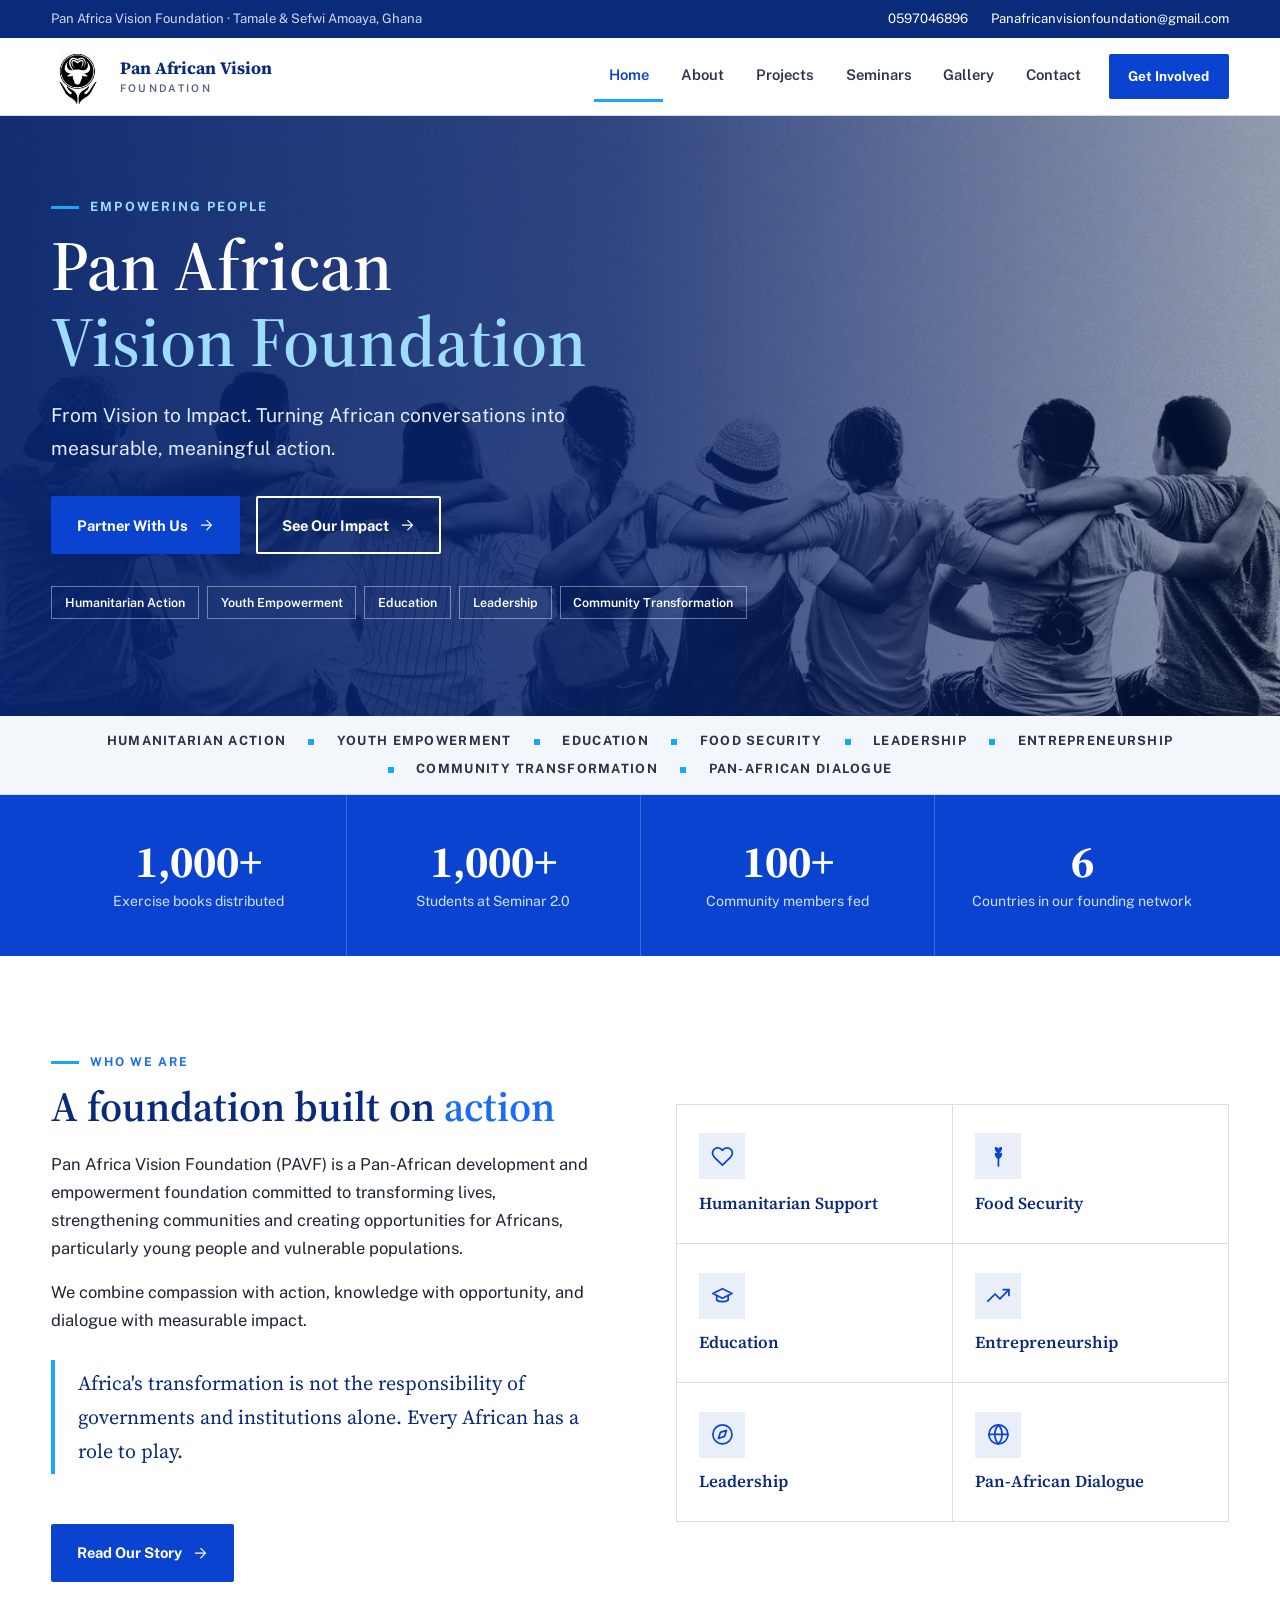
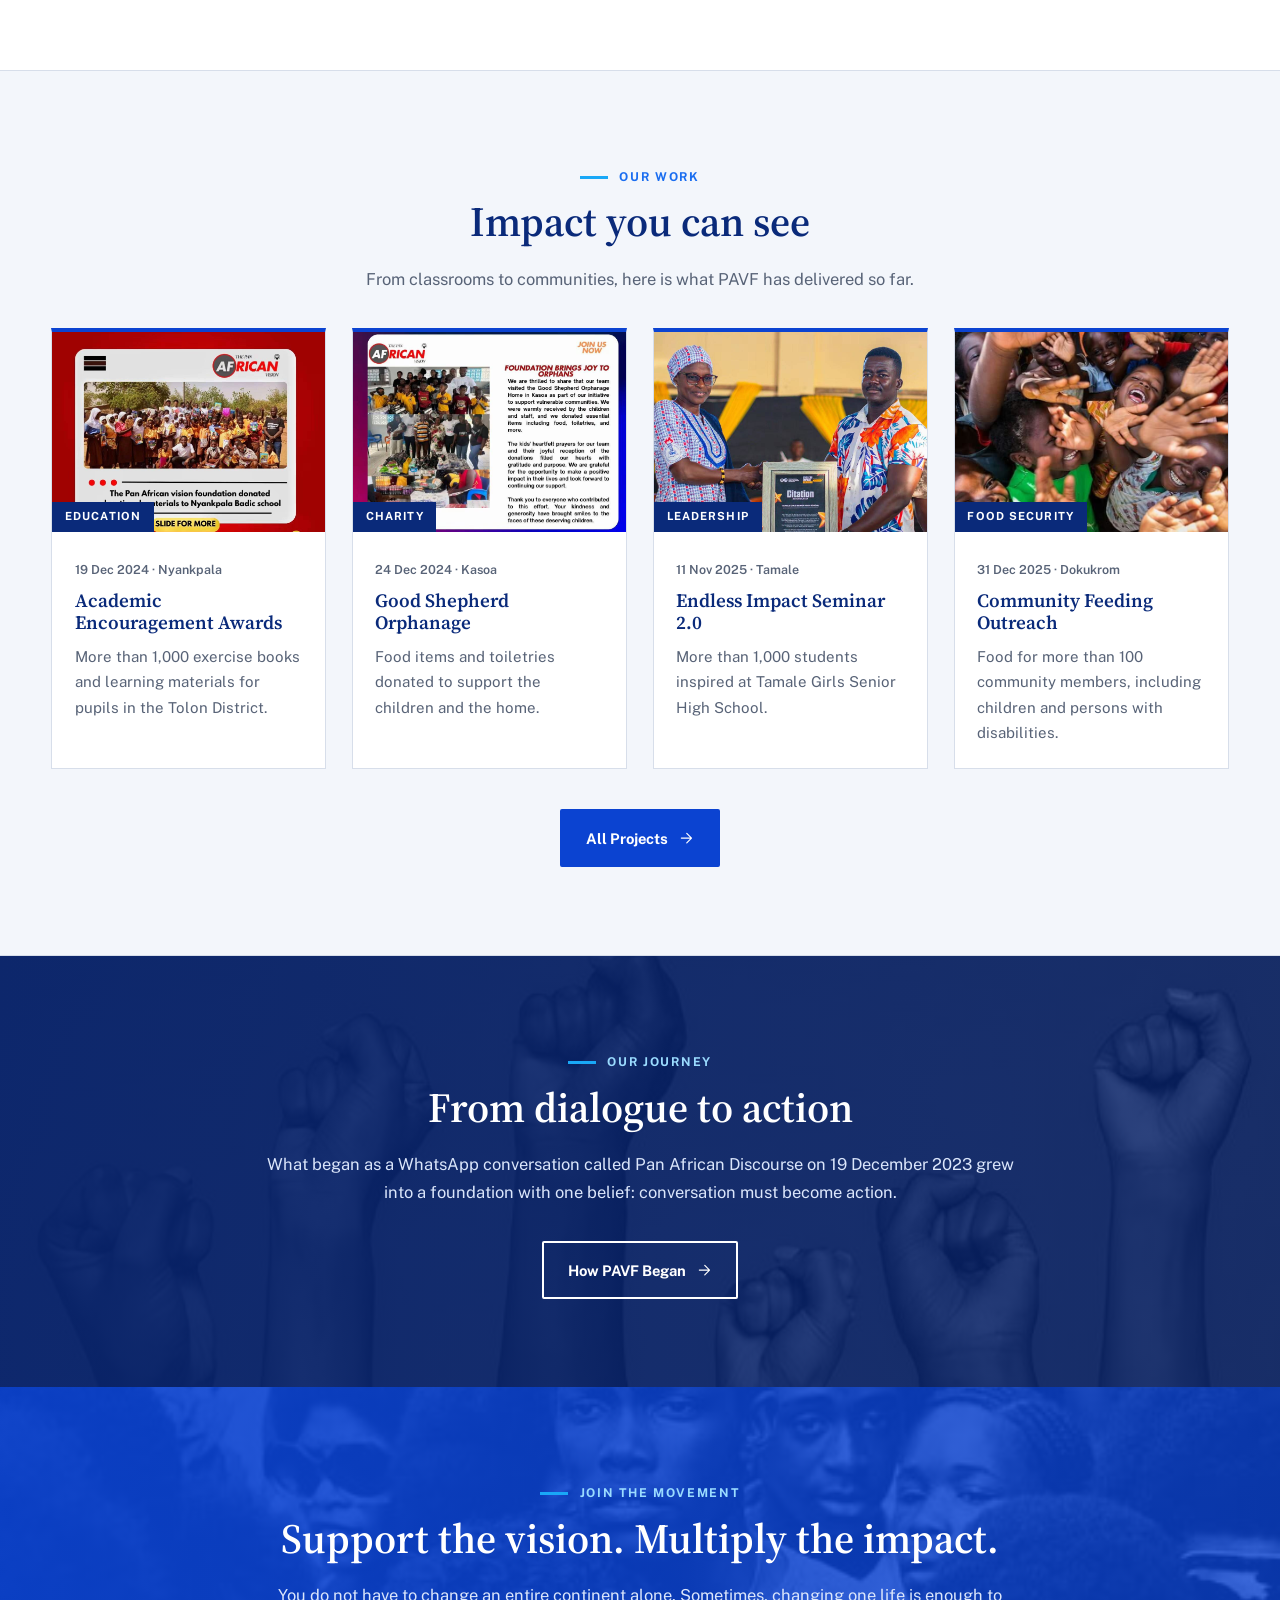
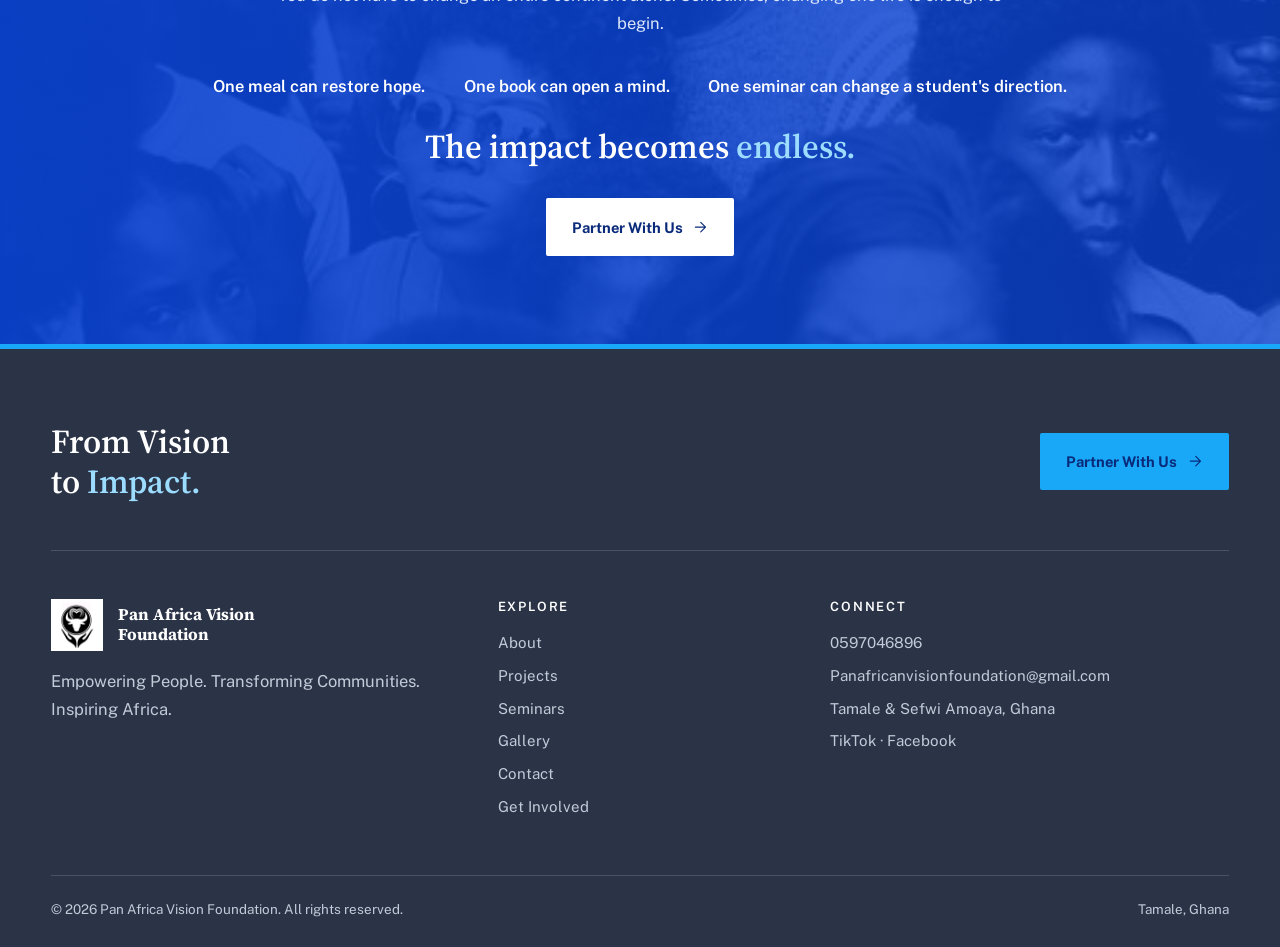
<file: index.html>
<!DOCTYPE html>
<html lang="en">
<head>
<meta charset="UTF-8">
<meta name="viewport" content="width=device-width, initial-scale=1">
<title>Home | Pan African Vision Foundation</title>
<meta name="description" content="Pan Africa Vision Foundation (PAVF): Pan-African development and empowerment. Humanitarian action, youth empowerment, education and community transformation in Ghana.">
<meta property="og:title" content="Home | Pan African Vision Foundation">
<meta property="og:description" content="Pan Africa Vision Foundation (PAVF): Pan-African development and empowerment. Humanitarian action, youth empowerment, education and community transformation in Ghana.">
<meta property="og:image" content="images/hero.jpg">
<meta name="theme-color" content="#0a1a30">
<link rel="icon" href="images/logo.jpg">
<link rel="preconnect" href="https://fonts.googleapis.com">
<link rel="preconnect" href="https://fonts.gstatic.com" crossorigin>
<link href="https://fonts.googleapis.com/css2?family=Public+Sans:wght@400;500;600;700&family=Source+Serif+4:opsz,wght@8..60,500;8..60,600;8..60,700&display=swap" rel="stylesheet">
<link rel="stylesheet" href="style.css">
</head>
<body data-solid="0">
<svg width="0" height="0" style="position:absolute" aria-hidden="true"><defs><symbol id="i-calendar" viewBox="0 0 24 24"><rect x="3" y="4" width="18" height="18" rx="2"/><path d="M16 2v4M8 2v4M3 10h18"/></symbol><symbol id="i-pin" viewBox="0 0 24 24"><path d="M20 10c0 6-8 12-8 12S4 16 4 10a8 8 0 0116 0z"/><circle cx="12" cy="10" r="3"/></symbol><symbol id="i-users" viewBox="0 0 24 24"><path d="M17 21v-2a4 4 0 00-4-4H5a4 4 0 00-4 4v2"/><circle cx="9" cy="7" r="4"/><path d="M23 21v-2a4 4 0 00-3-3.87M16 3.13a4 4 0 010 7.75"/></symbol><symbol id="i-phone" viewBox="0 0 24 24"><path d="M22 16.9v3a2 2 0 01-2.2 2 19.8 19.8 0 01-8.6-3.1 19.5 19.5 0 01-6-6A19.8 19.8 0 012.1 4.2 2 2 0 014.1 2h3a2 2 0 012 1.7c.1 1 .4 1.9.7 2.8a2 2 0 01-.5 2.1L8.1 9.9a16 16 0 006 6l1.3-1.3a2 2 0 012.1-.4c.9.3 1.8.6 2.8.7a2 2 0 011.7 2z"/></symbol><symbol id="i-mail" viewBox="0 0 24 24"><rect x="2" y="4" width="20" height="16" rx="2"/><path d="M22 7l-10 6L2 7"/></symbol><symbol id="i-heart" viewBox="0 0 24 24"><path d="M20.8 4.6a5.5 5.5 0 00-7.8 0L12 5.7l-1-1.1a5.5 5.5 0 00-7.8 7.8l1 1.1L12 21l7.8-7.5 1-1.1a5.5 5.5 0 000-7.8z"/></symbol><symbol id="i-wheat" viewBox="0 0 24 24"><path d="M12 22V8"/><path d="M12 8c-2-1-3-3-3-5 2 0 3 2 3 5zm0 0c2-1 3-3 3-5-2 0-3 2-3 5zM12 14c-2-1-3-3-3-5 2 0 3 2 3 5zm0 0c2-1 3-3 3-5-2 0-3 2-3 5z"/></symbol><symbol id="i-cap" viewBox="0 0 24 24"><path d="M22 10L12 5 2 10l10 5 10-5z"/><path d="M6 12v5c3 2 9 2 12 0v-5"/></symbol><symbol id="i-trend" viewBox="0 0 24 24"><path d="M23 6l-9.5 9.5-5-5L1 18"/><path d="M17 6h6v6"/></symbol><symbol id="i-compass" viewBox="0 0 24 24"><circle cx="12" cy="12" r="10"/><path d="M16.2 7.8l-2 6.3-6.4 2.1 2-6.3z"/></symbol><symbol id="i-globe" viewBox="0 0 24 24"><circle cx="12" cy="12" r="10"/><path d="M2 12h20M12 2a15 15 0 010 20 15 15 0 010-20z"/></symbol><symbol id="i-coins" viewBox="0 0 24 24"><circle cx="12" cy="12" r="9"/><path d="M14.5 9a2.5 2.5 0 00-2.5-1.5c-1.4 0-2.5.8-2.5 2s1 1.6 2.5 2 2.5.8 2.5 2-1.1 2-2.5 2A2.5 2.5 0 019.5 15M12 6v1.5M12 16.5V18"/></symbol><symbol id="i-building" viewBox="0 0 24 24"><path d="M3 21h18M5 21V7l7-4 7 4v14M9 21v-6h6v6"/></symbol><symbol id="i-mic" viewBox="0 0 24 24"><rect x="9" y="2" width="6" height="12" rx="3"/><path d="M19 10a7 7 0 01-14 0M12 19v3"/></symbol><symbol id="i-book" viewBox="0 0 24 24"><path d="M4 19.5A2.5 2.5 0 016.5 17H20V3H6.5A2.5 2.5 0 004 5.5v14zM4 19.5A2.5 2.5 0 006.5 22H20v-5"/></symbol><symbol id="i-home" viewBox="0 0 24 24"><path d="M3 11l9-8 9 8v10a1 1 0 01-1 1h-5v-7H9v7H4a1 1 0 01-1-1z"/></symbol><symbol id="i-sprout" viewBox="0 0 24 24"><path d="M12 22V10"/><path d="M12 10c0-4-3-6-7-6 0 4 3 6 7 6zM12 13c0-3 2-5 6-5 0 4-2 5-6 5z"/></symbol><symbol id="i-link" viewBox="0 0 24 24"><path d="M10 13a5 5 0 007 0l3-3a5 5 0 00-7-7l-1 1"/><path d="M14 11a5 5 0 00-7 0l-3 3a5 5 0 007 7l1-1"/></symbol><symbol id="i-arrow" viewBox="0 0 24 24"><path d="M5 12h14M13 5l7 7-7 7"/></symbol><symbol id="i-copy" viewBox="0 0 24 24"><rect x="9" y="9" width="13" height="13" rx="2"/><path d="M5 15H4a2 2 0 01-2-2V4a2 2 0 012-2h9a2 2 0 012 2v1"/></symbol></defs></svg>
<div id="progress"></div>
<div class="topbar"><div class="container"><span>Pan Africa Vision Foundation · Tamale &amp; Sefwi Amoaya, Ghana</span><span><a href="tel:+233597046896">0597046896</a><a href="mailto:Panafricanvisionfoundation@gmail.com">Panafricanvisionfoundation@gmail.com</a></span></div></div>
<header class="nav" id="nav">
 <div class="container nav-inner">
  <a href="index.html" class="brand"><img src="images/logo.jpg" alt="PAVF logo" onerror="this.style.display='none'"><span>Pan African Vision<br><small>Foundation</small></span></a>
  <nav id="menu"><a href="index.html" class="active">Home</a><a href="about.html">About</a><a href="projects.html">Projects</a><a href="seminars.html">Seminars</a><a href="gallery.html">Gallery</a><a href="contact.html">Contact</a><a href="get-involved.html" class="btn btn-sm">Get Involved</a></nav>
  <button class="burger" id="burger" aria-label="Menu"><span></span><span></span><span></span></button>
 </div>
</header>


<section class="hero" id="home">
 <div class="hero-bg" style="background-image:url('images/bg-hero.jpg'),var(--ph)"></div><div class="hero-overlay"></div>
 <div class="container hero-inner">
  <p class="rotator" data-items="Empowering People|Transforming Communities|Inspiring Africa"></p>
  <h1 class="reveal">Pan African<br><span class="gold">Vision Foundation</span></h1>
  <p class="lead reveal">From Vision to Impact. Turning African conversations into measurable, meaningful action.</p>
  <div class="hero-cta reveal"><a href="get-involved.html" class="btn">Partner With Us <svg class="ic" aria-hidden="true"><use href="#i-arrow"/></svg></a><a href="projects.html" class="btn btn-ghost">See Our Impact <svg class="ic" aria-hidden="true"><use href="#i-arrow"/></svg></a></div>
  <ul class="tags reveal"><li>Humanitarian Action</li><li>Youth Empowerment</li><li>Education</li><li>Leadership</li><li>Community Transformation</li></ul>
 </div>
 <a href="#about" class="scroll"><span></span>Scroll</a>
</section>
<div class="marquee" aria-hidden="true"><div class="track"><span>Humanitarian Action</span><span>Youth Empowerment</span><span>Education</span><span>Food Security</span><span>Leadership</span><span>Entrepreneurship</span><span>Community Transformation</span><span>Pan-African Dialogue</span></div></div>
<section class="stats"><div class="container stats-grid">
 <div class="stat"><b data-count="1000" data-suffix="+">0</b><span>Exercise books distributed</span></div>
 <div class="stat"><b data-count="1000" data-suffix="+">0</b><span>Students at Seminar 2.0</span></div>
 <div class="stat"><b data-count="100" data-suffix="+">0</b><span>Community members fed</span></div>
 <div class="stat"><b data-count="6">0</b><span>Countries in our founding network</span></div>
</div></section>

<section class="section" id="about"><div class="container split">
 <div class="reveal"><span class="kicker">Who We Are</span><h2>A foundation built on <em>action</em></h2>
  <p>Pan Africa Vision Foundation (PAVF) is a Pan-African development and empowerment foundation committed to transforming lives, strengthening communities and creating opportunities for Africans, particularly young people and vulnerable populations.</p>
  <p>We combine compassion with action, knowledge with opportunity, and dialogue with measurable impact.</p>
  <blockquote>Africa's transformation is not the responsibility of governments and institutions alone. Every African has a role to play.</blockquote>
  <a href="about.html" class="btn" style="margin-top:1.5rem">Read Our Story <svg class="ic" aria-hidden="true"><use href="#i-arrow"/></svg></a></div>
 <div class="cards-mini reveal">
  <div class="mini"><i><svg class="ic" aria-hidden="true"><use href="#i-heart"/></svg></i><h4>Humanitarian Support</h4></div><div class="mini"><i><svg class="ic" aria-hidden="true"><use href="#i-wheat"/></svg></i><h4>Food Security</h4></div>
  <div class="mini"><i><svg class="ic" aria-hidden="true"><use href="#i-cap"/></svg></i><h4>Education</h4></div><div class="mini"><i><svg class="ic" aria-hidden="true"><use href="#i-trend"/></svg></i><h4>Entrepreneurship</h4></div>
  <div class="mini"><i><svg class="ic" aria-hidden="true"><use href="#i-compass"/></svg></i><h4>Leadership</h4></div><div class="mini"><i><svg class="ic" aria-hidden="true"><use href="#i-globe"/></svg></i><h4>Pan-African Dialogue</h4></div>
 </div></div></section>

<section class="section tint"><div class="container">
 <div class="center reveal"><span class="kicker">Our Work</span><h2>Impact you can see</h2><p class="sub">From classrooms to communities, here is what PAVF has delivered so far.</p></div>
 <div class="grid">
  <article class="card reveal"><div class="img" style="background-image:url('images/project24-education.jpg'),var(--ph)"><span class="badge">Education</span></div><div class="body"><small>19 Dec 2024 · Nyankpala</small><h3>Academic Encouragement Awards</h3><p>More than 1,000 exercise books and learning materials for pupils in the Tolon District.</p></div></article>
  <article class="card reveal"><div class="img" style="background-image:url('images/project24-orphanage.jpg'),var(--ph)"><span class="badge">Charity</span></div><div class="body"><small>24 Dec 2024 · Kasoa</small><h3>Good Shepherd Orphanage</h3><p>Food items and toiletries donated to support the children and the home.</p></div></article>
  <article class="card reveal"><div class="img" style="background-image:url('images/seminar-2.jpg'),var(--ph)"><span class="badge">Leadership</span></div><div class="body"><small>11 Nov 2025 · Tamale</small><h3>Endless Impact Seminar 2.0</h3><p>More than 1,000 students inspired at Tamale Girls Senior High School.</p></div></article>
  <article class="card reveal"><div class="img" style="background-image:url('images/feeding-outreach.jpg'),var(--ph)"><span class="badge">Food Security</span></div><div class="body"><small>31 Dec 2025 · Dokukrom</small><h3>Community Feeding Outreach</h3><p>Food for more than 100 community members, including children and persons with disabilities.</p></div></article>
 </div>
 <div class="center" style="margin-top:2.5rem"><a href="projects.html" class="btn">All Projects <svg class="ic" aria-hidden="true"><use href="#i-arrow"/></svg></a></div>
</div></section>

<section class="section dark pbg" style="--bg:url('images/bg-journey.jpg')"><div class="container center reveal">
 <span class="kicker light">Our Journey</span><h2>From dialogue to action</h2>
 <p class="sub">What began as a WhatsApp conversation called Pan African Discourse on 19 December 2023 grew into a foundation with one belief: conversation must become action.</p>
 <a href="about.html#story" class="btn btn-ghost">How PAVF Began <svg class="ic" aria-hidden="true"><use href="#i-arrow"/></svg></a></div></section>

<section class="join pbg blue" style="--bg:url('images/bg-join.jpg')"><div class="container center">
 <span class="kicker light">Join the Movement</span><h2>Support the vision. Multiply the impact.</h2>
 <p class="sub">You do not have to change an entire continent alone. Sometimes, changing one life is enough to begin.</p>
 <div class="one"><span>One meal can restore hope.</span><span>One book can open a mind.</span><span>One seminar can change a student's direction.</span></div>
 <h3 class="big">The impact becomes <em>endless.</em></h3>
 <a href="get-involved.html" class="btn btn-white">Partner With Us <svg class="ic" aria-hidden="true"><use href="#i-arrow"/></svg></a></div></section>


<footer class="footer">
 <div class="container">
  <div class="foot-cta"><h2>From Vision<br>to <em>Impact.</em></h2><a href="get-involved.html" class="btn btn-gold">Partner With Us <svg class="ic" aria-hidden="true"><use href="#i-arrow"/></svg></a></div>
  <div class="foot-grid">
   <div><div class="foot-brand"><img src="images/logo.jpg" alt="PAVF logo" onerror="this.style.display='none'"><b>Pan Africa Vision<br>Foundation</b></div>
    <p>Empowering People. Transforming Communities. Inspiring Africa.</p></div>
   <div><h4>Explore</h4><ul><li><a href="about.html">About</a></li><li><a href="projects.html">Projects</a></li><li><a href="seminars.html">Seminars</a></li><li><a href="gallery.html">Gallery</a></li><li><a href="contact.html">Contact</a></li><li><a href="get-involved.html">Get Involved</a></li></ul></div>
   <div><h4>Connect</h4><ul>
    <li><a href="tel:+233597046896">0597046896</a></li>
    <li><a href="mailto:Panafricanvisionfoundation@gmail.com">Panafricanvisionfoundation@gmail.com</a></li>
    <li>Tamale &amp; Sefwi Amoaya, Ghana</li>
    <li><a href="https://www.tiktok.com/@panafricanvision" target="_blank" rel="noopener">TikTok</a> · <a href="https://www.facebook.com/share/19waaPcjvA/?mibextid=wwXIfr" target="_blank" rel="noopener">Facebook</a></li></ul></div>
  </div>
  <div class="foot-bottom"><span>© <span class="js-year"></span> Pan Africa Vision Foundation. All rights reserved.</span><span>Tamale, Ghana</span></div>
 </div>
</footer>
<button class="to-top" id="toTop" aria-label="Back to top">↑</button>
<script src="main.js"></script>
</body>
</html>
</file>
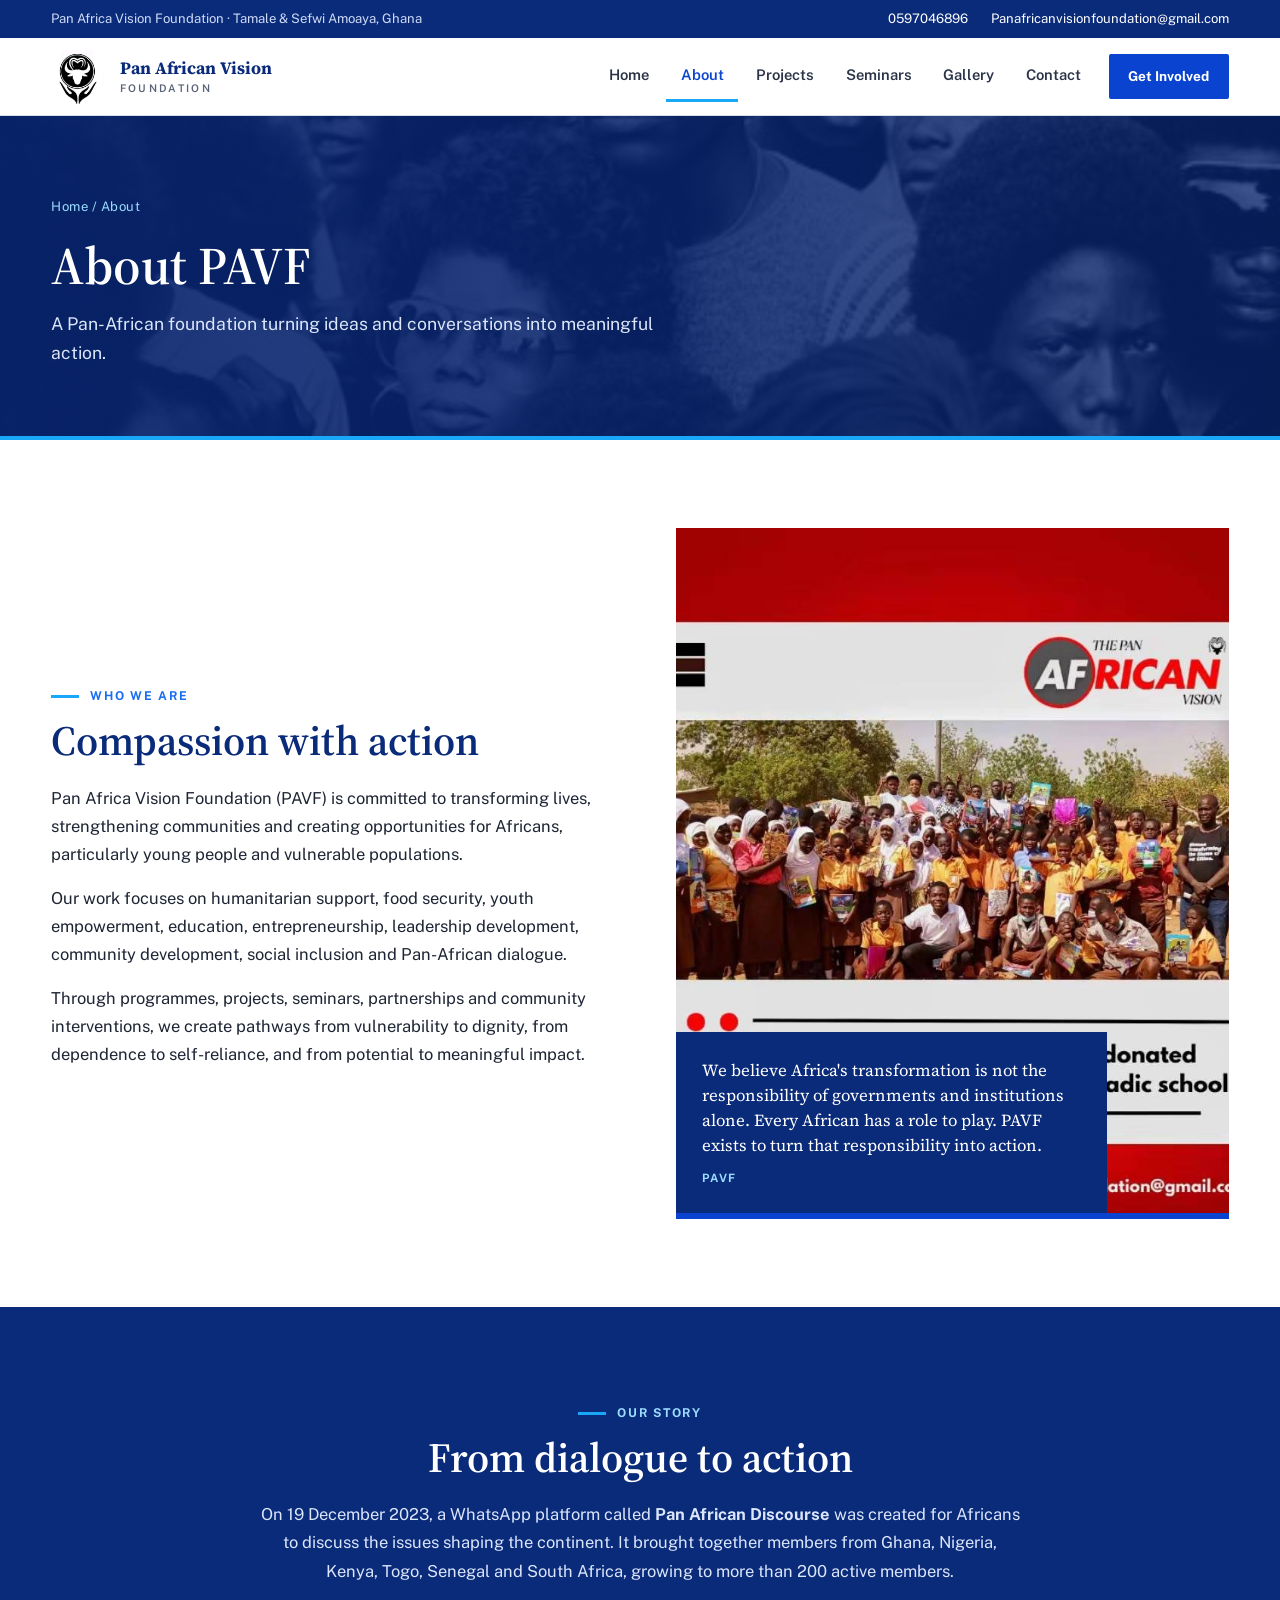
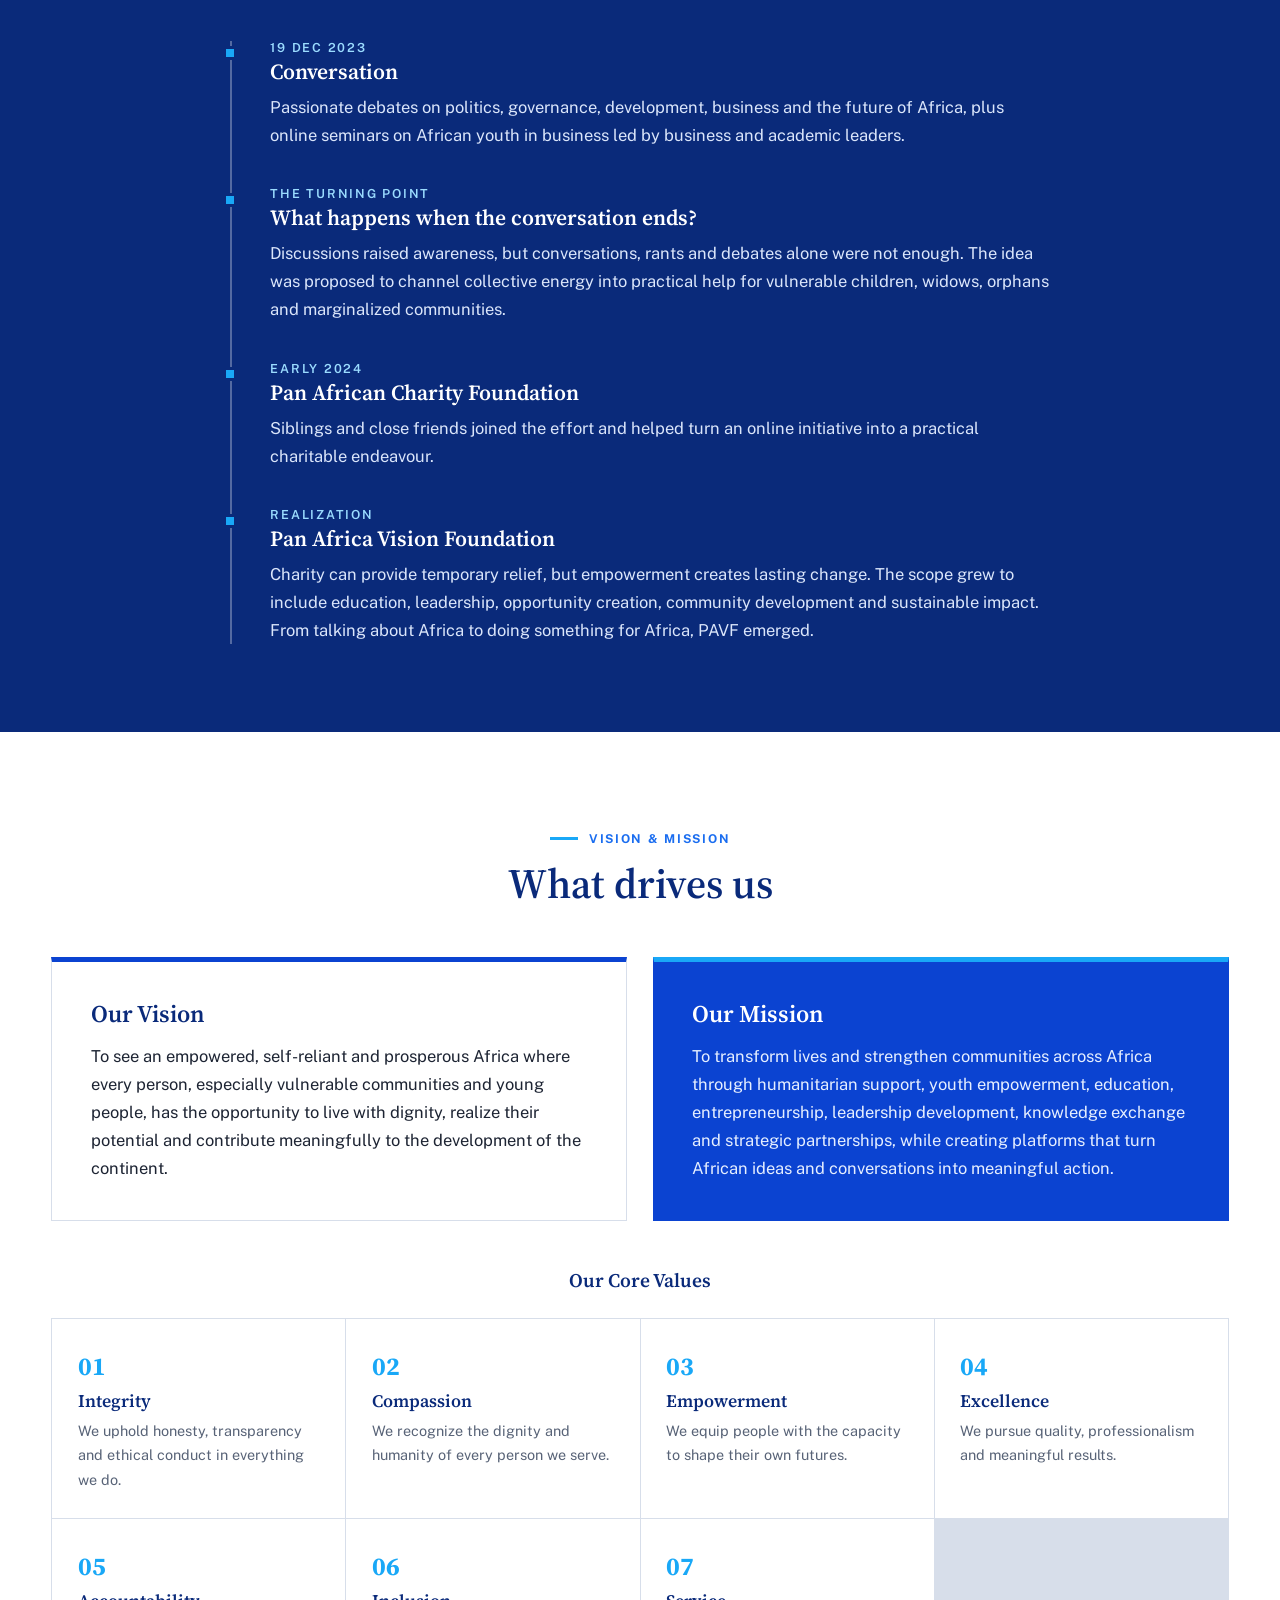
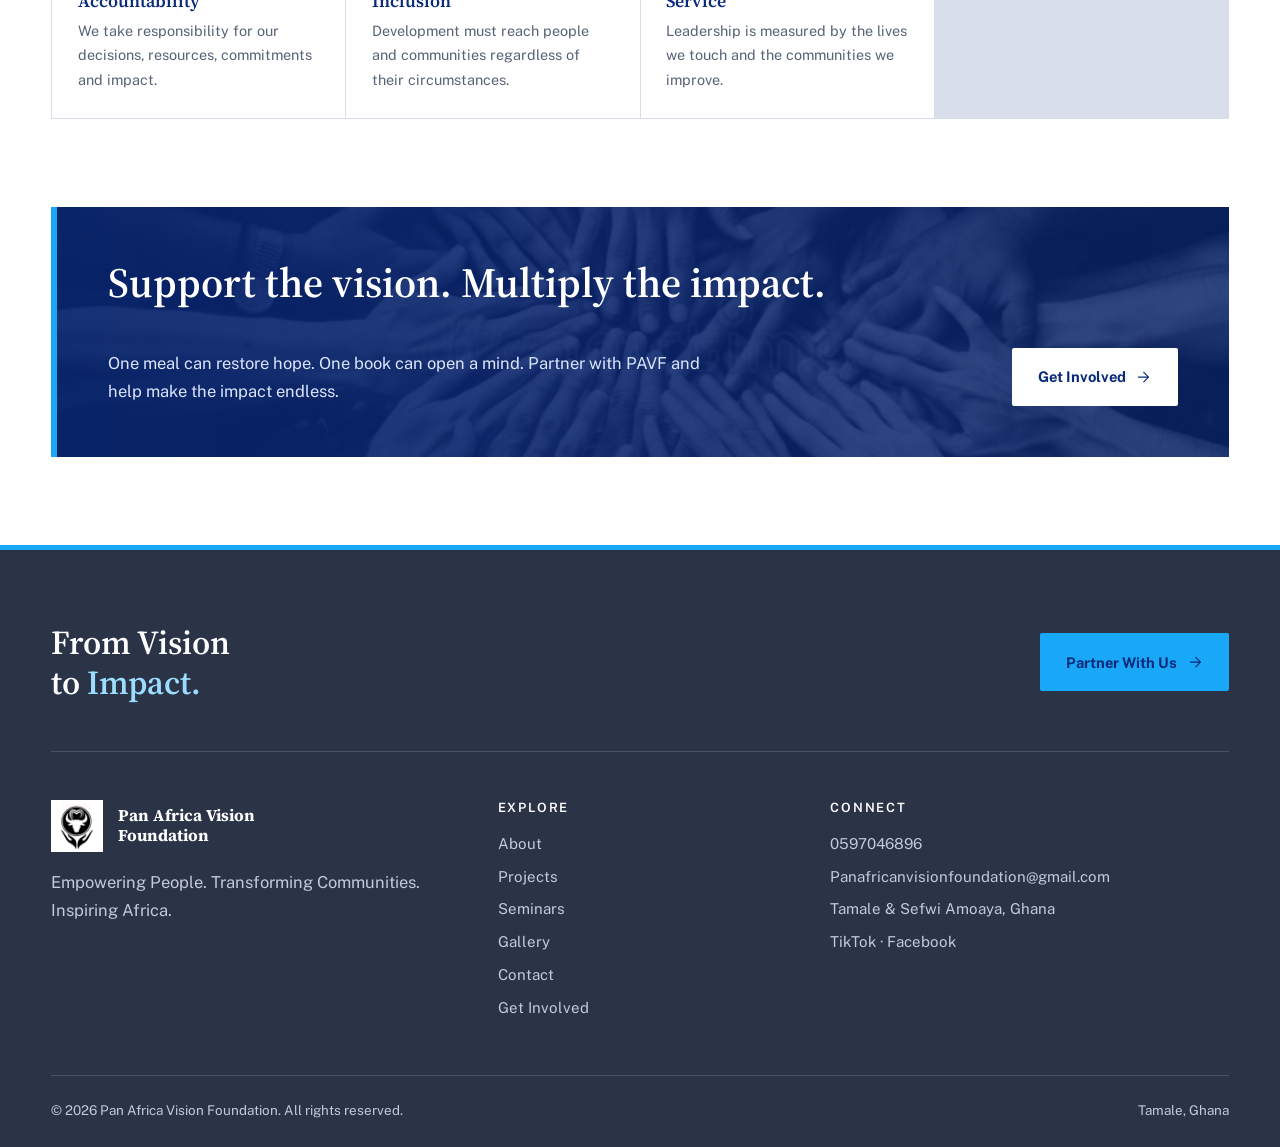
<file: about.html>
<!DOCTYPE html>
<html lang="en">
<head>
<meta charset="UTF-8">
<meta name="viewport" content="width=device-width, initial-scale=1">
<title>About Us | Pan African Vision Foundation</title>
<meta name="description" content="Our story, vision, mission and values: how a WhatsApp conversation became the Pan Africa Vision Foundation.">
<meta property="og:title" content="About Us | Pan African Vision Foundation">
<meta property="og:description" content="Our story, vision, mission and values: how a WhatsApp conversation became the Pan Africa Vision Foundation.">
<meta property="og:image" content="images/hero.jpg">
<meta name="theme-color" content="#0a1a30">
<link rel="icon" href="images/logo.jpg">
<link rel="preconnect" href="https://fonts.googleapis.com">
<link rel="preconnect" href="https://fonts.gstatic.com" crossorigin>
<link href="https://fonts.googleapis.com/css2?family=Public+Sans:wght@400;500;600;700&family=Source+Serif+4:opsz,wght@8..60,500;8..60,600;8..60,700&display=swap" rel="stylesheet">
<link rel="stylesheet" href="style.css">
</head>
<body data-solid="1">
<svg width="0" height="0" style="position:absolute" aria-hidden="true"><defs><symbol id="i-calendar" viewBox="0 0 24 24"><rect x="3" y="4" width="18" height="18" rx="2"/><path d="M16 2v4M8 2v4M3 10h18"/></symbol><symbol id="i-pin" viewBox="0 0 24 24"><path d="M20 10c0 6-8 12-8 12S4 16 4 10a8 8 0 0116 0z"/><circle cx="12" cy="10" r="3"/></symbol><symbol id="i-users" viewBox="0 0 24 24"><path d="M17 21v-2a4 4 0 00-4-4H5a4 4 0 00-4 4v2"/><circle cx="9" cy="7" r="4"/><path d="M23 21v-2a4 4 0 00-3-3.87M16 3.13a4 4 0 010 7.75"/></symbol><symbol id="i-phone" viewBox="0 0 24 24"><path d="M22 16.9v3a2 2 0 01-2.2 2 19.8 19.8 0 01-8.6-3.1 19.5 19.5 0 01-6-6A19.8 19.8 0 012.1 4.2 2 2 0 014.1 2h3a2 2 0 012 1.7c.1 1 .4 1.9.7 2.8a2 2 0 01-.5 2.1L8.1 9.9a16 16 0 006 6l1.3-1.3a2 2 0 012.1-.4c.9.3 1.8.6 2.8.7a2 2 0 011.7 2z"/></symbol><symbol id="i-mail" viewBox="0 0 24 24"><rect x="2" y="4" width="20" height="16" rx="2"/><path d="M22 7l-10 6L2 7"/></symbol><symbol id="i-heart" viewBox="0 0 24 24"><path d="M20.8 4.6a5.5 5.5 0 00-7.8 0L12 5.7l-1-1.1a5.5 5.5 0 00-7.8 7.8l1 1.1L12 21l7.8-7.5 1-1.1a5.5 5.5 0 000-7.8z"/></symbol><symbol id="i-wheat" viewBox="0 0 24 24"><path d="M12 22V8"/><path d="M12 8c-2-1-3-3-3-5 2 0 3 2 3 5zm0 0c2-1 3-3 3-5-2 0-3 2-3 5zM12 14c-2-1-3-3-3-5 2 0 3 2 3 5zm0 0c2-1 3-3 3-5-2 0-3 2-3 5z"/></symbol><symbol id="i-cap" viewBox="0 0 24 24"><path d="M22 10L12 5 2 10l10 5 10-5z"/><path d="M6 12v5c3 2 9 2 12 0v-5"/></symbol><symbol id="i-trend" viewBox="0 0 24 24"><path d="M23 6l-9.5 9.5-5-5L1 18"/><path d="M17 6h6v6"/></symbol><symbol id="i-compass" viewBox="0 0 24 24"><circle cx="12" cy="12" r="10"/><path d="M16.2 7.8l-2 6.3-6.4 2.1 2-6.3z"/></symbol><symbol id="i-globe" viewBox="0 0 24 24"><circle cx="12" cy="12" r="10"/><path d="M2 12h20M12 2a15 15 0 010 20 15 15 0 010-20z"/></symbol><symbol id="i-coins" viewBox="0 0 24 24"><circle cx="12" cy="12" r="9"/><path d="M14.5 9a2.5 2.5 0 00-2.5-1.5c-1.4 0-2.5.8-2.5 2s1 1.6 2.5 2 2.5.8 2.5 2-1.1 2-2.5 2A2.5 2.5 0 019.5 15M12 6v1.5M12 16.5V18"/></symbol><symbol id="i-building" viewBox="0 0 24 24"><path d="M3 21h18M5 21V7l7-4 7 4v14M9 21v-6h6v6"/></symbol><symbol id="i-mic" viewBox="0 0 24 24"><rect x="9" y="2" width="6" height="12" rx="3"/><path d="M19 10a7 7 0 01-14 0M12 19v3"/></symbol><symbol id="i-book" viewBox="0 0 24 24"><path d="M4 19.5A2.5 2.5 0 016.5 17H20V3H6.5A2.5 2.5 0 004 5.5v14zM4 19.5A2.5 2.5 0 006.5 22H20v-5"/></symbol><symbol id="i-home" viewBox="0 0 24 24"><path d="M3 11l9-8 9 8v10a1 1 0 01-1 1h-5v-7H9v7H4a1 1 0 01-1-1z"/></symbol><symbol id="i-sprout" viewBox="0 0 24 24"><path d="M12 22V10"/><path d="M12 10c0-4-3-6-7-6 0 4 3 6 7 6zM12 13c0-3 2-5 6-5 0 4-2 5-6 5z"/></symbol><symbol id="i-link" viewBox="0 0 24 24"><path d="M10 13a5 5 0 007 0l3-3a5 5 0 00-7-7l-1 1"/><path d="M14 11a5 5 0 00-7 0l-3 3a5 5 0 007 7l1-1"/></symbol><symbol id="i-arrow" viewBox="0 0 24 24"><path d="M5 12h14M13 5l7 7-7 7"/></symbol><symbol id="i-copy" viewBox="0 0 24 24"><rect x="9" y="9" width="13" height="13" rx="2"/><path d="M5 15H4a2 2 0 01-2-2V4a2 2 0 012-2h9a2 2 0 012 2v1"/></symbol></defs></svg>
<div id="progress"></div>
<div class="topbar"><div class="container"><span>Pan Africa Vision Foundation · Tamale &amp; Sefwi Amoaya, Ghana</span><span><a href="tel:+233597046896">0597046896</a><a href="mailto:Panafricanvisionfoundation@gmail.com">Panafricanvisionfoundation@gmail.com</a></span></div></div>
<header class="nav solid" id="nav">
 <div class="container nav-inner">
  <a href="index.html" class="brand"><img src="images/logo.jpg" alt="PAVF logo" onerror="this.style.display='none'"><span>Pan African Vision<br><small>Foundation</small></span></a>
  <nav id="menu"><a href="index.html">Home</a><a href="about.html" class="active">About</a><a href="projects.html">Projects</a><a href="seminars.html">Seminars</a><a href="gallery.html">Gallery</a><a href="contact.html">Contact</a><a href="get-involved.html" class="btn btn-sm">Get Involved</a></nav>
  <button class="burger" id="burger" aria-label="Menu"><span></span><span></span><span></span></button>
 </div>
</header>

<section class="page-hero pbg" style="--bg:url('images/bg-about.jpg')"><div class="container"><div class="crumbs"><a href="index.html">Home</a> / About</div><h1>About PAVF</h1><p>A Pan-African foundation turning ideas and conversations into meaningful action.</p></div></section>
<section class="section"><div class="container split">
 <div class="reveal"><span class="kicker">Who We Are</span><h2>Compassion with action</h2>
  <p>Pan Africa Vision Foundation (PAVF) is committed to transforming lives, strengthening communities and creating opportunities for Africans, particularly young people and vulnerable populations.</p>
  <p>Our work focuses on humanitarian support, food security, youth empowerment, education, entrepreneurship, leadership development, community development, social inclusion and Pan-African dialogue.</p>
  <p>Through programmes, projects, seminars, partnerships and community interventions, we create pathways from vulnerability to dignity, from dependence to self-reliance, and from potential to meaningful impact.</p></div>
 <div class="reveal"><div class="photo-frame" style="--bg:url('images/project24-education.jpg')"><div class="quote-box">We believe Africa's transformation is not the responsibility of governments and institutions alone. Every African has a role to play. PAVF exists to turn that responsibility into action.<b>PAVF</b></div></div></div>
</div></section>

<section class="section dark" id="story"><div class="container">
 <div class="center reveal"><span class="kicker light">Our Story</span><h2>From dialogue to action</h2>
  <p class="sub">On 19 December 2023, a WhatsApp platform called <b>Pan African Discourse</b> was created for Africans to discuss the issues shaping the continent. It brought together members from Ghana, Nigeria, Kenya, Togo, Senegal and South Africa, growing to more than 200 active members.</p></div>
 <div class="timeline">
  <div class="t-item reveal"><div class="dot"></div><h5>19 Dec 2023</h5><h3>Conversation</h3><p>Passionate debates on politics, governance, development, business and the future of Africa, plus online seminars on African youth in business led by business and academic leaders.</p></div>
  <div class="t-item reveal"><div class="dot"></div><h5>The turning point</h5><h3>What happens when the conversation ends?</h3><p>Discussions raised awareness, but conversations, rants and debates alone were not enough. The idea was proposed to channel collective energy into practical help for vulnerable children, widows, orphans and marginalized communities.</p></div>
  <div class="t-item reveal"><div class="dot"></div><h5>Early 2024</h5><h3>Pan African Charity Foundation</h3><p>Siblings and close friends joined the effort and helped turn an online initiative into a practical charitable endeavour.</p></div>
  <div class="t-item reveal"><div class="dot"></div><h5>Realization</h5><h3>Pan Africa Vision Foundation</h3><p>Charity can provide temporary relief, but empowerment creates lasting change. The scope grew to include education, leadership, opportunity creation, community development and sustainable impact. From talking about Africa to doing something for Africa, PAVF emerged.</p></div>
 </div></div></section>

<section class="section" id="vision"><div class="container">
 <div class="center reveal"><span class="kicker">Vision &amp; Mission</span><h2>What drives us</h2></div>
 <div class="vm-grid">
  <article class="vm reveal"><h3>Our Vision</h3><p>To see an empowered, self-reliant and prosperous Africa where every person, especially vulnerable communities and young people, has the opportunity to live with dignity, realize their potential and contribute meaningfully to the development of the continent.</p></article>
  <article class="vm blue reveal"><h3>Our Mission</h3><p>To transform lives and strengthen communities across Africa through humanitarian support, youth empowerment, education, entrepreneurship, leadership development, knowledge exchange and strategic partnerships, while creating platforms that turn African ideas and conversations into meaningful action.</p></article>
 </div>
 <h3 class="center sub-h reveal">Our Core Values</h3>
 <div class="values">
  <div class="val reveal"><span>01</span><h4>Integrity</h4><p>We uphold honesty, transparency and ethical conduct in everything we do.</p></div>
  <div class="val reveal"><span>02</span><h4>Compassion</h4><p>We recognize the dignity and humanity of every person we serve.</p></div>
  <div class="val reveal"><span>03</span><h4>Empowerment</h4><p>We equip people with the capacity to shape their own futures.</p></div>
  <div class="val reveal"><span>04</span><h4>Excellence</h4><p>We pursue quality, professionalism and meaningful results.</p></div>
  <div class="val reveal"><span>05</span><h4>Accountability</h4><p>We take responsibility for our decisions, resources, commitments and impact.</p></div>
  <div class="val reveal"><span>06</span><h4>Inclusion</h4><p>Development must reach people and communities regardless of their circumstances.</p></div>
  <div class="val reveal"><span>07</span><h4>Service</h4><p>Leadership is measured by the lives we touch and the communities we improve.</p></div>
 </div></div></section>
<section class="cta-wrap"><div class="container"><div class="cta-band pbg reveal" style="--bg:url('images/cta.jpg')"><h2>Support the vision. Multiply the impact.</h2><p>One meal can restore hope. One book can open a mind. Partner with PAVF and help make the impact endless.</p><a href="get-involved.html" class="btn btn-white" style="margin-top:0">Get Involved <svg class="ic" aria-hidden="true"><use href="#i-arrow"/></svg></a></div></div></section>

<footer class="footer">
 <div class="container">
  <div class="foot-cta"><h2>From Vision<br>to <em>Impact.</em></h2><a href="get-involved.html" class="btn btn-gold">Partner With Us <svg class="ic" aria-hidden="true"><use href="#i-arrow"/></svg></a></div>
  <div class="foot-grid">
   <div><div class="foot-brand"><img src="images/logo.jpg" alt="PAVF logo" onerror="this.style.display='none'"><b>Pan Africa Vision<br>Foundation</b></div>
    <p>Empowering People. Transforming Communities. Inspiring Africa.</p></div>
   <div><h4>Explore</h4><ul><li><a href="about.html">About</a></li><li><a href="projects.html">Projects</a></li><li><a href="seminars.html">Seminars</a></li><li><a href="gallery.html">Gallery</a></li><li><a href="contact.html">Contact</a></li><li><a href="get-involved.html">Get Involved</a></li></ul></div>
   <div><h4>Connect</h4><ul>
    <li><a href="tel:+233597046896">0597046896</a></li>
    <li><a href="mailto:Panafricanvisionfoundation@gmail.com">Panafricanvisionfoundation@gmail.com</a></li>
    <li>Tamale &amp; Sefwi Amoaya, Ghana</li>
    <li><a href="https://www.tiktok.com/@panafricanvision" target="_blank" rel="noopener">TikTok</a> · <a href="https://www.facebook.com/share/19waaPcjvA/?mibextid=wwXIfr" target="_blank" rel="noopener">Facebook</a></li></ul></div>
  </div>
  <div class="foot-bottom"><span>© <span class="js-year"></span> Pan Africa Vision Foundation. All rights reserved.</span><span>Tamale, Ghana</span></div>
 </div>
</footer>
<button class="to-top" id="toTop" aria-label="Back to top">↑</button>
<script src="main.js"></script>
</body>
</html>
</file>
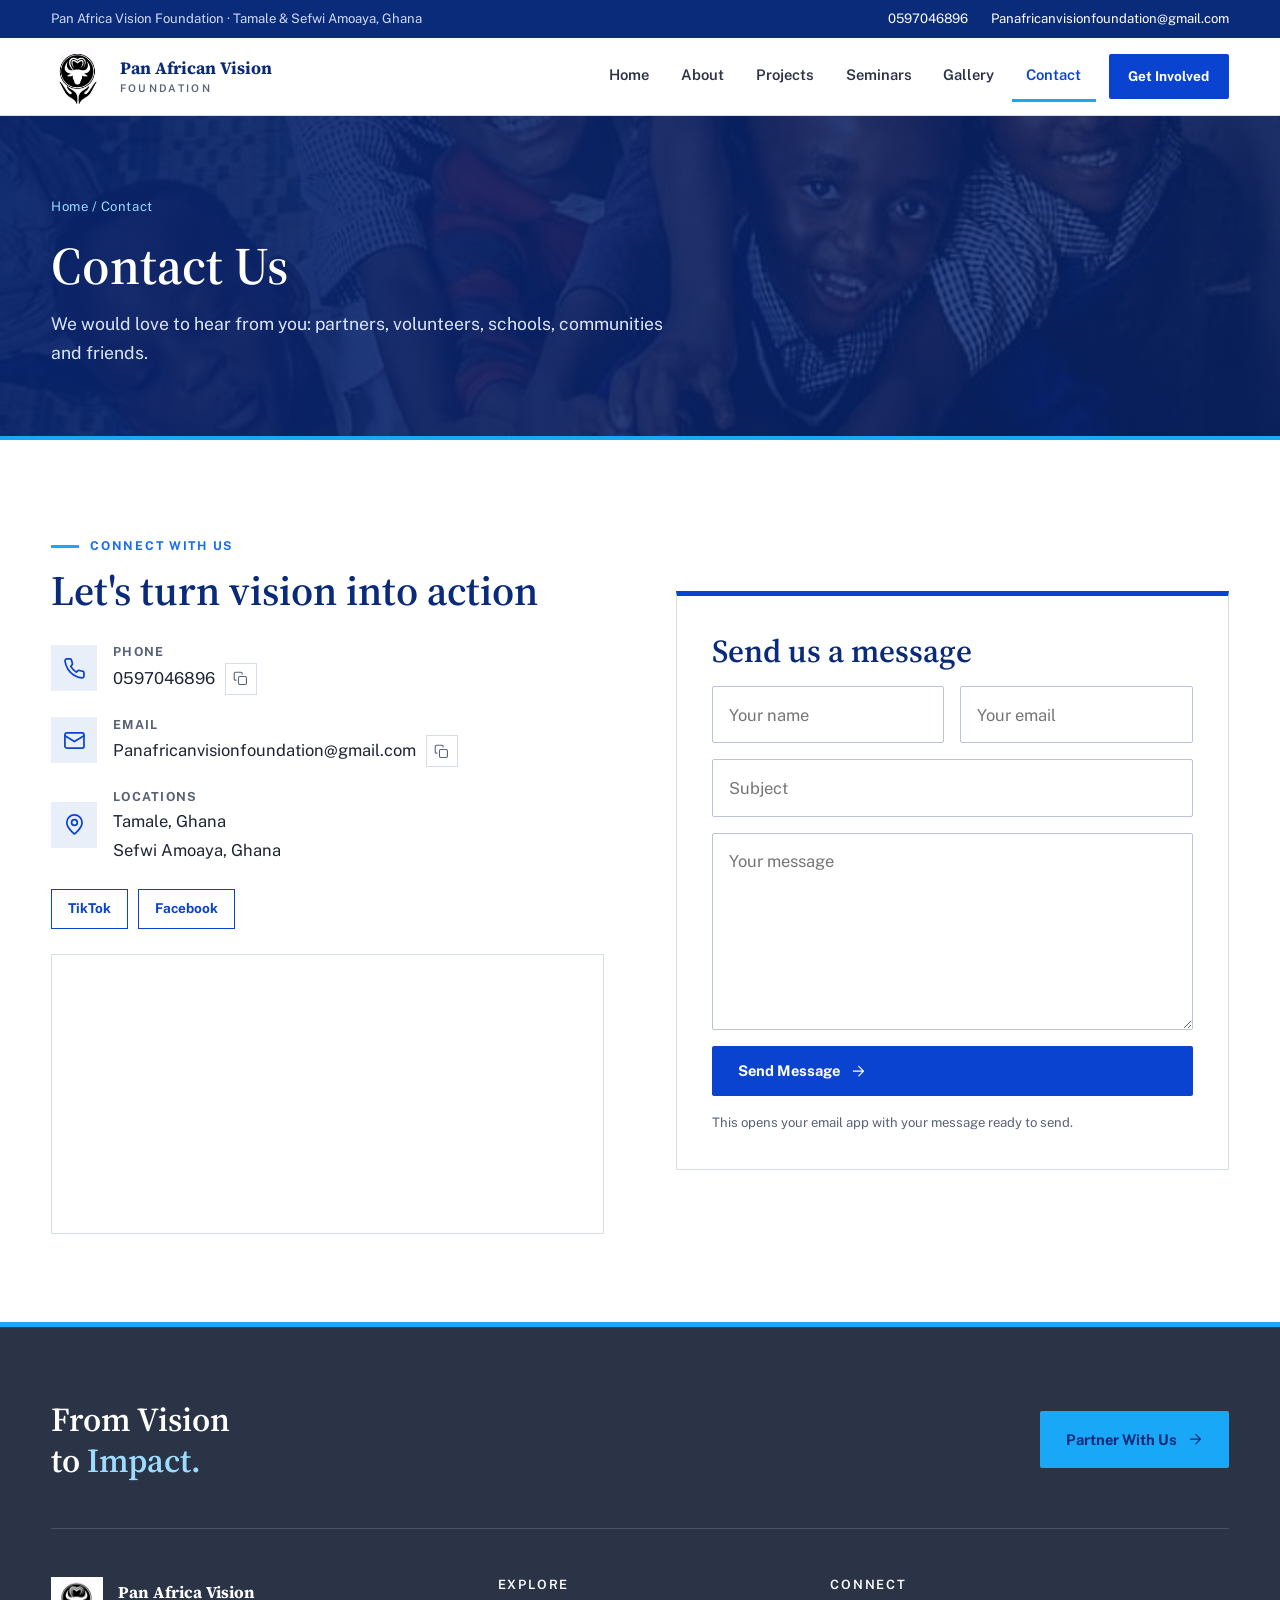
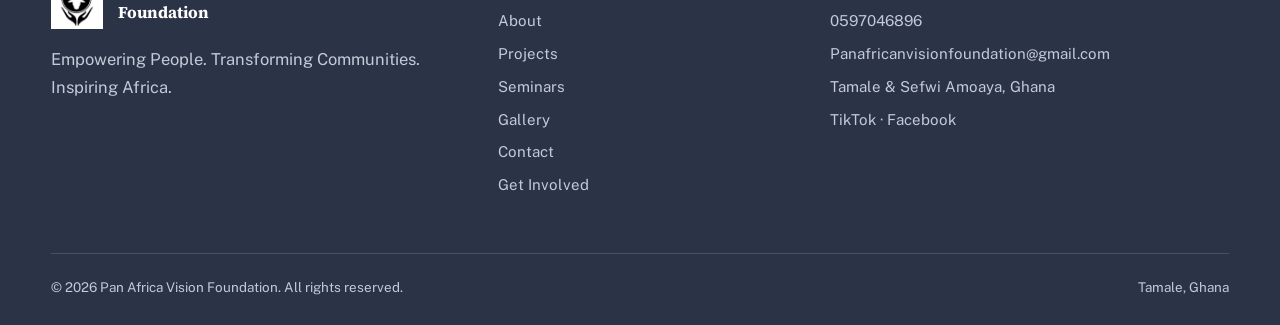
<file: contact.html>
<!DOCTYPE html>
<html lang="en">
<head>
<meta charset="UTF-8">
<meta name="viewport" content="width=device-width, initial-scale=1">
<title>Contact | Pan African Vision Foundation</title>
<meta name="description" content="Contact the Pan Africa Vision Foundation in Tamale and Sefwi Amoaya, Ghana.">
<meta property="og:title" content="Contact | Pan African Vision Foundation">
<meta property="og:description" content="Contact the Pan Africa Vision Foundation in Tamale and Sefwi Amoaya, Ghana.">
<meta property="og:image" content="images/hero.jpg">
<meta name="theme-color" content="#0a1a30">
<link rel="icon" href="images/logo.jpg">
<link rel="preconnect" href="https://fonts.googleapis.com">
<link rel="preconnect" href="https://fonts.gstatic.com" crossorigin>
<link href="https://fonts.googleapis.com/css2?family=Public+Sans:wght@400;500;600;700&family=Source+Serif+4:opsz,wght@8..60,500;8..60,600;8..60,700&display=swap" rel="stylesheet">
<link rel="stylesheet" href="style.css">
</head>
<body data-solid="1">
<svg width="0" height="0" style="position:absolute" aria-hidden="true"><defs><symbol id="i-calendar" viewBox="0 0 24 24"><rect x="3" y="4" width="18" height="18" rx="2"/><path d="M16 2v4M8 2v4M3 10h18"/></symbol><symbol id="i-pin" viewBox="0 0 24 24"><path d="M20 10c0 6-8 12-8 12S4 16 4 10a8 8 0 0116 0z"/><circle cx="12" cy="10" r="3"/></symbol><symbol id="i-users" viewBox="0 0 24 24"><path d="M17 21v-2a4 4 0 00-4-4H5a4 4 0 00-4 4v2"/><circle cx="9" cy="7" r="4"/><path d="M23 21v-2a4 4 0 00-3-3.87M16 3.13a4 4 0 010 7.75"/></symbol><symbol id="i-phone" viewBox="0 0 24 24"><path d="M22 16.9v3a2 2 0 01-2.2 2 19.8 19.8 0 01-8.6-3.1 19.5 19.5 0 01-6-6A19.8 19.8 0 012.1 4.2 2 2 0 014.1 2h3a2 2 0 012 1.7c.1 1 .4 1.9.7 2.8a2 2 0 01-.5 2.1L8.1 9.9a16 16 0 006 6l1.3-1.3a2 2 0 012.1-.4c.9.3 1.8.6 2.8.7a2 2 0 011.7 2z"/></symbol><symbol id="i-mail" viewBox="0 0 24 24"><rect x="2" y="4" width="20" height="16" rx="2"/><path d="M22 7l-10 6L2 7"/></symbol><symbol id="i-heart" viewBox="0 0 24 24"><path d="M20.8 4.6a5.5 5.5 0 00-7.8 0L12 5.7l-1-1.1a5.5 5.5 0 00-7.8 7.8l1 1.1L12 21l7.8-7.5 1-1.1a5.5 5.5 0 000-7.8z"/></symbol><symbol id="i-wheat" viewBox="0 0 24 24"><path d="M12 22V8"/><path d="M12 8c-2-1-3-3-3-5 2 0 3 2 3 5zm0 0c2-1 3-3 3-5-2 0-3 2-3 5zM12 14c-2-1-3-3-3-5 2 0 3 2 3 5zm0 0c2-1 3-3 3-5-2 0-3 2-3 5z"/></symbol><symbol id="i-cap" viewBox="0 0 24 24"><path d="M22 10L12 5 2 10l10 5 10-5z"/><path d="M6 12v5c3 2 9 2 12 0v-5"/></symbol><symbol id="i-trend" viewBox="0 0 24 24"><path d="M23 6l-9.5 9.5-5-5L1 18"/><path d="M17 6h6v6"/></symbol><symbol id="i-compass" viewBox="0 0 24 24"><circle cx="12" cy="12" r="10"/><path d="M16.2 7.8l-2 6.3-6.4 2.1 2-6.3z"/></symbol><symbol id="i-globe" viewBox="0 0 24 24"><circle cx="12" cy="12" r="10"/><path d="M2 12h20M12 2a15 15 0 010 20 15 15 0 010-20z"/></symbol><symbol id="i-coins" viewBox="0 0 24 24"><circle cx="12" cy="12" r="9"/><path d="M14.5 9a2.5 2.5 0 00-2.5-1.5c-1.4 0-2.5.8-2.5 2s1 1.6 2.5 2 2.5.8 2.5 2-1.1 2-2.5 2A2.5 2.5 0 019.5 15M12 6v1.5M12 16.5V18"/></symbol><symbol id="i-building" viewBox="0 0 24 24"><path d="M3 21h18M5 21V7l7-4 7 4v14M9 21v-6h6v6"/></symbol><symbol id="i-mic" viewBox="0 0 24 24"><rect x="9" y="2" width="6" height="12" rx="3"/><path d="M19 10a7 7 0 01-14 0M12 19v3"/></symbol><symbol id="i-book" viewBox="0 0 24 24"><path d="M4 19.5A2.5 2.5 0 016.5 17H20V3H6.5A2.5 2.5 0 004 5.5v14zM4 19.5A2.5 2.5 0 006.5 22H20v-5"/></symbol><symbol id="i-home" viewBox="0 0 24 24"><path d="M3 11l9-8 9 8v10a1 1 0 01-1 1h-5v-7H9v7H4a1 1 0 01-1-1z"/></symbol><symbol id="i-sprout" viewBox="0 0 24 24"><path d="M12 22V10"/><path d="M12 10c0-4-3-6-7-6 0 4 3 6 7 6zM12 13c0-3 2-5 6-5 0 4-2 5-6 5z"/></symbol><symbol id="i-link" viewBox="0 0 24 24"><path d="M10 13a5 5 0 007 0l3-3a5 5 0 00-7-7l-1 1"/><path d="M14 11a5 5 0 00-7 0l-3 3a5 5 0 007 7l1-1"/></symbol><symbol id="i-arrow" viewBox="0 0 24 24"><path d="M5 12h14M13 5l7 7-7 7"/></symbol><symbol id="i-copy" viewBox="0 0 24 24"><rect x="9" y="9" width="13" height="13" rx="2"/><path d="M5 15H4a2 2 0 01-2-2V4a2 2 0 012-2h9a2 2 0 012 2v1"/></symbol></defs></svg>
<div id="progress"></div>
<div class="topbar"><div class="container"><span>Pan Africa Vision Foundation · Tamale &amp; Sefwi Amoaya, Ghana</span><span><a href="tel:+233597046896">0597046896</a><a href="mailto:Panafricanvisionfoundation@gmail.com">Panafricanvisionfoundation@gmail.com</a></span></div></div>
<header class="nav solid" id="nav">
 <div class="container nav-inner">
  <a href="index.html" class="brand"><img src="images/logo.jpg" alt="PAVF logo" onerror="this.style.display='none'"><span>Pan African Vision<br><small>Foundation</small></span></a>
  <nav id="menu"><a href="index.html">Home</a><a href="about.html">About</a><a href="projects.html">Projects</a><a href="seminars.html">Seminars</a><a href="gallery.html">Gallery</a><a href="contact.html" class="active">Contact</a><a href="get-involved.html" class="btn btn-sm">Get Involved</a></nav>
  <button class="burger" id="burger" aria-label="Menu"><span></span><span></span><span></span></button>
 </div>
</header>

<section class="page-hero pbg" style="--bg:url('images/bg-contact.jpg')"><div class="container"><div class="crumbs"><a href="index.html">Home</a> / Contact</div><h1>Contact Us</h1><p>We would love to hear from you: partners, volunteers, schools, communities and friends.</p></div></section><section class="section"><div class="container split">
 <div class="reveal"><span class="kicker">Connect With Us</span><h2>Let's turn vision into action</h2>
  <ul class="contact-list">
   <li><i><svg class="ic" aria-hidden="true"><use href="#i-phone"/></svg></i><div><b>Phone</b><a href="tel:+233597046896">0597046896</a></div></li>
   <li><i><svg class="ic" aria-hidden="true"><use href="#i-mail"/></svg></i><div><b>Email</b><a href="mailto:Panafricanvisionfoundation@gmail.com">Panafricanvisionfoundation@gmail.com</a></div></li>
   <li><i><svg class="ic" aria-hidden="true"><use href="#i-pin"/></svg></i><div><b>Locations</b>Tamale, Ghana<br>Sefwi Amoaya, Ghana</div></li></ul>
  <div class="social"><a href="https://www.tiktok.com/@panafricanvision" target="_blank" rel="noopener">TikTok</a><a href="https://www.facebook.com/share/19waaPcjvA/?mibextid=wwXIfr" target="_blank" rel="noopener">Facebook</a></div>
  <div class="map-box"><iframe title="Tamale, Ghana" loading="lazy" src="https://www.google.com/maps?q=Tamale,Ghana&output=embed"></iframe></div></div>
 <form class="form reveal" data-mail="Message from PAVF website">
  <h3 style="font-size:2rem;color:var(--navy)">Send us a message</h3>
  <div class="row"><input name="Name" placeholder="Your name" required><input type="email" name="Email" placeholder="Your email" required></div>
  <input name="Subject" placeholder="Subject">
  <textarea name="Message" rows="6" placeholder="Your message" required></textarea>
  <button class="btn" type="submit">Send Message <svg class="ic" aria-hidden="true"><use href="#i-arrow"/></svg></button><p class="form-note">This opens your email app with your message ready to send.</p></form>
</div></section>

<footer class="footer">
 <div class="container">
  <div class="foot-cta"><h2>From Vision<br>to <em>Impact.</em></h2><a href="get-involved.html" class="btn btn-gold">Partner With Us <svg class="ic" aria-hidden="true"><use href="#i-arrow"/></svg></a></div>
  <div class="foot-grid">
   <div><div class="foot-brand"><img src="images/logo.jpg" alt="PAVF logo" onerror="this.style.display='none'"><b>Pan Africa Vision<br>Foundation</b></div>
    <p>Empowering People. Transforming Communities. Inspiring Africa.</p></div>
   <div><h4>Explore</h4><ul><li><a href="about.html">About</a></li><li><a href="projects.html">Projects</a></li><li><a href="seminars.html">Seminars</a></li><li><a href="gallery.html">Gallery</a></li><li><a href="contact.html">Contact</a></li><li><a href="get-involved.html">Get Involved</a></li></ul></div>
   <div><h4>Connect</h4><ul>
    <li><a href="tel:+233597046896">0597046896</a></li>
    <li><a href="mailto:Panafricanvisionfoundation@gmail.com">Panafricanvisionfoundation@gmail.com</a></li>
    <li>Tamale &amp; Sefwi Amoaya, Ghana</li>
    <li><a href="https://www.tiktok.com/@panafricanvision" target="_blank" rel="noopener">TikTok</a> · <a href="https://www.facebook.com/share/19waaPcjvA/?mibextid=wwXIfr" target="_blank" rel="noopener">Facebook</a></li></ul></div>
  </div>
  <div class="foot-bottom"><span>© <span class="js-year"></span> Pan Africa Vision Foundation. All rights reserved.</span><span>Tamale, Ghana</span></div>
 </div>
</footer>
<button class="to-top" id="toTop" aria-label="Back to top">↑</button>
<script src="main.js"></script>
</body>
</html>
</file>
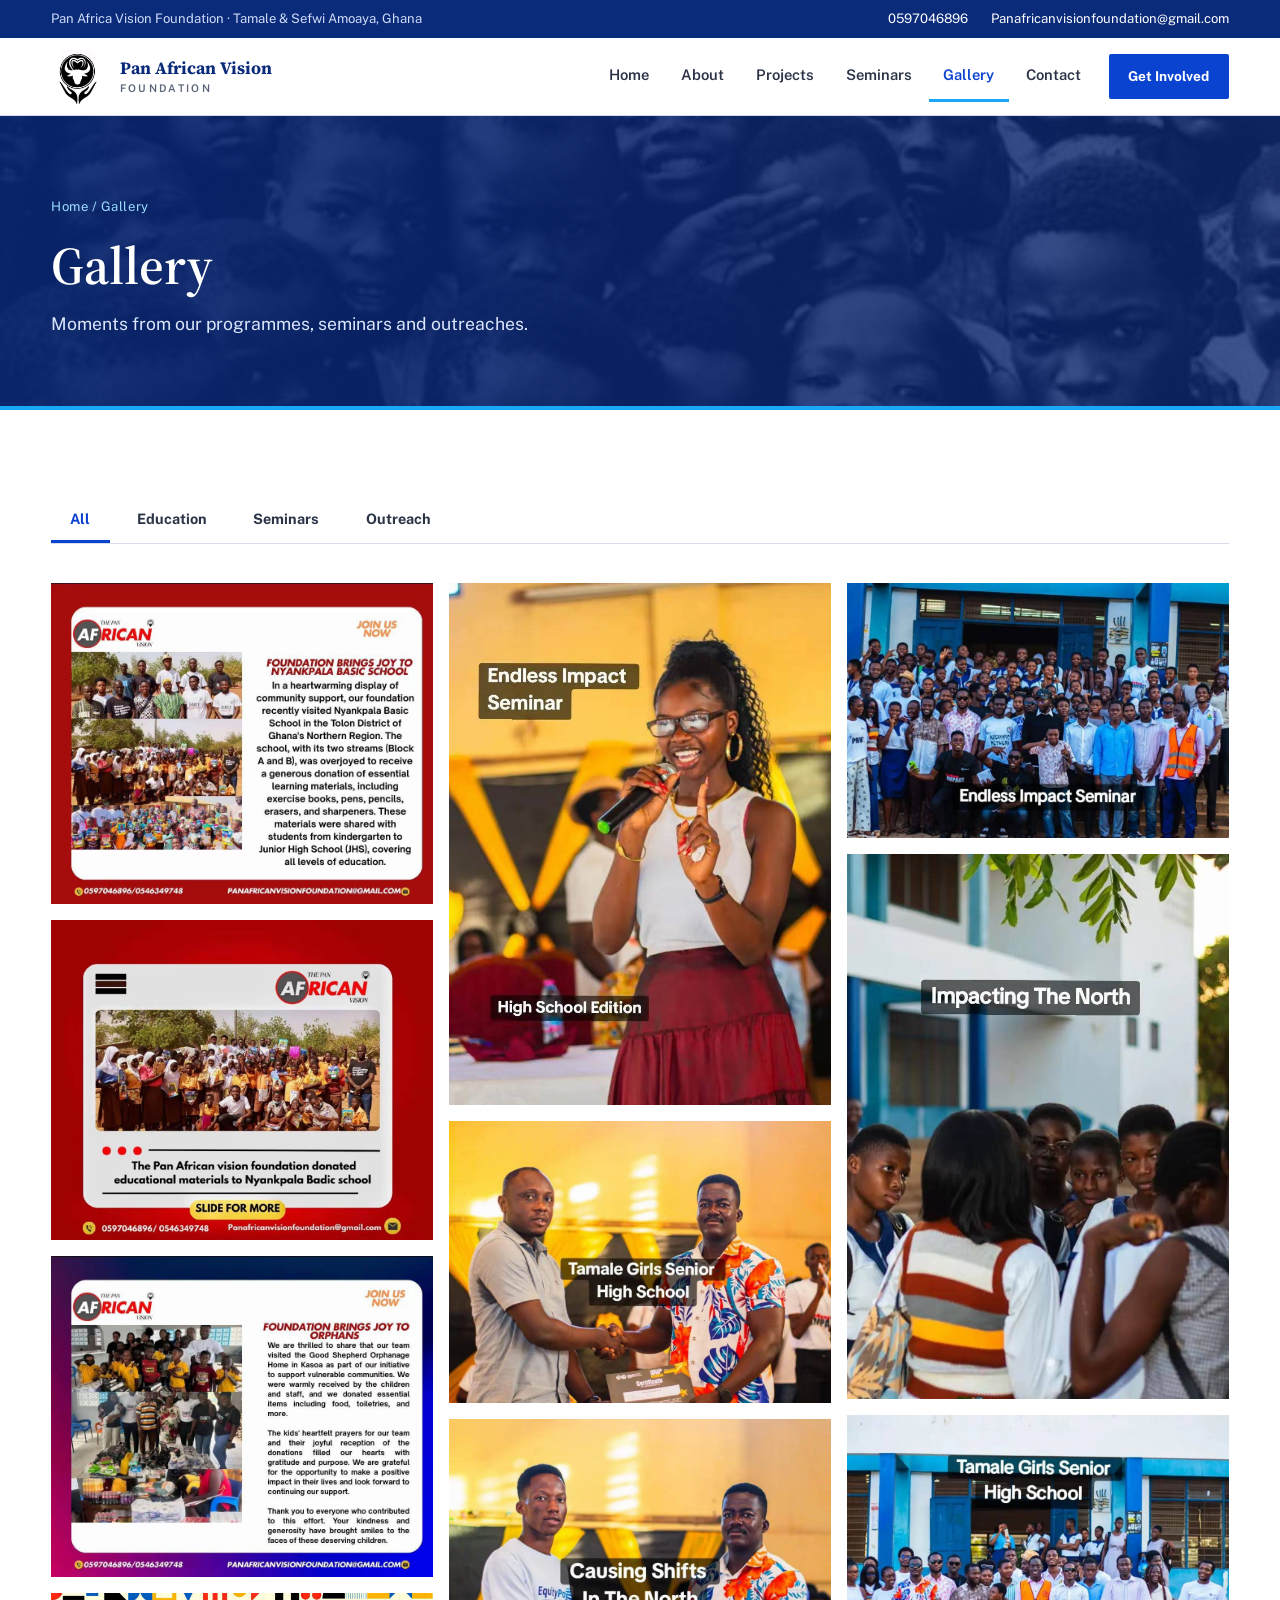
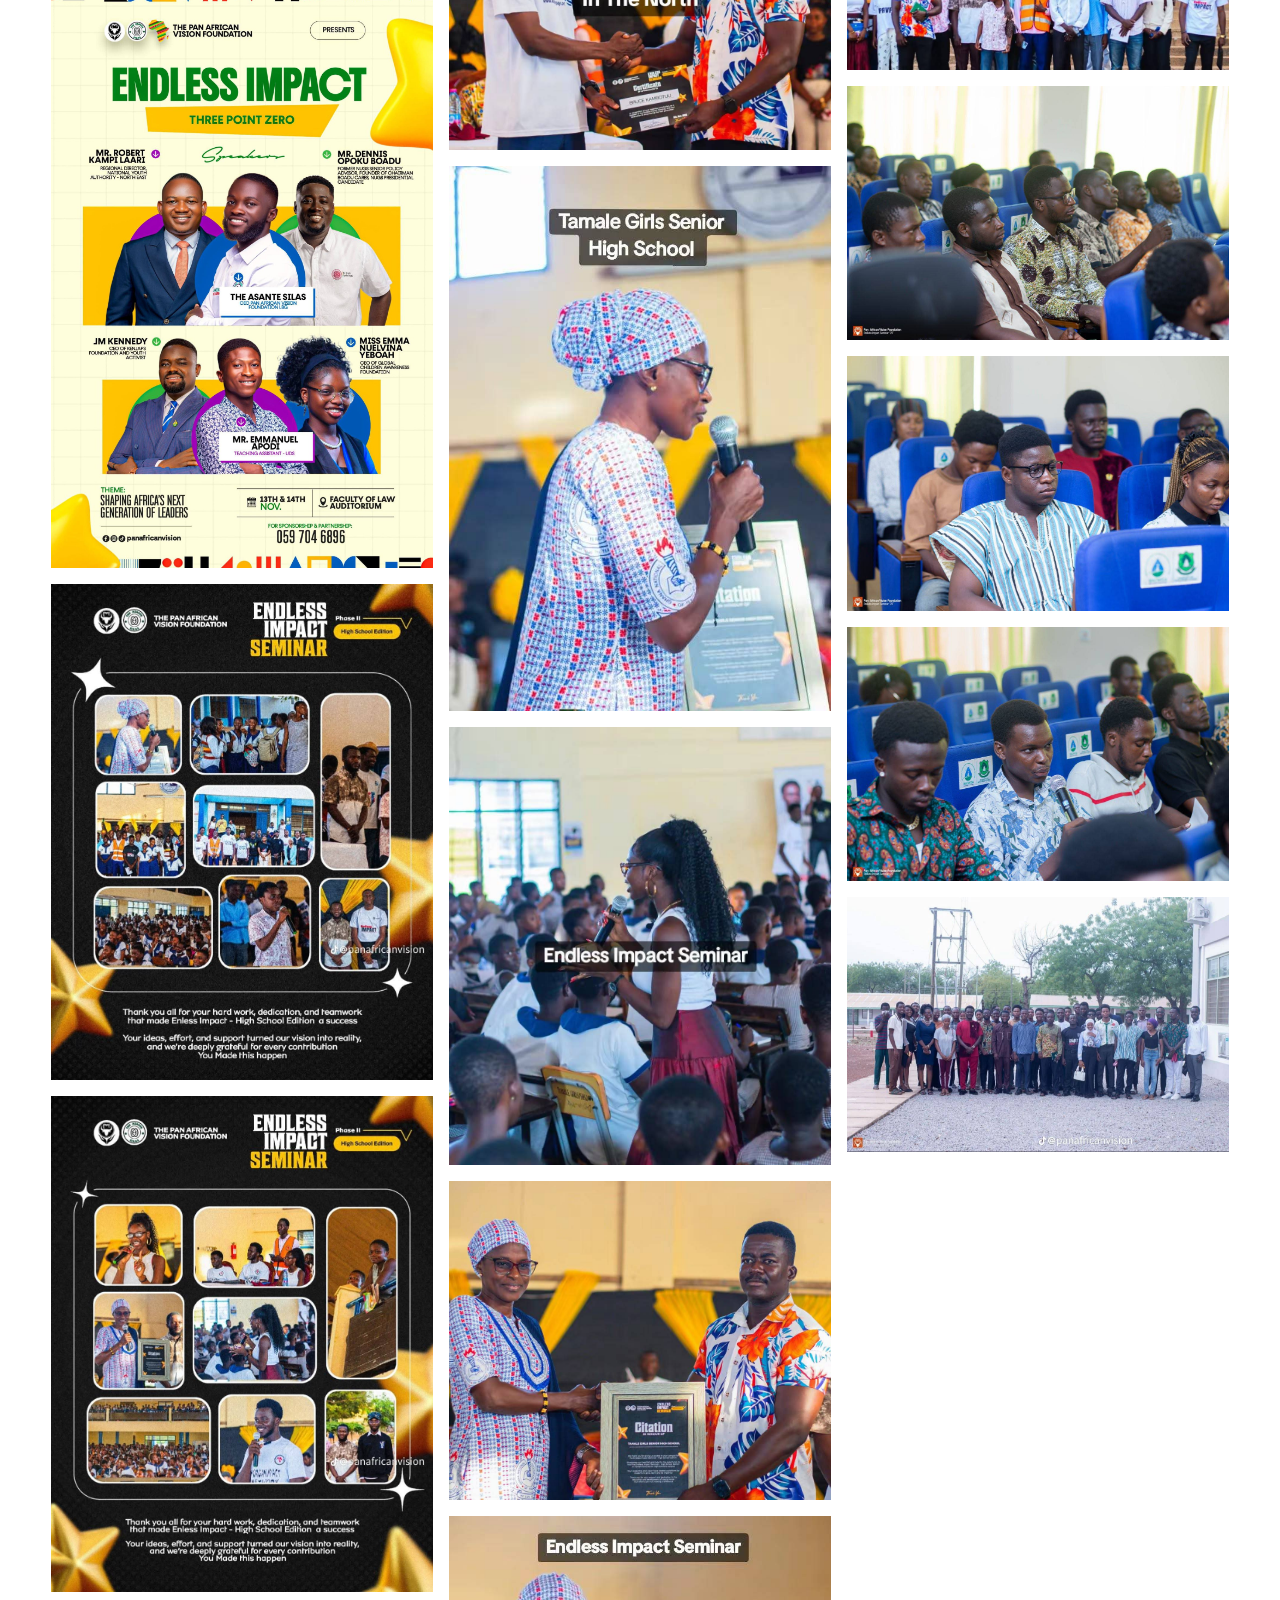
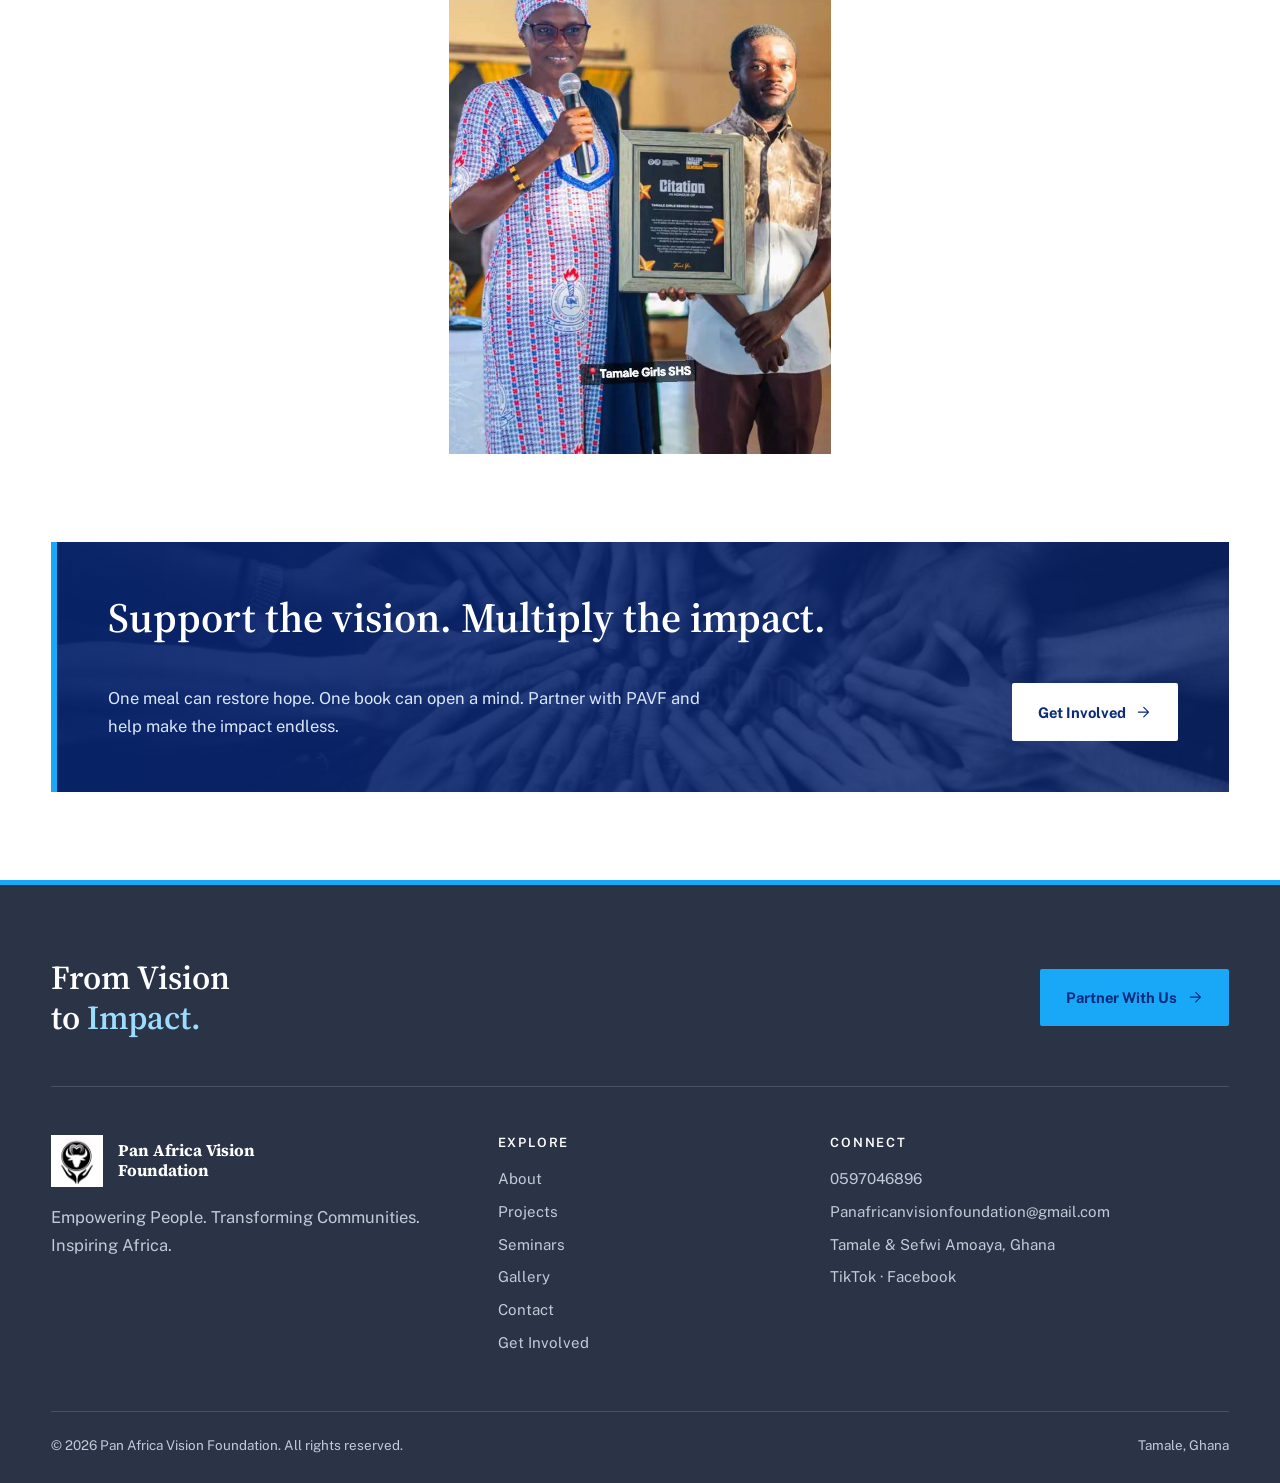
<file: gallery.html>
<!DOCTYPE html>
<html lang="en">
<head>
<meta charset="UTF-8">
<meta name="viewport" content="width=device-width, initial-scale=1">
<title>Gallery | Pan African Vision Foundation</title>
<meta name="description" content="Photos from PAVF programmes, seminars and outreaches.">
<meta property="og:title" content="Gallery | Pan African Vision Foundation">
<meta property="og:description" content="Photos from PAVF programmes, seminars and outreaches.">
<meta property="og:image" content="images/hero.jpg">
<meta name="theme-color" content="#0a1a30">
<link rel="icon" href="images/logo.jpg">
<link rel="preconnect" href="https://fonts.googleapis.com">
<link rel="preconnect" href="https://fonts.gstatic.com" crossorigin>
<link href="https://fonts.googleapis.com/css2?family=Public+Sans:wght@400;500;600;700&family=Source+Serif+4:opsz,wght@8..60,500;8..60,600;8..60,700&display=swap" rel="stylesheet">
<link rel="stylesheet" href="style.css">
</head>
<body data-solid="1">
<svg width="0" height="0" style="position:absolute" aria-hidden="true"><defs><symbol id="i-calendar" viewBox="0 0 24 24"><rect x="3" y="4" width="18" height="18" rx="2"/><path d="M16 2v4M8 2v4M3 10h18"/></symbol><symbol id="i-pin" viewBox="0 0 24 24"><path d="M20 10c0 6-8 12-8 12S4 16 4 10a8 8 0 0116 0z"/><circle cx="12" cy="10" r="3"/></symbol><symbol id="i-users" viewBox="0 0 24 24"><path d="M17 21v-2a4 4 0 00-4-4H5a4 4 0 00-4 4v2"/><circle cx="9" cy="7" r="4"/><path d="M23 21v-2a4 4 0 00-3-3.87M16 3.13a4 4 0 010 7.75"/></symbol><symbol id="i-phone" viewBox="0 0 24 24"><path d="M22 16.9v3a2 2 0 01-2.2 2 19.8 19.8 0 01-8.6-3.1 19.5 19.5 0 01-6-6A19.8 19.8 0 012.1 4.2 2 2 0 014.1 2h3a2 2 0 012 1.7c.1 1 .4 1.9.7 2.8a2 2 0 01-.5 2.1L8.1 9.9a16 16 0 006 6l1.3-1.3a2 2 0 012.1-.4c.9.3 1.8.6 2.8.7a2 2 0 011.7 2z"/></symbol><symbol id="i-mail" viewBox="0 0 24 24"><rect x="2" y="4" width="20" height="16" rx="2"/><path d="M22 7l-10 6L2 7"/></symbol><symbol id="i-heart" viewBox="0 0 24 24"><path d="M20.8 4.6a5.5 5.5 0 00-7.8 0L12 5.7l-1-1.1a5.5 5.5 0 00-7.8 7.8l1 1.1L12 21l7.8-7.5 1-1.1a5.5 5.5 0 000-7.8z"/></symbol><symbol id="i-wheat" viewBox="0 0 24 24"><path d="M12 22V8"/><path d="M12 8c-2-1-3-3-3-5 2 0 3 2 3 5zm0 0c2-1 3-3 3-5-2 0-3 2-3 5zM12 14c-2-1-3-3-3-5 2 0 3 2 3 5zm0 0c2-1 3-3 3-5-2 0-3 2-3 5z"/></symbol><symbol id="i-cap" viewBox="0 0 24 24"><path d="M22 10L12 5 2 10l10 5 10-5z"/><path d="M6 12v5c3 2 9 2 12 0v-5"/></symbol><symbol id="i-trend" viewBox="0 0 24 24"><path d="M23 6l-9.5 9.5-5-5L1 18"/><path d="M17 6h6v6"/></symbol><symbol id="i-compass" viewBox="0 0 24 24"><circle cx="12" cy="12" r="10"/><path d="M16.2 7.8l-2 6.3-6.4 2.1 2-6.3z"/></symbol><symbol id="i-globe" viewBox="0 0 24 24"><circle cx="12" cy="12" r="10"/><path d="M2 12h20M12 2a15 15 0 010 20 15 15 0 010-20z"/></symbol><symbol id="i-coins" viewBox="0 0 24 24"><circle cx="12" cy="12" r="9"/><path d="M14.5 9a2.5 2.5 0 00-2.5-1.5c-1.4 0-2.5.8-2.5 2s1 1.6 2.5 2 2.5.8 2.5 2-1.1 2-2.5 2A2.5 2.5 0 019.5 15M12 6v1.5M12 16.5V18"/></symbol><symbol id="i-building" viewBox="0 0 24 24"><path d="M3 21h18M5 21V7l7-4 7 4v14M9 21v-6h6v6"/></symbol><symbol id="i-mic" viewBox="0 0 24 24"><rect x="9" y="2" width="6" height="12" rx="3"/><path d="M19 10a7 7 0 01-14 0M12 19v3"/></symbol><symbol id="i-book" viewBox="0 0 24 24"><path d="M4 19.5A2.5 2.5 0 016.5 17H20V3H6.5A2.5 2.5 0 004 5.5v14zM4 19.5A2.5 2.5 0 006.5 22H20v-5"/></symbol><symbol id="i-home" viewBox="0 0 24 24"><path d="M3 11l9-8 9 8v10a1 1 0 01-1 1h-5v-7H9v7H4a1 1 0 01-1-1z"/></symbol><symbol id="i-sprout" viewBox="0 0 24 24"><path d="M12 22V10"/><path d="M12 10c0-4-3-6-7-6 0 4 3 6 7 6zM12 13c0-3 2-5 6-5 0 4-2 5-6 5z"/></symbol><symbol id="i-link" viewBox="0 0 24 24"><path d="M10 13a5 5 0 007 0l3-3a5 5 0 00-7-7l-1 1"/><path d="M14 11a5 5 0 00-7 0l-3 3a5 5 0 007 7l1-1"/></symbol><symbol id="i-arrow" viewBox="0 0 24 24"><path d="M5 12h14M13 5l7 7-7 7"/></symbol><symbol id="i-copy" viewBox="0 0 24 24"><rect x="9" y="9" width="13" height="13" rx="2"/><path d="M5 15H4a2 2 0 01-2-2V4a2 2 0 012-2h9a2 2 0 012 2v1"/></symbol></defs></svg>
<div id="progress"></div>
<div class="topbar"><div class="container"><span>Pan Africa Vision Foundation · Tamale &amp; Sefwi Amoaya, Ghana</span><span><a href="tel:+233597046896">0597046896</a><a href="mailto:Panafricanvisionfoundation@gmail.com">Panafricanvisionfoundation@gmail.com</a></span></div></div>
<header class="nav solid" id="nav">
 <div class="container nav-inner">
  <a href="index.html" class="brand"><img src="images/logo.jpg" alt="PAVF logo" onerror="this.style.display='none'"><span>Pan African Vision<br><small>Foundation</small></span></a>
  <nav id="menu"><a href="index.html">Home</a><a href="about.html">About</a><a href="projects.html">Projects</a><a href="seminars.html">Seminars</a><a href="gallery.html" class="active">Gallery</a><a href="contact.html">Contact</a><a href="get-involved.html" class="btn btn-sm">Get Involved</a></nav>
  <button class="burger" id="burger" aria-label="Menu"><span></span><span></span><span></span></button>
 </div>
</header>

<section class="page-hero pbg" style="--bg:url('images/bg-gallery.jpg')"><div class="container"><div class="crumbs"><a href="index.html">Home</a> / Gallery</div><h1>Gallery</h1><p>Moments from our programmes, seminars and outreaches.</p></div></section><section class="section"><div class="container">
<div class="filters"><button class="on" data-f="all">All</button><button data-f="edu">Education</button><button data-f="sem">Seminars</button><button data-f="out">Outreach</button></div>
<!--GALLERY-START-->
<div class="gallery">
<a class="g-item reveal" href="images/gallery/edu-nyankpala-basic-school.jpg" data-cat="edu" data-cap="Nyankpala Basic School"><img src="images/gallery/edu-nyankpala-basic-school.jpg" alt="Nyankpala Basic School" loading="lazy" onerror="this.style.display='none'"><span>Nyankpala Basic School</span></a>
<a class="g-item reveal" href="images/gallery/edu-nyankpala-book-donation.jpg" data-cat="edu" data-cap="Nyankpala Book Donation"><img src="images/gallery/edu-nyankpala-book-donation.jpg" alt="Nyankpala Book Donation" loading="lazy" onerror="this.style.display='none'"><span>Nyankpala Book Donation</span></a>
<a class="g-item reveal" href="images/gallery/out-good-shepherd-orphanage-kasoa.jpg" data-cat="out" data-cap="Good Shepherd Orphanage Kasoa"><img src="images/gallery/out-good-shepherd-orphanage-kasoa.jpg" alt="Good Shepherd Orphanage Kasoa" loading="lazy" onerror="this.style.display='none'"><span>Good Shepherd Orphanage Kasoa</span></a>
<a class="g-item reveal" href="images/gallery/sem-endless-impact-3-0-poster.jpg" data-cat="sem" data-cap="Endless Impact 3.0 Poster"><img src="images/gallery/sem-endless-impact-3-0-poster.jpg" alt="Endless Impact 3.0 Poster" loading="lazy" onerror="this.style.display='none'"><span>Endless Impact 3.0 Poster</span></a>
<a class="g-item reveal" href="images/gallery/sem-high-school-edition-highlights-1.jpg" data-cat="sem" data-cap="High School Edition Highlights 1"><img src="images/gallery/sem-high-school-edition-highlights-1.jpg" alt="High School Edition Highlights 1" loading="lazy" onerror="this.style.display='none'"><span>High School Edition Highlights 1</span></a>
<a class="g-item reveal" href="images/gallery/sem-high-school-edition-highlights-2.jpg" data-cat="sem" data-cap="High School Edition Highlights 2"><img src="images/gallery/sem-high-school-edition-highlights-2.jpg" alt="High School Edition Highlights 2" loading="lazy" onerror="this.style.display='none'"><span>High School Edition Highlights 2</span></a>
<a class="g-item reveal" href="images/gallery/sem-high-school-edition-speaker.jpg" data-cat="sem" data-cap="High School Edition Speaker"><img src="images/gallery/sem-high-school-edition-speaker.jpg" alt="High School Edition Speaker" loading="lazy" onerror="this.style.display='none'"><span>High School Edition Speaker</span></a>
<a class="g-item reveal" href="images/gallery/sem-school-certificate.jpg" data-cat="sem" data-cap="School Certificate"><img src="images/gallery/sem-school-certificate.jpg" alt="School Certificate" loading="lazy" onerror="this.style.display='none'"><span>School Certificate</span></a>
<a class="g-item reveal" href="images/gallery/sem-speaker-certificate.jpg" data-cat="sem" data-cap="Speaker Certificate"><img src="images/gallery/sem-speaker-certificate.jpg" alt="Speaker Certificate" loading="lazy" onerror="this.style.display='none'"><span>Speaker Certificate</span></a>
<a class="g-item reveal" href="images/gallery/sem-tamale-girls-shs-address.jpg" data-cat="sem" data-cap="Tamale Girls Shs Address"><img src="images/gallery/sem-tamale-girls-shs-address.jpg" alt="Tamale Girls Shs Address" loading="lazy" onerror="this.style.display='none'"><span>Tamale Girls Shs Address</span></a>
<a class="g-item reveal" href="images/gallery/sem-tamale-girls-shs-audience.jpg" data-cat="sem" data-cap="Tamale Girls Shs Audience"><img src="images/gallery/sem-tamale-girls-shs-audience.jpg" alt="Tamale Girls Shs Audience" loading="lazy" onerror="this.style.display='none'"><span>Tamale Girls Shs Audience</span></a>
<a class="g-item reveal" href="images/gallery/sem-tamale-girls-shs-citation-handshake.jpg" data-cat="sem" data-cap="Tamale Girls Shs Citation Handshake"><img src="images/gallery/sem-tamale-girls-shs-citation-handshake.jpg" alt="Tamale Girls Shs Citation Handshake" loading="lazy" onerror="this.style.display='none'"><span>Tamale Girls Shs Citation Handshake</span></a>
<a class="g-item reveal" href="images/gallery/sem-tamale-girls-shs-citation.jpg" data-cat="sem" data-cap="Tamale Girls Shs Citation"><img src="images/gallery/sem-tamale-girls-shs-citation.jpg" alt="Tamale Girls Shs Citation" loading="lazy" onerror="this.style.display='none'"><span>Tamale Girls Shs Citation</span></a>
<a class="g-item reveal" href="images/gallery/sem-tamale-girls-shs-group-photo.jpg" data-cat="sem" data-cap="Tamale Girls Shs Group Photo"><img src="images/gallery/sem-tamale-girls-shs-group-photo.jpg" alt="Tamale Girls Shs Group Photo" loading="lazy" onerror="this.style.display='none'"><span>Tamale Girls Shs Group Photo</span></a>
<a class="g-item reveal" href="images/gallery/sem-tamale-girls-shs-students.jpg" data-cat="sem" data-cap="Tamale Girls Shs Students"><img src="images/gallery/sem-tamale-girls-shs-students.jpg" alt="Tamale Girls Shs Students" loading="lazy" onerror="this.style.display='none'"><span>Tamale Girls Shs Students</span></a>
<a class="g-item reveal" href="images/gallery/sem-tamale-girls-shs-team.jpg" data-cat="sem" data-cap="Tamale Girls Shs Team"><img src="images/gallery/sem-tamale-girls-shs-team.jpg" alt="Tamale Girls Shs Team" loading="lazy" onerror="this.style.display='none'"><span>Tamale Girls Shs Team</span></a>
<a class="g-item reveal" href="images/gallery/sem-uds-seminar-audience-1.jpg" data-cat="sem" data-cap="Uds Seminar Audience 1"><img src="images/gallery/sem-uds-seminar-audience-1.jpg" alt="Uds Seminar Audience 1" loading="lazy" onerror="this.style.display='none'"><span>Uds Seminar Audience 1</span></a>
<a class="g-item reveal" href="images/gallery/sem-uds-seminar-audience-2.jpg" data-cat="sem" data-cap="Uds Seminar Audience 2"><img src="images/gallery/sem-uds-seminar-audience-2.jpg" alt="Uds Seminar Audience 2" loading="lazy" onerror="this.style.display='none'"><span>Uds Seminar Audience 2</span></a>
<a class="g-item reveal" href="images/gallery/sem-uds-seminar-discussion.jpg" data-cat="sem" data-cap="Uds Seminar Discussion"><img src="images/gallery/sem-uds-seminar-discussion.jpg" alt="Uds Seminar Discussion" loading="lazy" onerror="this.style.display='none'"><span>Uds Seminar Discussion</span></a>
<a class="g-item reveal" href="images/gallery/sem-uds-seminar-group-photo.jpg" data-cat="sem" data-cap="Uds Seminar Group Photo"><img src="images/gallery/sem-uds-seminar-group-photo.jpg" alt="Uds Seminar Group Photo" loading="lazy" onerror="this.style.display='none'"><span>Uds Seminar Group Photo</span></a>
<a class="g-item reveal" href="images/gallery/sem-uds-seminar-participants.jpg" data-cat="sem" data-cap="Uds Seminar Participants"><img src="images/gallery/sem-uds-seminar-participants.jpg" alt="Uds Seminar Participants" loading="lazy" onerror="this.style.display='none'"><span>Uds Seminar Participants</span></a>
<a class="g-item reveal" href="images/gallery/sem-uds-seminar-questions.jpg" data-cat="sem" data-cap="Uds Seminar Questions"><img src="images/gallery/sem-uds-seminar-questions.jpg" alt="Uds Seminar Questions" loading="lazy" onerror="this.style.display='none'"><span>Uds Seminar Questions</span></a>
<a class="g-item reveal" href="images/gallery/sem-uds-seminar-speaker.jpg" data-cat="sem" data-cap="Uds Seminar Speaker"><img src="images/gallery/sem-uds-seminar-speaker.jpg" alt="Uds Seminar Speaker" loading="lazy" onerror="this.style.display='none'"><span>Uds Seminar Speaker</span></a>
</div>
<!--GALLERY-END-->
</div></section>
<div class="lightbox" id="lightbox"><button class="close" aria-label="Close">×</button><button class="prev" aria-label="Previous">‹</button><button class="next" aria-label="Next">›</button><img alt=""><p></p><span class="count"></span></div><section class="cta-wrap"><div class="container"><div class="cta-band pbg reveal" style="--bg:url('images/cta.jpg')"><h2>Support the vision. Multiply the impact.</h2><p>One meal can restore hope. One book can open a mind. Partner with PAVF and help make the impact endless.</p><a href="get-involved.html" class="btn btn-white" style="margin-top:0">Get Involved <svg class="ic" aria-hidden="true"><use href="#i-arrow"/></svg></a></div></div></section>

<footer class="footer">
 <div class="container">
  <div class="foot-cta"><h2>From Vision<br>to <em>Impact.</em></h2><a href="get-involved.html" class="btn btn-gold">Partner With Us <svg class="ic" aria-hidden="true"><use href="#i-arrow"/></svg></a></div>
  <div class="foot-grid">
   <div><div class="foot-brand"><img src="images/logo.jpg" alt="PAVF logo" onerror="this.style.display='none'"><b>Pan Africa Vision<br>Foundation</b></div>
    <p>Empowering People. Transforming Communities. Inspiring Africa.</p></div>
   <div><h4>Explore</h4><ul><li><a href="about.html">About</a></li><li><a href="projects.html">Projects</a></li><li><a href="seminars.html">Seminars</a></li><li><a href="gallery.html">Gallery</a></li><li><a href="contact.html">Contact</a></li><li><a href="get-involved.html">Get Involved</a></li></ul></div>
   <div><h4>Connect</h4><ul>
    <li><a href="tel:+233597046896">0597046896</a></li>
    <li><a href="mailto:Panafricanvisionfoundation@gmail.com">Panafricanvisionfoundation@gmail.com</a></li>
    <li>Tamale &amp; Sefwi Amoaya, Ghana</li>
    <li><a href="https://www.tiktok.com/@panafricanvision" target="_blank" rel="noopener">TikTok</a> · <a href="https://www.facebook.com/share/19waaPcjvA/?mibextid=wwXIfr" target="_blank" rel="noopener">Facebook</a></li></ul></div>
  </div>
  <div class="foot-bottom"><span>© <span class="js-year"></span> Pan Africa Vision Foundation. All rights reserved.</span><span>Tamale, Ghana</span></div>
 </div>
</footer>
<button class="to-top" id="toTop" aria-label="Back to top">↑</button>
<script src="main.js"></script>
</body>
</html>
</file>
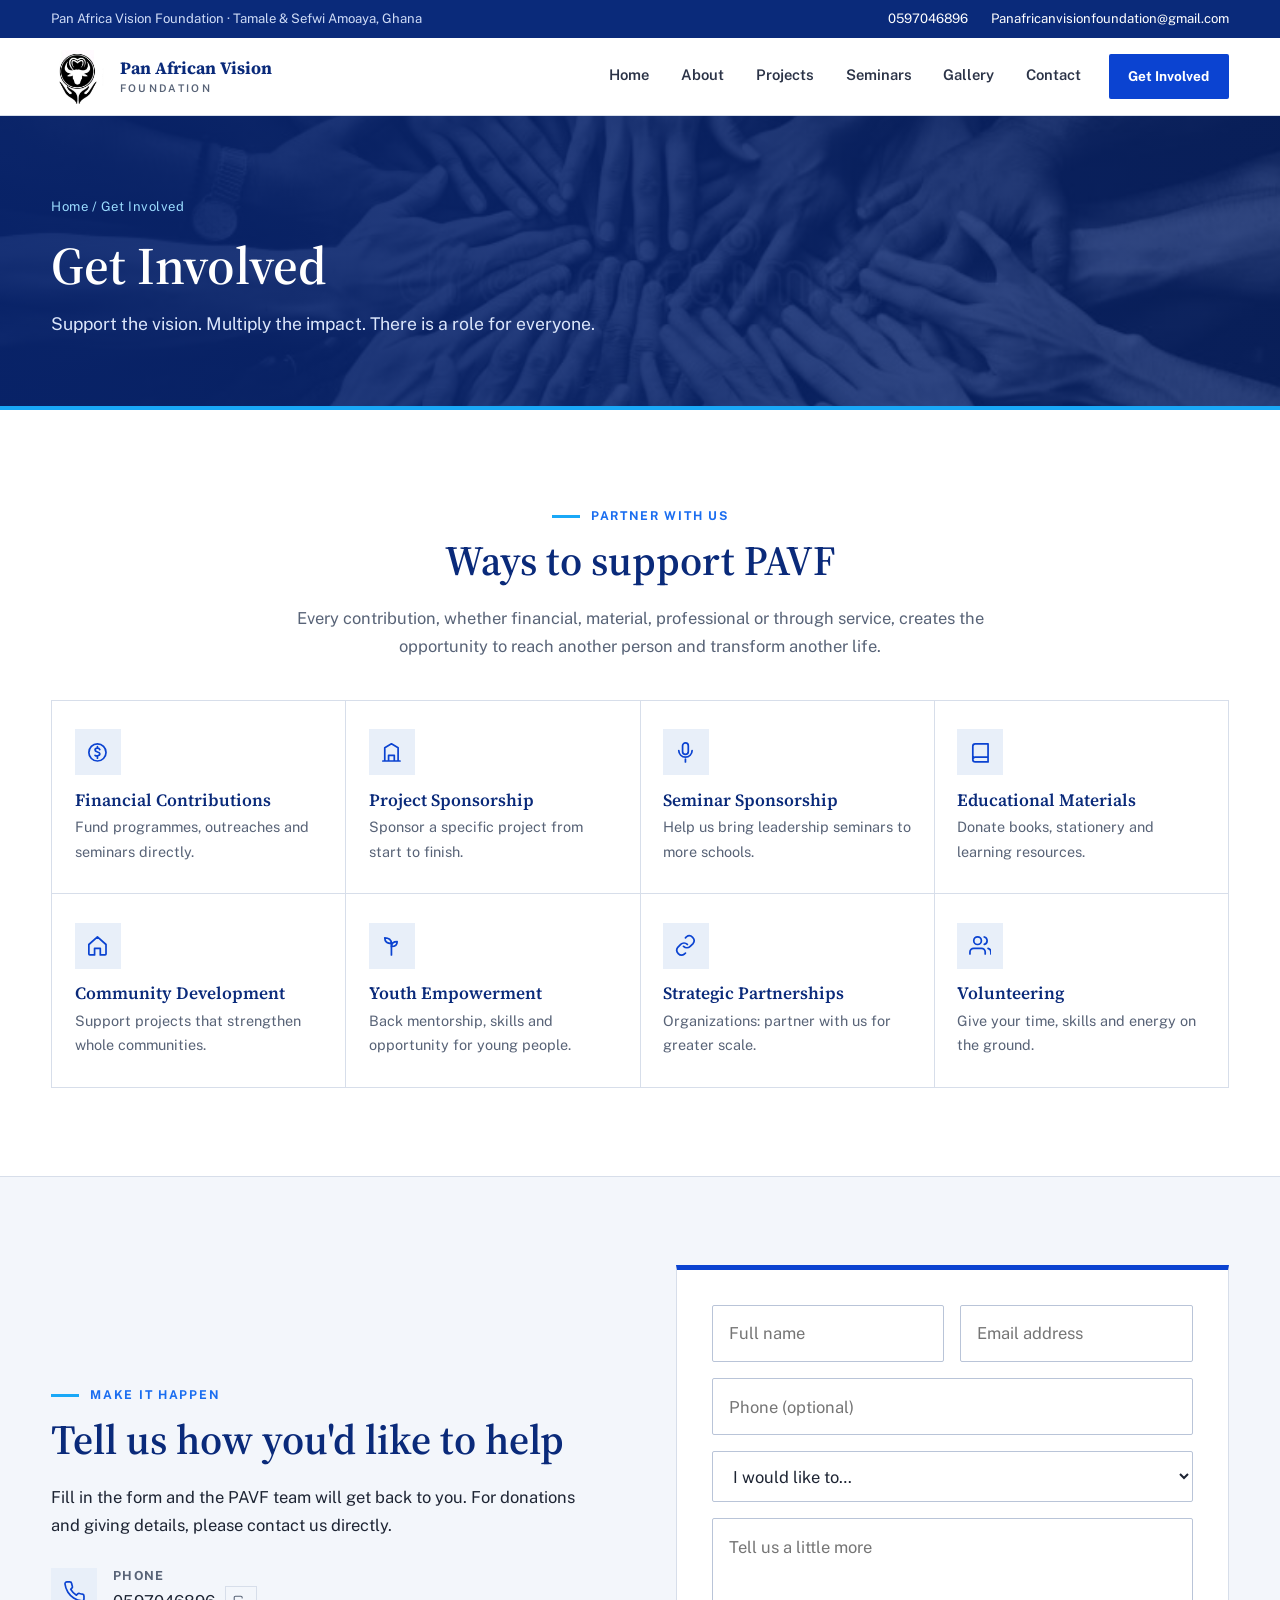
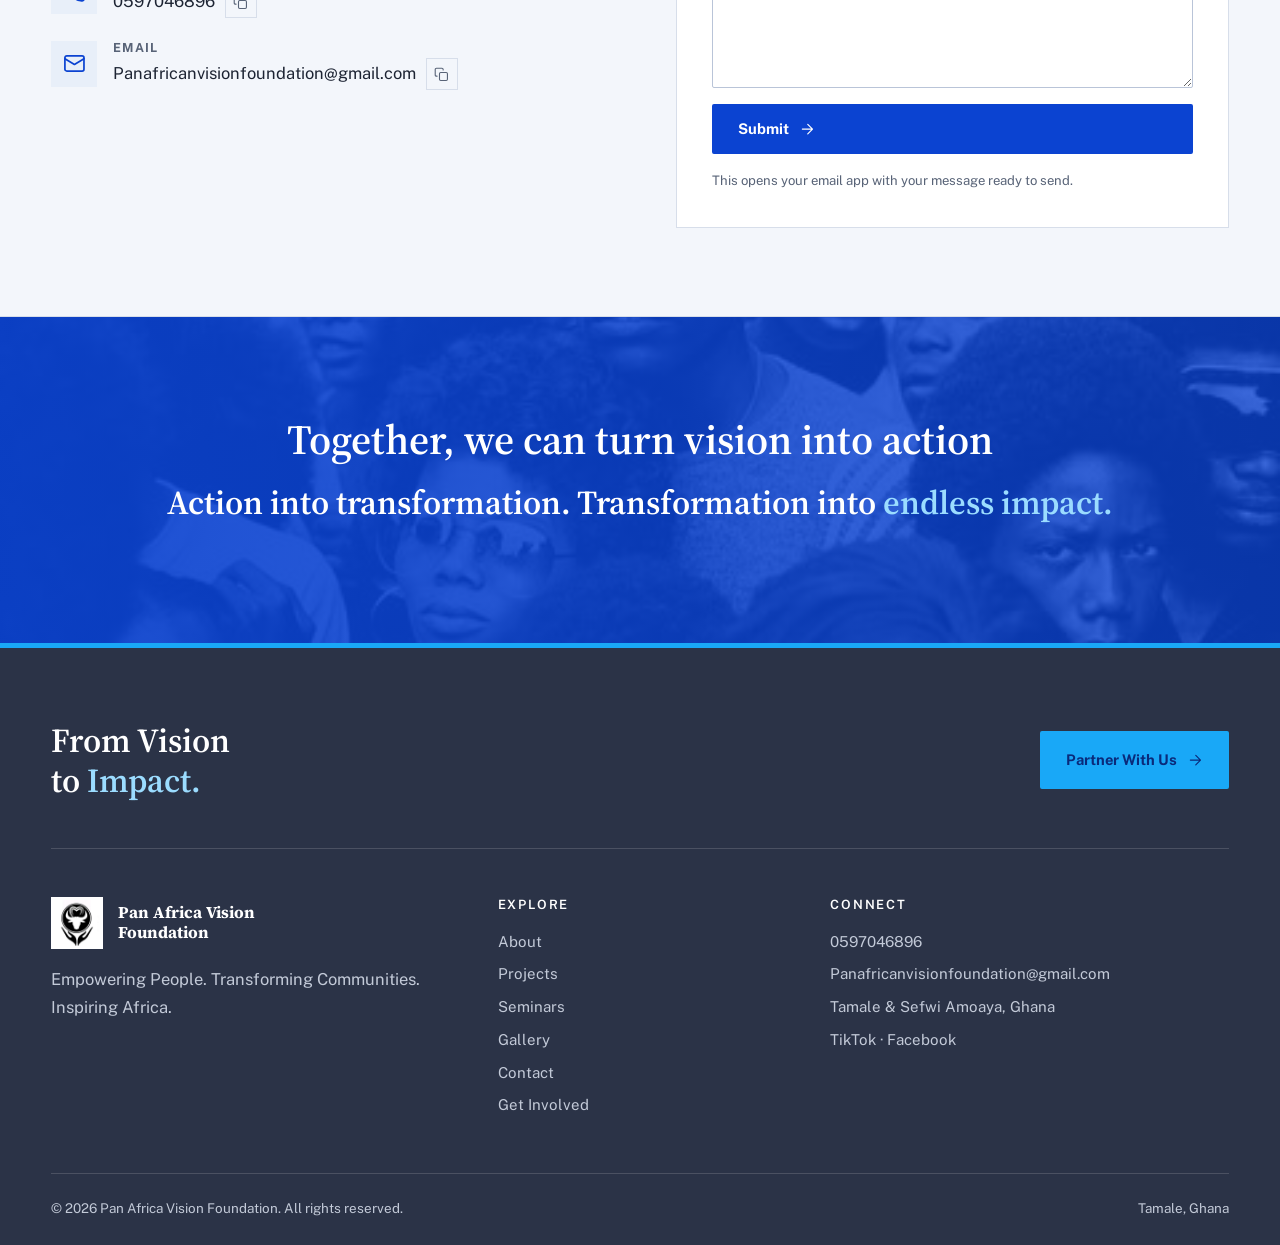
<file: get-involved.html>
<!DOCTYPE html>
<html lang="en">
<head>
<meta charset="UTF-8">
<meta name="viewport" content="width=device-width, initial-scale=1">
<title>Get Involved | Pan African Vision Foundation</title>
<meta name="description" content="Partner, sponsor or volunteer with the Pan Africa Vision Foundation.">
<meta property="og:title" content="Get Involved | Pan African Vision Foundation">
<meta property="og:description" content="Partner, sponsor or volunteer with the Pan Africa Vision Foundation.">
<meta property="og:image" content="images/hero.jpg">
<meta name="theme-color" content="#0a1a30">
<link rel="icon" href="images/logo.jpg">
<link rel="preconnect" href="https://fonts.googleapis.com">
<link rel="preconnect" href="https://fonts.gstatic.com" crossorigin>
<link href="https://fonts.googleapis.com/css2?family=Public+Sans:wght@400;500;600;700&family=Source+Serif+4:opsz,wght@8..60,500;8..60,600;8..60,700&display=swap" rel="stylesheet">
<link rel="stylesheet" href="style.css">
</head>
<body data-solid="1">
<svg width="0" height="0" style="position:absolute" aria-hidden="true"><defs><symbol id="i-calendar" viewBox="0 0 24 24"><rect x="3" y="4" width="18" height="18" rx="2"/><path d="M16 2v4M8 2v4M3 10h18"/></symbol><symbol id="i-pin" viewBox="0 0 24 24"><path d="M20 10c0 6-8 12-8 12S4 16 4 10a8 8 0 0116 0z"/><circle cx="12" cy="10" r="3"/></symbol><symbol id="i-users" viewBox="0 0 24 24"><path d="M17 21v-2a4 4 0 00-4-4H5a4 4 0 00-4 4v2"/><circle cx="9" cy="7" r="4"/><path d="M23 21v-2a4 4 0 00-3-3.87M16 3.13a4 4 0 010 7.75"/></symbol><symbol id="i-phone" viewBox="0 0 24 24"><path d="M22 16.9v3a2 2 0 01-2.2 2 19.8 19.8 0 01-8.6-3.1 19.5 19.5 0 01-6-6A19.8 19.8 0 012.1 4.2 2 2 0 014.1 2h3a2 2 0 012 1.7c.1 1 .4 1.9.7 2.8a2 2 0 01-.5 2.1L8.1 9.9a16 16 0 006 6l1.3-1.3a2 2 0 012.1-.4c.9.3 1.8.6 2.8.7a2 2 0 011.7 2z"/></symbol><symbol id="i-mail" viewBox="0 0 24 24"><rect x="2" y="4" width="20" height="16" rx="2"/><path d="M22 7l-10 6L2 7"/></symbol><symbol id="i-heart" viewBox="0 0 24 24"><path d="M20.8 4.6a5.5 5.5 0 00-7.8 0L12 5.7l-1-1.1a5.5 5.5 0 00-7.8 7.8l1 1.1L12 21l7.8-7.5 1-1.1a5.5 5.5 0 000-7.8z"/></symbol><symbol id="i-wheat" viewBox="0 0 24 24"><path d="M12 22V8"/><path d="M12 8c-2-1-3-3-3-5 2 0 3 2 3 5zm0 0c2-1 3-3 3-5-2 0-3 2-3 5zM12 14c-2-1-3-3-3-5 2 0 3 2 3 5zm0 0c2-1 3-3 3-5-2 0-3 2-3 5z"/></symbol><symbol id="i-cap" viewBox="0 0 24 24"><path d="M22 10L12 5 2 10l10 5 10-5z"/><path d="M6 12v5c3 2 9 2 12 0v-5"/></symbol><symbol id="i-trend" viewBox="0 0 24 24"><path d="M23 6l-9.5 9.5-5-5L1 18"/><path d="M17 6h6v6"/></symbol><symbol id="i-compass" viewBox="0 0 24 24"><circle cx="12" cy="12" r="10"/><path d="M16.2 7.8l-2 6.3-6.4 2.1 2-6.3z"/></symbol><symbol id="i-globe" viewBox="0 0 24 24"><circle cx="12" cy="12" r="10"/><path d="M2 12h20M12 2a15 15 0 010 20 15 15 0 010-20z"/></symbol><symbol id="i-coins" viewBox="0 0 24 24"><circle cx="12" cy="12" r="9"/><path d="M14.5 9a2.5 2.5 0 00-2.5-1.5c-1.4 0-2.5.8-2.5 2s1 1.6 2.5 2 2.5.8 2.5 2-1.1 2-2.5 2A2.5 2.5 0 019.5 15M12 6v1.5M12 16.5V18"/></symbol><symbol id="i-building" viewBox="0 0 24 24"><path d="M3 21h18M5 21V7l7-4 7 4v14M9 21v-6h6v6"/></symbol><symbol id="i-mic" viewBox="0 0 24 24"><rect x="9" y="2" width="6" height="12" rx="3"/><path d="M19 10a7 7 0 01-14 0M12 19v3"/></symbol><symbol id="i-book" viewBox="0 0 24 24"><path d="M4 19.5A2.5 2.5 0 016.5 17H20V3H6.5A2.5 2.5 0 004 5.5v14zM4 19.5A2.5 2.5 0 006.5 22H20v-5"/></symbol><symbol id="i-home" viewBox="0 0 24 24"><path d="M3 11l9-8 9 8v10a1 1 0 01-1 1h-5v-7H9v7H4a1 1 0 01-1-1z"/></symbol><symbol id="i-sprout" viewBox="0 0 24 24"><path d="M12 22V10"/><path d="M12 10c0-4-3-6-7-6 0 4 3 6 7 6zM12 13c0-3 2-5 6-5 0 4-2 5-6 5z"/></symbol><symbol id="i-link" viewBox="0 0 24 24"><path d="M10 13a5 5 0 007 0l3-3a5 5 0 00-7-7l-1 1"/><path d="M14 11a5 5 0 00-7 0l-3 3a5 5 0 007 7l1-1"/></symbol><symbol id="i-arrow" viewBox="0 0 24 24"><path d="M5 12h14M13 5l7 7-7 7"/></symbol><symbol id="i-copy" viewBox="0 0 24 24"><rect x="9" y="9" width="13" height="13" rx="2"/><path d="M5 15H4a2 2 0 01-2-2V4a2 2 0 012-2h9a2 2 0 012 2v1"/></symbol></defs></svg>
<div id="progress"></div>
<div class="topbar"><div class="container"><span>Pan Africa Vision Foundation · Tamale &amp; Sefwi Amoaya, Ghana</span><span><a href="tel:+233597046896">0597046896</a><a href="mailto:Panafricanvisionfoundation@gmail.com">Panafricanvisionfoundation@gmail.com</a></span></div></div>
<header class="nav solid" id="nav">
 <div class="container nav-inner">
  <a href="index.html" class="brand"><img src="images/logo.jpg" alt="PAVF logo" onerror="this.style.display='none'"><span>Pan African Vision<br><small>Foundation</small></span></a>
  <nav id="menu"><a href="index.html">Home</a><a href="about.html">About</a><a href="projects.html">Projects</a><a href="seminars.html">Seminars</a><a href="gallery.html">Gallery</a><a href="contact.html">Contact</a><a href="get-involved.html" class="btn btn-sm">Get Involved</a></nav>
  <button class="burger" id="burger" aria-label="Menu"><span></span><span></span><span></span></button>
 </div>
</header>

<section class="page-hero pbg" style="--bg:url('images/bg-involved.jpg')"><div class="container"><div class="crumbs"><a href="index.html">Home</a> / Get Involved</div><h1>Get Involved</h1><p>Support the vision. Multiply the impact. There is a role for everyone.</p></div></section><section class="section"><div class="container">
<div class="center reveal"><span class="kicker">Partner With Us</span><h2>Ways to support PAVF</h2><p class="sub">Every contribution, whether financial, material, professional or through service, creates the opportunity to reach another person and transform another life.</p></div>
<div class="ways-grid"><div class="way reveal" data-way="Financial Contributions" tabindex="0" role="button"><i><svg class="ic" aria-hidden="true"><use href="#i-coins"/></svg></i><h4>Financial Contributions</h4><p>Fund programmes, outreaches and seminars directly.</p></div><div class="way reveal" data-way="Project Sponsorship" tabindex="0" role="button"><i><svg class="ic" aria-hidden="true"><use href="#i-building"/></svg></i><h4>Project Sponsorship</h4><p>Sponsor a specific project from start to finish.</p></div><div class="way reveal" data-way="Seminar Sponsorship" tabindex="0" role="button"><i><svg class="ic" aria-hidden="true"><use href="#i-mic"/></svg></i><h4>Seminar Sponsorship</h4><p>Help us bring leadership seminars to more schools.</p></div><div class="way reveal" data-way="Educational Materials" tabindex="0" role="button"><i><svg class="ic" aria-hidden="true"><use href="#i-book"/></svg></i><h4>Educational Materials</h4><p>Donate books, stationery and learning resources.</p></div><div class="way reveal" data-way="Community Development" tabindex="0" role="button"><i><svg class="ic" aria-hidden="true"><use href="#i-home"/></svg></i><h4>Community Development</h4><p>Support projects that strengthen whole communities.</p></div><div class="way reveal" data-way="Youth Empowerment" tabindex="0" role="button"><i><svg class="ic" aria-hidden="true"><use href="#i-sprout"/></svg></i><h4>Youth Empowerment</h4><p>Back mentorship, skills and opportunity for young people.</p></div><div class="way reveal" data-way="Strategic Partnerships" tabindex="0" role="button"><i><svg class="ic" aria-hidden="true"><use href="#i-link"/></svg></i><h4>Strategic Partnerships</h4><p>Organizations: partner with us for greater scale.</p></div><div class="way reveal" data-way="Volunteering" tabindex="0" role="button"><i><svg class="ic" aria-hidden="true"><use href="#i-users"/></svg></i><h4>Volunteering</h4><p>Give your time, skills and energy on the ground.</p></div></div></div></section>
<section class="section tint"><div class="container split">
 <div class="reveal"><span class="kicker">Make It Happen</span><h2>Tell us how you'd like to help</h2><p>Fill in the form and the PAVF team will get back to you. For donations and giving details, please contact us directly.</p>
  <ul class="contact-list"><li><i><svg class="ic" aria-hidden="true"><use href="#i-phone"/></svg></i><div><b>Phone</b><a href="tel:+233597046896">0597046896</a></div></li><li><i><svg class="ic" aria-hidden="true"><use href="#i-mail"/></svg></i><div><b>Email</b><a href="mailto:Panafricanvisionfoundation@gmail.com">Panafricanvisionfoundation@gmail.com</a></div></li></ul></div>
 <form class="form reveal" data-mail="PAVF partnership / volunteer enquiry">
  <div class="row"><input name="Name" placeholder="Full name" required><input type="email" name="Email" placeholder="Email address" required></div>
  <input name="Phone" placeholder="Phone (optional)">
  <select name="Interest" required><option value="">I would like to…</option><option>Financial Contributions</option><option>Project Sponsorship</option><option>Seminar Sponsorship</option><option>Educational Materials</option><option>Community Development</option><option>Youth Empowerment</option><option>Strategic Partnerships</option><option>Volunteering</option></select>
  <textarea name="Message" rows="5" placeholder="Tell us a little more" required></textarea>
  <button class="btn" type="submit">Submit <svg class="ic" aria-hidden="true"><use href="#i-arrow"/></svg></button><p class="form-note">This opens your email app with your message ready to send.</p></form>
</div></section>
<section class="join pbg blue" style="--bg:url('images/bg-join.jpg')"><div class="container center"><h2>Together, we can turn vision into action</h2><h3 class="big">Action into transformation. Transformation into <em>endless impact.</em></h3></div></section>

<footer class="footer">
 <div class="container">
  <div class="foot-cta"><h2>From Vision<br>to <em>Impact.</em></h2><a href="get-involved.html" class="btn btn-gold">Partner With Us <svg class="ic" aria-hidden="true"><use href="#i-arrow"/></svg></a></div>
  <div class="foot-grid">
   <div><div class="foot-brand"><img src="images/logo.jpg" alt="PAVF logo" onerror="this.style.display='none'"><b>Pan Africa Vision<br>Foundation</b></div>
    <p>Empowering People. Transforming Communities. Inspiring Africa.</p></div>
   <div><h4>Explore</h4><ul><li><a href="about.html">About</a></li><li><a href="projects.html">Projects</a></li><li><a href="seminars.html">Seminars</a></li><li><a href="gallery.html">Gallery</a></li><li><a href="contact.html">Contact</a></li><li><a href="get-involved.html">Get Involved</a></li></ul></div>
   <div><h4>Connect</h4><ul>
    <li><a href="tel:+233597046896">0597046896</a></li>
    <li><a href="mailto:Panafricanvisionfoundation@gmail.com">Panafricanvisionfoundation@gmail.com</a></li>
    <li>Tamale &amp; Sefwi Amoaya, Ghana</li>
    <li><a href="https://www.tiktok.com/@panafricanvision" target="_blank" rel="noopener">TikTok</a> · <a href="https://www.facebook.com/share/19waaPcjvA/?mibextid=wwXIfr" target="_blank" rel="noopener">Facebook</a></li></ul></div>
  </div>
  <div class="foot-bottom"><span>© <span class="js-year"></span> Pan Africa Vision Foundation. All rights reserved.</span><span>Tamale, Ghana</span></div>
 </div>
</footer>
<button class="to-top" id="toTop" aria-label="Back to top">↑</button>
<script src="main.js"></script>
</body>
</html>
</file>
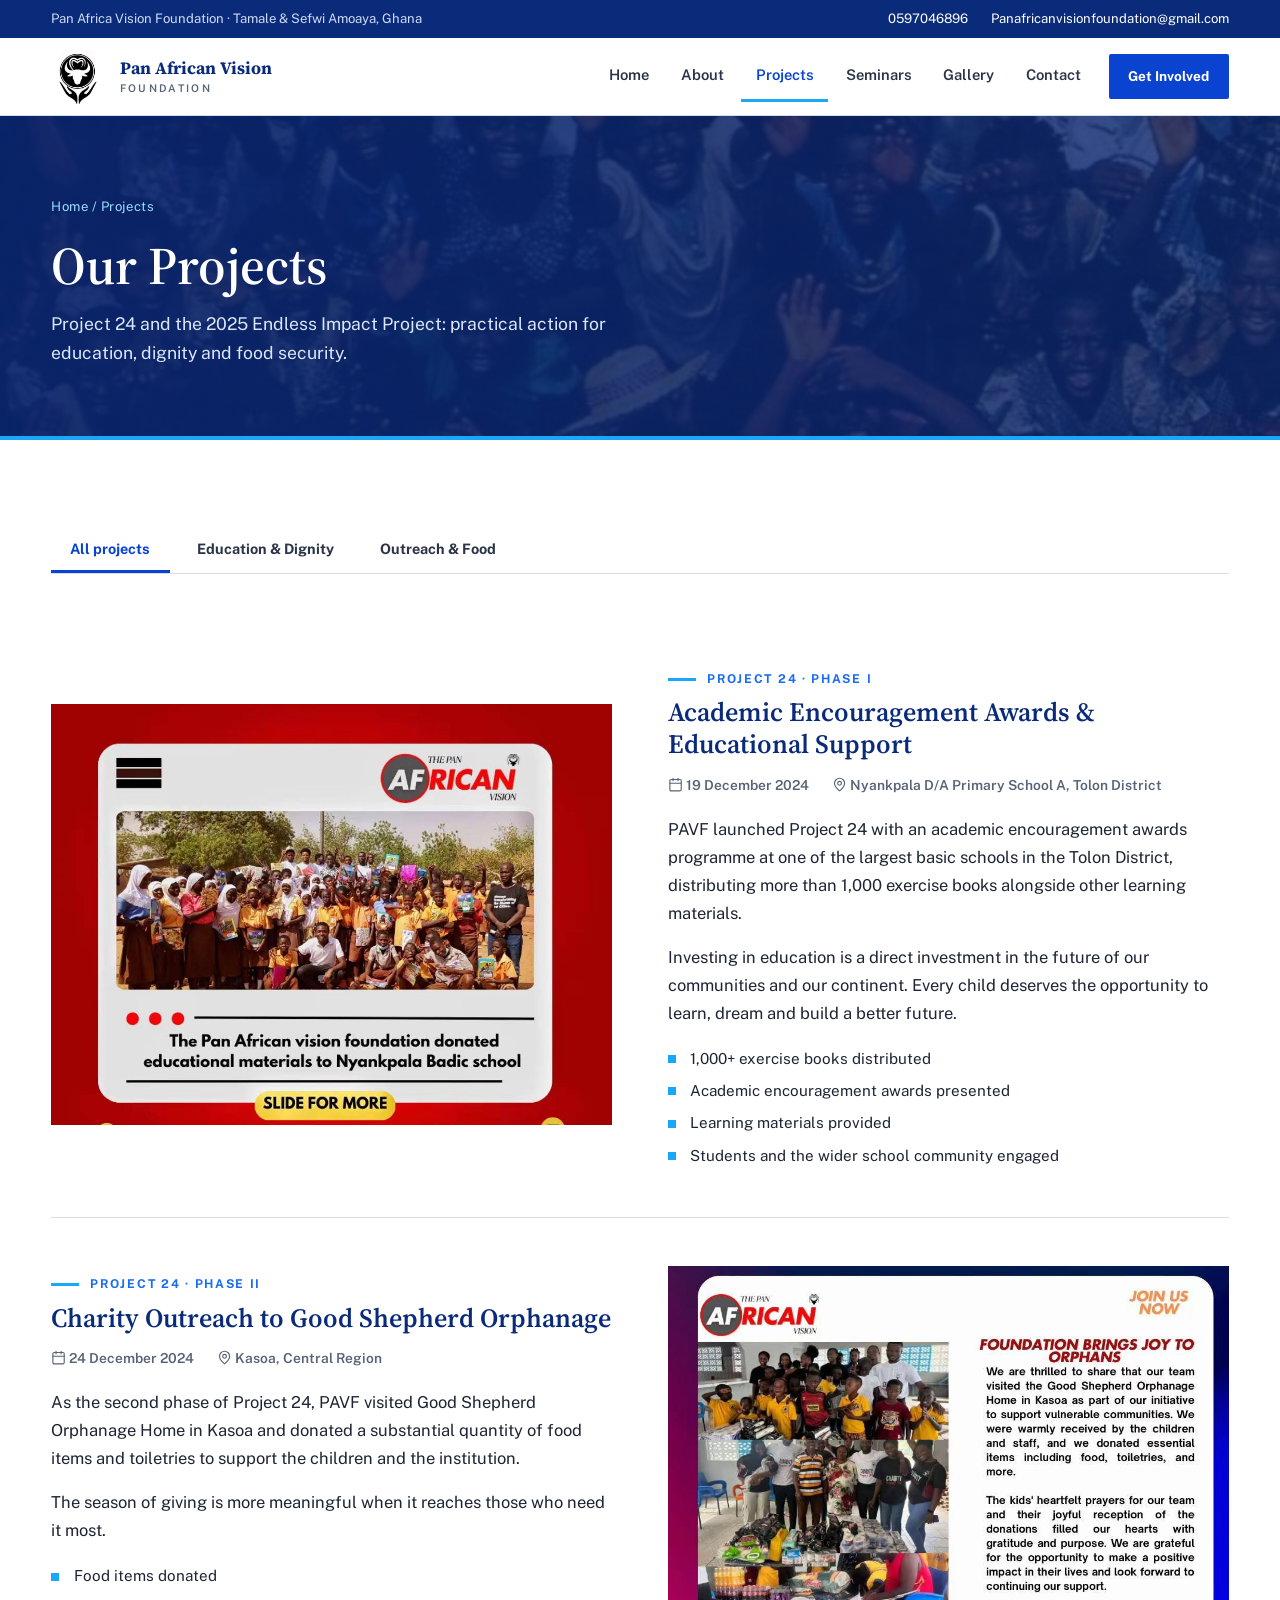
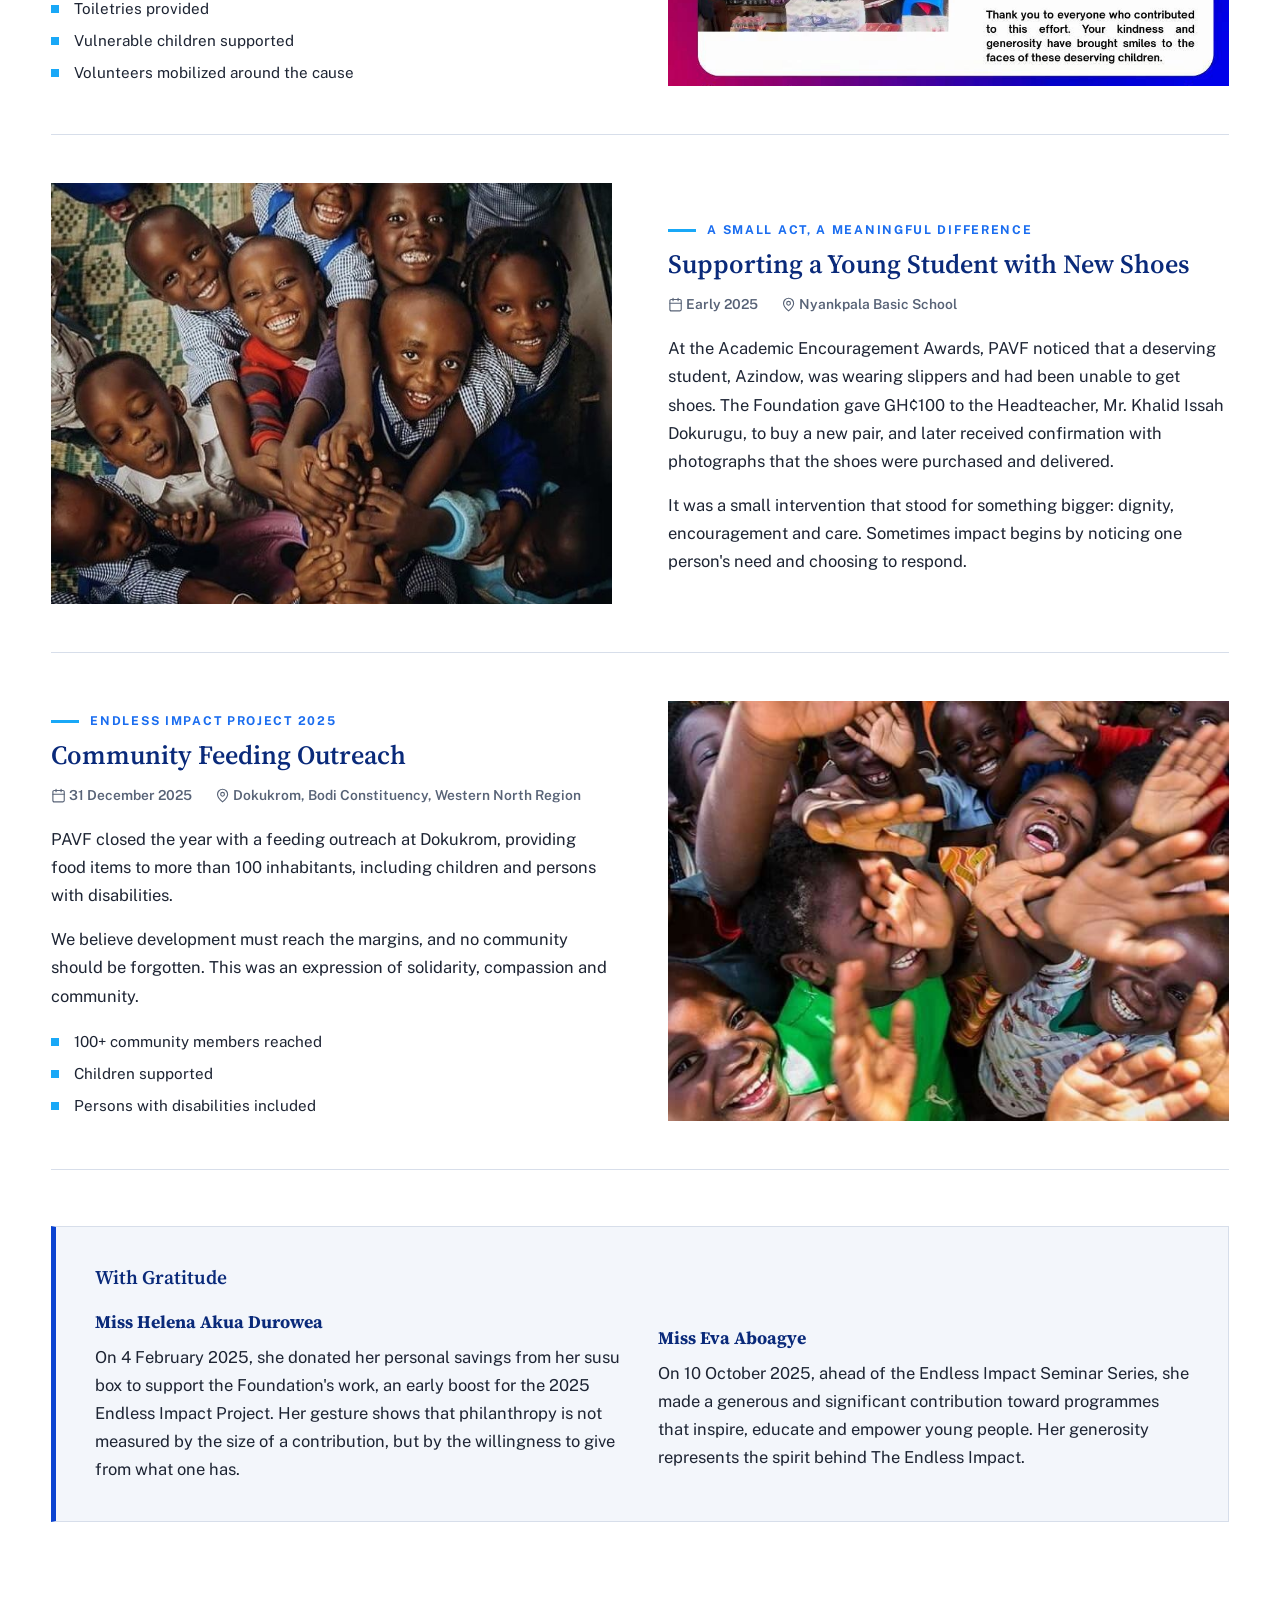
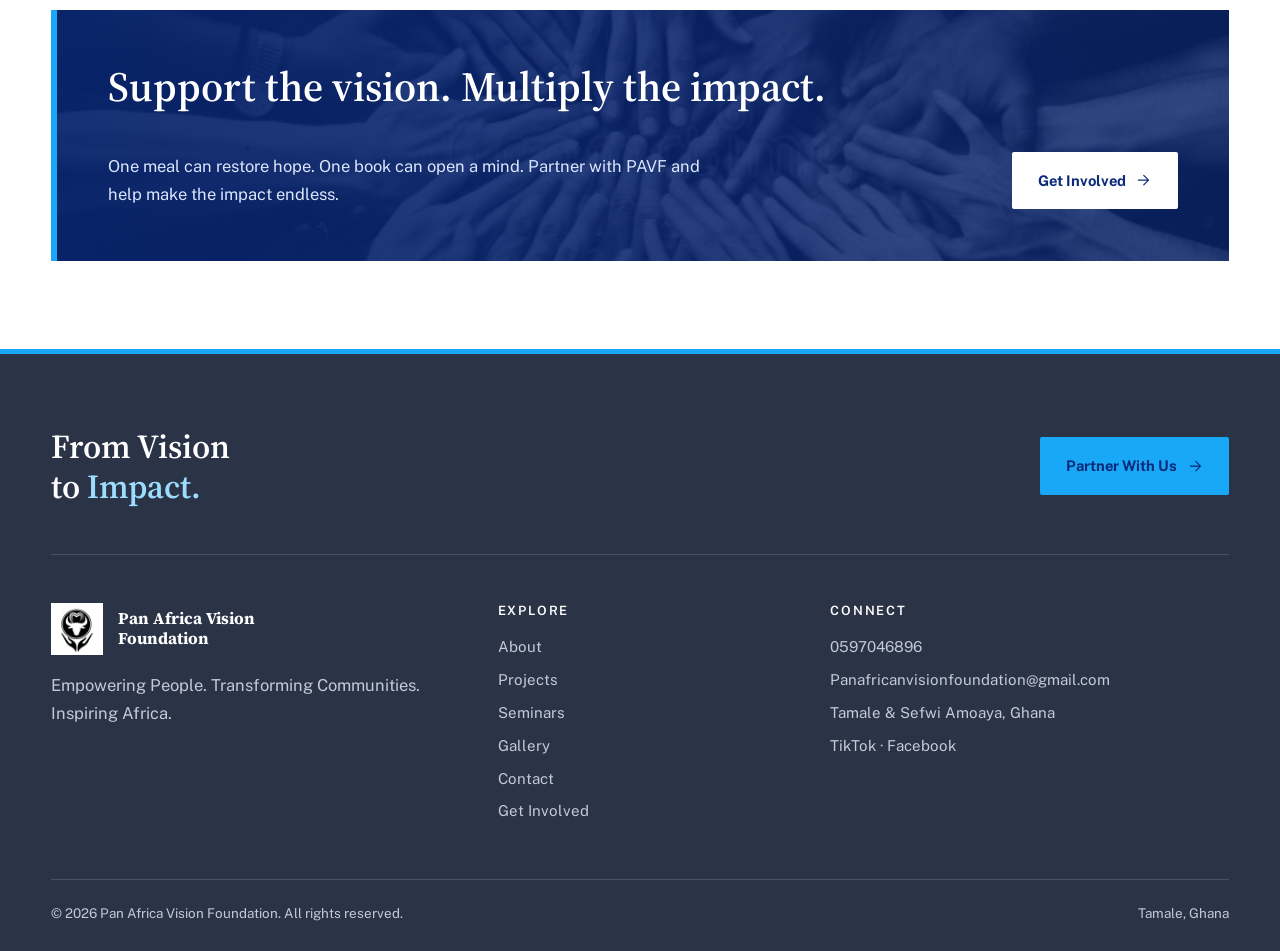
<file: projects.html>
<!DOCTYPE html>
<html lang="en">
<head>
<meta charset="UTF-8">
<meta name="viewport" content="width=device-width, initial-scale=1">
<title>Projects | Pan African Vision Foundation</title>
<meta name="description" content="Project 24 and the 2025 Endless Impact Project: education support, orphanage outreach and community feeding.">
<meta property="og:title" content="Projects | Pan African Vision Foundation">
<meta property="og:description" content="Project 24 and the 2025 Endless Impact Project: education support, orphanage outreach and community feeding.">
<meta property="og:image" content="images/hero.jpg">
<meta name="theme-color" content="#0a1a30">
<link rel="icon" href="images/logo.jpg">
<link rel="preconnect" href="https://fonts.googleapis.com">
<link rel="preconnect" href="https://fonts.gstatic.com" crossorigin>
<link href="https://fonts.googleapis.com/css2?family=Public+Sans:wght@400;500;600;700&family=Source+Serif+4:opsz,wght@8..60,500;8..60,600;8..60,700&display=swap" rel="stylesheet">
<link rel="stylesheet" href="style.css">
</head>
<body data-solid="1">
<svg width="0" height="0" style="position:absolute" aria-hidden="true"><defs><symbol id="i-calendar" viewBox="0 0 24 24"><rect x="3" y="4" width="18" height="18" rx="2"/><path d="M16 2v4M8 2v4M3 10h18"/></symbol><symbol id="i-pin" viewBox="0 0 24 24"><path d="M20 10c0 6-8 12-8 12S4 16 4 10a8 8 0 0116 0z"/><circle cx="12" cy="10" r="3"/></symbol><symbol id="i-users" viewBox="0 0 24 24"><path d="M17 21v-2a4 4 0 00-4-4H5a4 4 0 00-4 4v2"/><circle cx="9" cy="7" r="4"/><path d="M23 21v-2a4 4 0 00-3-3.87M16 3.13a4 4 0 010 7.75"/></symbol><symbol id="i-phone" viewBox="0 0 24 24"><path d="M22 16.9v3a2 2 0 01-2.2 2 19.8 19.8 0 01-8.6-3.1 19.5 19.5 0 01-6-6A19.8 19.8 0 012.1 4.2 2 2 0 014.1 2h3a2 2 0 012 1.7c.1 1 .4 1.9.7 2.8a2 2 0 01-.5 2.1L8.1 9.9a16 16 0 006 6l1.3-1.3a2 2 0 012.1-.4c.9.3 1.8.6 2.8.7a2 2 0 011.7 2z"/></symbol><symbol id="i-mail" viewBox="0 0 24 24"><rect x="2" y="4" width="20" height="16" rx="2"/><path d="M22 7l-10 6L2 7"/></symbol><symbol id="i-heart" viewBox="0 0 24 24"><path d="M20.8 4.6a5.5 5.5 0 00-7.8 0L12 5.7l-1-1.1a5.5 5.5 0 00-7.8 7.8l1 1.1L12 21l7.8-7.5 1-1.1a5.5 5.5 0 000-7.8z"/></symbol><symbol id="i-wheat" viewBox="0 0 24 24"><path d="M12 22V8"/><path d="M12 8c-2-1-3-3-3-5 2 0 3 2 3 5zm0 0c2-1 3-3 3-5-2 0-3 2-3 5zM12 14c-2-1-3-3-3-5 2 0 3 2 3 5zm0 0c2-1 3-3 3-5-2 0-3 2-3 5z"/></symbol><symbol id="i-cap" viewBox="0 0 24 24"><path d="M22 10L12 5 2 10l10 5 10-5z"/><path d="M6 12v5c3 2 9 2 12 0v-5"/></symbol><symbol id="i-trend" viewBox="0 0 24 24"><path d="M23 6l-9.5 9.5-5-5L1 18"/><path d="M17 6h6v6"/></symbol><symbol id="i-compass" viewBox="0 0 24 24"><circle cx="12" cy="12" r="10"/><path d="M16.2 7.8l-2 6.3-6.4 2.1 2-6.3z"/></symbol><symbol id="i-globe" viewBox="0 0 24 24"><circle cx="12" cy="12" r="10"/><path d="M2 12h20M12 2a15 15 0 010 20 15 15 0 010-20z"/></symbol><symbol id="i-coins" viewBox="0 0 24 24"><circle cx="12" cy="12" r="9"/><path d="M14.5 9a2.5 2.5 0 00-2.5-1.5c-1.4 0-2.5.8-2.5 2s1 1.6 2.5 2 2.5.8 2.5 2-1.1 2-2.5 2A2.5 2.5 0 019.5 15M12 6v1.5M12 16.5V18"/></symbol><symbol id="i-building" viewBox="0 0 24 24"><path d="M3 21h18M5 21V7l7-4 7 4v14M9 21v-6h6v6"/></symbol><symbol id="i-mic" viewBox="0 0 24 24"><rect x="9" y="2" width="6" height="12" rx="3"/><path d="M19 10a7 7 0 01-14 0M12 19v3"/></symbol><symbol id="i-book" viewBox="0 0 24 24"><path d="M4 19.5A2.5 2.5 0 016.5 17H20V3H6.5A2.5 2.5 0 004 5.5v14zM4 19.5A2.5 2.5 0 006.5 22H20v-5"/></symbol><symbol id="i-home" viewBox="0 0 24 24"><path d="M3 11l9-8 9 8v10a1 1 0 01-1 1h-5v-7H9v7H4a1 1 0 01-1-1z"/></symbol><symbol id="i-sprout" viewBox="0 0 24 24"><path d="M12 22V10"/><path d="M12 10c0-4-3-6-7-6 0 4 3 6 7 6zM12 13c0-3 2-5 6-5 0 4-2 5-6 5z"/></symbol><symbol id="i-link" viewBox="0 0 24 24"><path d="M10 13a5 5 0 007 0l3-3a5 5 0 00-7-7l-1 1"/><path d="M14 11a5 5 0 00-7 0l-3 3a5 5 0 007 7l1-1"/></symbol><symbol id="i-arrow" viewBox="0 0 24 24"><path d="M5 12h14M13 5l7 7-7 7"/></symbol><symbol id="i-copy" viewBox="0 0 24 24"><rect x="9" y="9" width="13" height="13" rx="2"/><path d="M5 15H4a2 2 0 01-2-2V4a2 2 0 012-2h9a2 2 0 012 2v1"/></symbol></defs></svg>
<div id="progress"></div>
<div class="topbar"><div class="container"><span>Pan Africa Vision Foundation · Tamale &amp; Sefwi Amoaya, Ghana</span><span><a href="tel:+233597046896">0597046896</a><a href="mailto:Panafricanvisionfoundation@gmail.com">Panafricanvisionfoundation@gmail.com</a></span></div></div>
<header class="nav solid" id="nav">
 <div class="container nav-inner">
  <a href="index.html" class="brand"><img src="images/logo.jpg" alt="PAVF logo" onerror="this.style.display='none'"><span>Pan African Vision<br><small>Foundation</small></span></a>
  <nav id="menu"><a href="index.html">Home</a><a href="about.html">About</a><a href="projects.html" class="active">Projects</a><a href="seminars.html">Seminars</a><a href="gallery.html">Gallery</a><a href="contact.html">Contact</a><a href="get-involved.html" class="btn btn-sm">Get Involved</a></nav>
  <button class="burger" id="burger" aria-label="Menu"><span></span><span></span><span></span></button>
 </div>
</header>

<section class="page-hero pbg" style="--bg:url('images/bg-projects.jpg')"><div class="container"><div class="crumbs"><a href="index.html">Home</a> / Projects</div><h1>Our Projects</h1><p>Project 24 and the 2025 Endless Impact Project: practical action for education, dignity and food security.</p></div></section><section class="section"><div class="container"><div class="filters"><button class="on" data-f="all">All projects</button><button data-f="edu">Education &amp; Dignity</button><button data-f="out">Outreach &amp; Food</button></div>
<div class="feature reveal" data-cat="edu"><div class="feature-img" style="background-image:url('images/project24-education.jpg'),var(--ph)"></div>
 <div><span class="kicker">Project 24 · Phase I</span><h3>Academic Encouragement Awards &amp; Educational Support</h3><div class="meta"><span><svg class="ic" aria-hidden="true"><use href="#i-calendar"/></svg> 19 December 2024</span><span><svg class="ic" aria-hidden="true"><use href="#i-pin"/></svg> Nyankpala D/A Primary School A, Tolon District</span></div><p>PAVF launched Project 24 with an academic encouragement awards programme at one of the largest basic schools in the Tolon District, distributing more than 1,000 exercise books alongside other learning materials.</p><p>Investing in education is a direct investment in the future of our communities and our continent. Every child deserves the opportunity to learn, dream and build a better future.</p><ul class="impact"><li>1,000+ exercise books distributed</li><li>Academic encouragement awards presented</li><li>Learning materials provided</li><li>Students and the wider school community engaged</li></ul></div></div><div class="feature flip reveal" data-cat="out"><div class="feature-img" style="background-image:url('images/project24-orphanage.jpg'),var(--ph)"></div>
 <div><span class="kicker">Project 24 · Phase II</span><h3>Charity Outreach to Good Shepherd Orphanage</h3><div class="meta"><span><svg class="ic" aria-hidden="true"><use href="#i-calendar"/></svg> 24 December 2024</span><span><svg class="ic" aria-hidden="true"><use href="#i-pin"/></svg> Kasoa, Central Region</span></div><p>As the second phase of Project 24, PAVF visited Good Shepherd Orphanage Home in Kasoa and donated a substantial quantity of food items and toiletries to support the children and the institution.</p><p>The season of giving is more meaningful when it reaches those who need it most.</p><ul class="impact"><li>Food items donated</li><li>Toiletries provided</li><li>Vulnerable children supported</li><li>Volunteers mobilized around the cause</li></ul></div></div><div class="feature reveal" data-cat="edu"><div class="feature-img" style="background-image:url('images/shoes.jpg'),var(--ph)"></div>
 <div><span class="kicker">A small act, a meaningful difference</span><h3>Supporting a Young Student with New Shoes</h3><div class="meta"><span><svg class="ic" aria-hidden="true"><use href="#i-calendar"/></svg> Early 2025</span><span><svg class="ic" aria-hidden="true"><use href="#i-pin"/></svg> Nyankpala Basic School</span></div><p>At the Academic Encouragement Awards, PAVF noticed that a deserving student, Azindow, was wearing slippers and had been unable to get shoes. The Foundation gave GH¢100 to the Headteacher, Mr. Khalid Issah Dokurugu, to buy a new pair, and later received confirmation with photographs that the shoes were purchased and delivered.</p><p>It was a small intervention that stood for something bigger: dignity, encouragement and care. Sometimes impact begins by noticing one person's need and choosing to respond.</p></div></div><div class="feature flip reveal" data-cat="out"><div class="feature-img" style="background-image:url('images/feeding-outreach.jpg'),var(--ph)"></div>
 <div><span class="kicker">Endless Impact Project 2025</span><h3>Community Feeding Outreach</h3><div class="meta"><span><svg class="ic" aria-hidden="true"><use href="#i-calendar"/></svg> 31 December 2025</span><span><svg class="ic" aria-hidden="true"><use href="#i-pin"/></svg> Dokukrom, Bodi Constituency, Western North Region</span></div><p>PAVF closed the year with a feeding outreach at Dokukrom, providing food items to more than 100 inhabitants, including children and persons with disabilities.</p><p>We believe development must reach the margins, and no community should be forgotten. This was an expression of solidarity, compassion and community.</p><ul class="impact"><li>100+ community members reached</li><li>Children supported</li><li>Persons with disabilities included</li></ul></div></div><div class="thanks reveal"><h3>With Gratitude</h3><div class="thanks-grid">
<p><b>Miss Helena Akua Durowea</b>On 4 February 2025, she donated her personal savings from her susu box to support the Foundation's work, an early boost for the 2025 Endless Impact Project. Her gesture shows that philanthropy is not measured by the size of a contribution, but by the willingness to give from what one has.</p>
<p><b>Miss Eva Aboagye</b>On 10 October 2025, ahead of the Endless Impact Seminar Series, she made a generous and significant contribution toward programmes that inspire, educate and empower young people. Her generosity represents the spirit behind The Endless Impact.</p></div></div>
</div></section><section class="cta-wrap"><div class="container"><div class="cta-band pbg reveal" style="--bg:url('images/cta.jpg')"><h2>Support the vision. Multiply the impact.</h2><p>One meal can restore hope. One book can open a mind. Partner with PAVF and help make the impact endless.</p><a href="get-involved.html" class="btn btn-white" style="margin-top:0">Get Involved <svg class="ic" aria-hidden="true"><use href="#i-arrow"/></svg></a></div></div></section>

<footer class="footer">
 <div class="container">
  <div class="foot-cta"><h2>From Vision<br>to <em>Impact.</em></h2><a href="get-involved.html" class="btn btn-gold">Partner With Us <svg class="ic" aria-hidden="true"><use href="#i-arrow"/></svg></a></div>
  <div class="foot-grid">
   <div><div class="foot-brand"><img src="images/logo.jpg" alt="PAVF logo" onerror="this.style.display='none'"><b>Pan Africa Vision<br>Foundation</b></div>
    <p>Empowering People. Transforming Communities. Inspiring Africa.</p></div>
   <div><h4>Explore</h4><ul><li><a href="about.html">About</a></li><li><a href="projects.html">Projects</a></li><li><a href="seminars.html">Seminars</a></li><li><a href="gallery.html">Gallery</a></li><li><a href="contact.html">Contact</a></li><li><a href="get-involved.html">Get Involved</a></li></ul></div>
   <div><h4>Connect</h4><ul>
    <li><a href="tel:+233597046896">0597046896</a></li>
    <li><a href="mailto:Panafricanvisionfoundation@gmail.com">Panafricanvisionfoundation@gmail.com</a></li>
    <li>Tamale &amp; Sefwi Amoaya, Ghana</li>
    <li><a href="https://www.tiktok.com/@panafricanvision" target="_blank" rel="noopener">TikTok</a> · <a href="https://www.facebook.com/share/19waaPcjvA/?mibextid=wwXIfr" target="_blank" rel="noopener">Facebook</a></li></ul></div>
  </div>
  <div class="foot-bottom"><span>© <span class="js-year"></span> Pan Africa Vision Foundation. All rights reserved.</span><span>Tamale, Ghana</span></div>
 </div>
</footer>
<button class="to-top" id="toTop" aria-label="Back to top">↑</button>
<script src="main.js"></script>
</body>
</html>
</file>
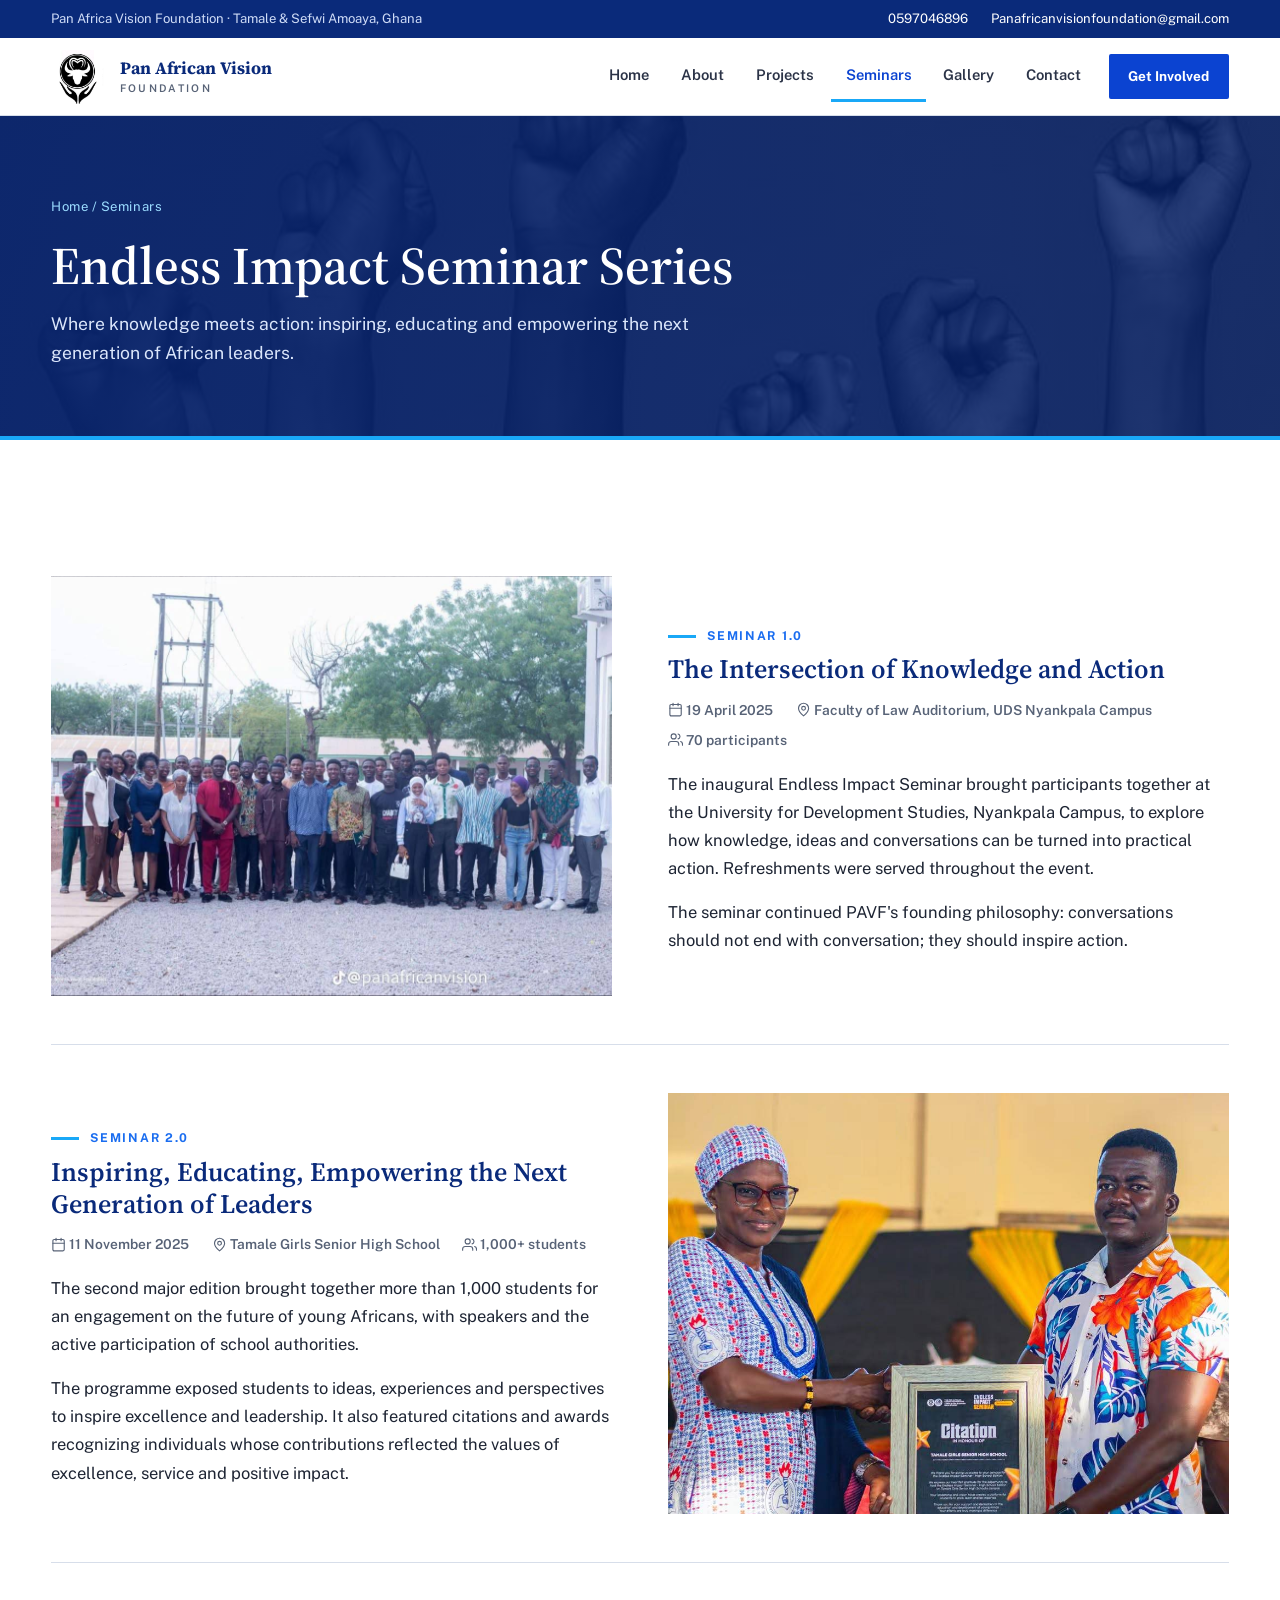
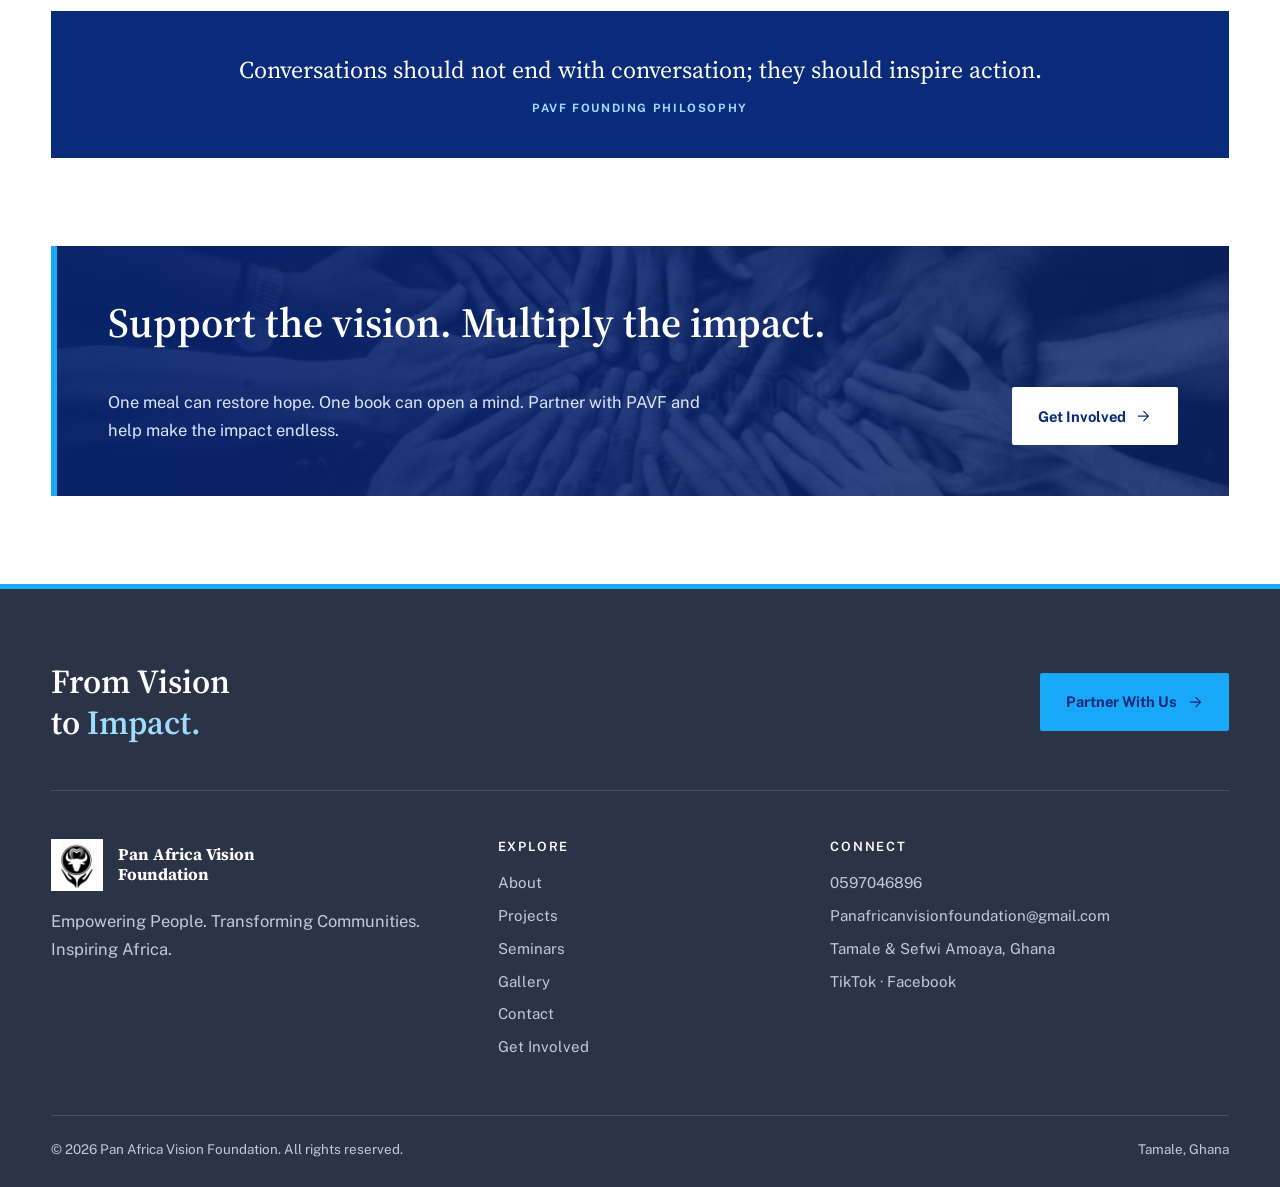
<file: seminars.html>
<!DOCTYPE html>
<html lang="en">
<head>
<meta charset="UTF-8">
<meta name="viewport" content="width=device-width, initial-scale=1">
<title>Seminars | Pan African Vision Foundation</title>
<meta name="description" content="The Endless Impact Seminar Series: leadership and empowerment seminars at UDS Nyankpala and Tamale Girls SHS.">
<meta property="og:title" content="Seminars | Pan African Vision Foundation">
<meta property="og:description" content="The Endless Impact Seminar Series: leadership and empowerment seminars at UDS Nyankpala and Tamale Girls SHS.">
<meta property="og:image" content="images/hero.jpg">
<meta name="theme-color" content="#0a1a30">
<link rel="icon" href="images/logo.jpg">
<link rel="preconnect" href="https://fonts.googleapis.com">
<link rel="preconnect" href="https://fonts.gstatic.com" crossorigin>
<link href="https://fonts.googleapis.com/css2?family=Public+Sans:wght@400;500;600;700&family=Source+Serif+4:opsz,wght@8..60,500;8..60,600;8..60,700&display=swap" rel="stylesheet">
<link rel="stylesheet" href="style.css">
</head>
<body data-solid="1">
<svg width="0" height="0" style="position:absolute" aria-hidden="true"><defs><symbol id="i-calendar" viewBox="0 0 24 24"><rect x="3" y="4" width="18" height="18" rx="2"/><path d="M16 2v4M8 2v4M3 10h18"/></symbol><symbol id="i-pin" viewBox="0 0 24 24"><path d="M20 10c0 6-8 12-8 12S4 16 4 10a8 8 0 0116 0z"/><circle cx="12" cy="10" r="3"/></symbol><symbol id="i-users" viewBox="0 0 24 24"><path d="M17 21v-2a4 4 0 00-4-4H5a4 4 0 00-4 4v2"/><circle cx="9" cy="7" r="4"/><path d="M23 21v-2a4 4 0 00-3-3.87M16 3.13a4 4 0 010 7.75"/></symbol><symbol id="i-phone" viewBox="0 0 24 24"><path d="M22 16.9v3a2 2 0 01-2.2 2 19.8 19.8 0 01-8.6-3.1 19.5 19.5 0 01-6-6A19.8 19.8 0 012.1 4.2 2 2 0 014.1 2h3a2 2 0 012 1.7c.1 1 .4 1.9.7 2.8a2 2 0 01-.5 2.1L8.1 9.9a16 16 0 006 6l1.3-1.3a2 2 0 012.1-.4c.9.3 1.8.6 2.8.7a2 2 0 011.7 2z"/></symbol><symbol id="i-mail" viewBox="0 0 24 24"><rect x="2" y="4" width="20" height="16" rx="2"/><path d="M22 7l-10 6L2 7"/></symbol><symbol id="i-heart" viewBox="0 0 24 24"><path d="M20.8 4.6a5.5 5.5 0 00-7.8 0L12 5.7l-1-1.1a5.5 5.5 0 00-7.8 7.8l1 1.1L12 21l7.8-7.5 1-1.1a5.5 5.5 0 000-7.8z"/></symbol><symbol id="i-wheat" viewBox="0 0 24 24"><path d="M12 22V8"/><path d="M12 8c-2-1-3-3-3-5 2 0 3 2 3 5zm0 0c2-1 3-3 3-5-2 0-3 2-3 5zM12 14c-2-1-3-3-3-5 2 0 3 2 3 5zm0 0c2-1 3-3 3-5-2 0-3 2-3 5z"/></symbol><symbol id="i-cap" viewBox="0 0 24 24"><path d="M22 10L12 5 2 10l10 5 10-5z"/><path d="M6 12v5c3 2 9 2 12 0v-5"/></symbol><symbol id="i-trend" viewBox="0 0 24 24"><path d="M23 6l-9.5 9.5-5-5L1 18"/><path d="M17 6h6v6"/></symbol><symbol id="i-compass" viewBox="0 0 24 24"><circle cx="12" cy="12" r="10"/><path d="M16.2 7.8l-2 6.3-6.4 2.1 2-6.3z"/></symbol><symbol id="i-globe" viewBox="0 0 24 24"><circle cx="12" cy="12" r="10"/><path d="M2 12h20M12 2a15 15 0 010 20 15 15 0 010-20z"/></symbol><symbol id="i-coins" viewBox="0 0 24 24"><circle cx="12" cy="12" r="9"/><path d="M14.5 9a2.5 2.5 0 00-2.5-1.5c-1.4 0-2.5.8-2.5 2s1 1.6 2.5 2 2.5.8 2.5 2-1.1 2-2.5 2A2.5 2.5 0 019.5 15M12 6v1.5M12 16.5V18"/></symbol><symbol id="i-building" viewBox="0 0 24 24"><path d="M3 21h18M5 21V7l7-4 7 4v14M9 21v-6h6v6"/></symbol><symbol id="i-mic" viewBox="0 0 24 24"><rect x="9" y="2" width="6" height="12" rx="3"/><path d="M19 10a7 7 0 01-14 0M12 19v3"/></symbol><symbol id="i-book" viewBox="0 0 24 24"><path d="M4 19.5A2.5 2.5 0 016.5 17H20V3H6.5A2.5 2.5 0 004 5.5v14zM4 19.5A2.5 2.5 0 006.5 22H20v-5"/></symbol><symbol id="i-home" viewBox="0 0 24 24"><path d="M3 11l9-8 9 8v10a1 1 0 01-1 1h-5v-7H9v7H4a1 1 0 01-1-1z"/></symbol><symbol id="i-sprout" viewBox="0 0 24 24"><path d="M12 22V10"/><path d="M12 10c0-4-3-6-7-6 0 4 3 6 7 6zM12 13c0-3 2-5 6-5 0 4-2 5-6 5z"/></symbol><symbol id="i-link" viewBox="0 0 24 24"><path d="M10 13a5 5 0 007 0l3-3a5 5 0 00-7-7l-1 1"/><path d="M14 11a5 5 0 00-7 0l-3 3a5 5 0 007 7l1-1"/></symbol><symbol id="i-arrow" viewBox="0 0 24 24"><path d="M5 12h14M13 5l7 7-7 7"/></symbol><symbol id="i-copy" viewBox="0 0 24 24"><rect x="9" y="9" width="13" height="13" rx="2"/><path d="M5 15H4a2 2 0 01-2-2V4a2 2 0 012-2h9a2 2 0 012 2v1"/></symbol></defs></svg>
<div id="progress"></div>
<div class="topbar"><div class="container"><span>Pan Africa Vision Foundation · Tamale &amp; Sefwi Amoaya, Ghana</span><span><a href="tel:+233597046896">0597046896</a><a href="mailto:Panafricanvisionfoundation@gmail.com">Panafricanvisionfoundation@gmail.com</a></span></div></div>
<header class="nav solid" id="nav">
 <div class="container nav-inner">
  <a href="index.html" class="brand"><img src="images/logo.jpg" alt="PAVF logo" onerror="this.style.display='none'"><span>Pan African Vision<br><small>Foundation</small></span></a>
  <nav id="menu"><a href="index.html">Home</a><a href="about.html">About</a><a href="projects.html">Projects</a><a href="seminars.html" class="active">Seminars</a><a href="gallery.html">Gallery</a><a href="contact.html">Contact</a><a href="get-involved.html" class="btn btn-sm">Get Involved</a></nav>
  <button class="burger" id="burger" aria-label="Menu"><span></span><span></span><span></span></button>
 </div>
</header>

<section class="page-hero pbg" style="--bg:url('images/bg-seminars.jpg')"><div class="container"><div class="crumbs"><a href="index.html">Home</a> / Seminars</div><h1>Endless Impact Seminar Series</h1><p>Where knowledge meets action: inspiring, educating and empowering the next generation of African leaders.</p></div></section><section class="section"><div class="container"><div class="feature reveal"><div class="feature-img" style="background-image:url('images/seminar-1.jpg'),var(--ph)"></div>
 <div><span class="kicker">Seminar 1.0</span><h3>The Intersection of Knowledge and Action</h3><div class="meta"><span><svg class="ic" aria-hidden="true"><use href="#i-calendar"/></svg> 19 April 2025</span><span><svg class="ic" aria-hidden="true"><use href="#i-pin"/></svg> Faculty of Law Auditorium, UDS Nyankpala Campus</span><span><svg class="ic" aria-hidden="true"><use href="#i-users"/></svg> 70 participants</span></div><p>The inaugural Endless Impact Seminar brought participants together at the University for Development Studies, Nyankpala Campus, to explore how knowledge, ideas and conversations can be turned into practical action. Refreshments were served throughout the event.</p><p>The seminar continued PAVF's founding philosophy: conversations should not end with conversation; they should inspire action.</p></div></div><div class="feature flip reveal"><div class="feature-img" style="background-image:url('images/seminar-2.jpg'),var(--ph)"></div>
 <div><span class="kicker">Seminar 2.0</span><h3>Inspiring, Educating, Empowering the Next Generation of Leaders</h3><div class="meta"><span><svg class="ic" aria-hidden="true"><use href="#i-calendar"/></svg> 11 November 2025</span><span><svg class="ic" aria-hidden="true"><use href="#i-pin"/></svg> Tamale Girls Senior High School</span><span><svg class="ic" aria-hidden="true"><use href="#i-users"/></svg> 1,000+ students</span></div><p>The second major edition brought together more than 1,000 students for an engagement on the future of young Africans, with speakers and the active participation of school authorities.</p><p>The programme exposed students to ideas, experiences and perspectives to inspire excellence and leadership. It also featured citations and awards recognizing individuals whose contributions reflected the values of excellence, service and positive impact.</p></div></div><div class="quote-box reveal">Conversations should not end with conversation; they should inspire action.<b>PAVF FOUNDING PHILOSOPHY</b></div></div></section><section class="cta-wrap"><div class="container"><div class="cta-band pbg reveal" style="--bg:url('images/cta.jpg')"><h2>Support the vision. Multiply the impact.</h2><p>One meal can restore hope. One book can open a mind. Partner with PAVF and help make the impact endless.</p><a href="get-involved.html" class="btn btn-white" style="margin-top:0">Get Involved <svg class="ic" aria-hidden="true"><use href="#i-arrow"/></svg></a></div></div></section>

<footer class="footer">
 <div class="container">
  <div class="foot-cta"><h2>From Vision<br>to <em>Impact.</em></h2><a href="get-involved.html" class="btn btn-gold">Partner With Us <svg class="ic" aria-hidden="true"><use href="#i-arrow"/></svg></a></div>
  <div class="foot-grid">
   <div><div class="foot-brand"><img src="images/logo.jpg" alt="PAVF logo" onerror="this.style.display='none'"><b>Pan Africa Vision<br>Foundation</b></div>
    <p>Empowering People. Transforming Communities. Inspiring Africa.</p></div>
   <div><h4>Explore</h4><ul><li><a href="about.html">About</a></li><li><a href="projects.html">Projects</a></li><li><a href="seminars.html">Seminars</a></li><li><a href="gallery.html">Gallery</a></li><li><a href="contact.html">Contact</a></li><li><a href="get-involved.html">Get Involved</a></li></ul></div>
   <div><h4>Connect</h4><ul>
    <li><a href="tel:+233597046896">0597046896</a></li>
    <li><a href="mailto:Panafricanvisionfoundation@gmail.com">Panafricanvisionfoundation@gmail.com</a></li>
    <li>Tamale &amp; Sefwi Amoaya, Ghana</li>
    <li><a href="https://www.tiktok.com/@panafricanvision" target="_blank" rel="noopener">TikTok</a> · <a href="https://www.facebook.com/share/19waaPcjvA/?mibextid=wwXIfr" target="_blank" rel="noopener">Facebook</a></li></ul></div>
  </div>
  <div class="foot-bottom"><span>© <span class="js-year"></span> Pan Africa Vision Foundation. All rights reserved.</span><span>Tamale, Ghana</span></div>
 </div>
</footer>
<button class="to-top" id="toTop" aria-label="Back to top">↑</button>
<script src="main.js"></script>
</body>
</html>
</file>
<file: style.css>
/* Pan Africa Vision Foundation: institutional design system */
:root{--ink:#1d2433;--navy:#0a2a7a;--royal:#0b43d1;--brand:#1a6df0;--sky:#19a8f7;--sky2:#9bdcff;--char:#2b3347;--paper:#fff;--soft:#f3f6fb;--sand:#e8eff9;--muted:#586377;--line:#d7deea;--ease:cubic-bezier(.2,.6,.2,1);--ph:linear-gradient(#e8eff9,#e8eff9)}
*{box-sizing:border-box;margin:0;padding:0}html{scroll-behavior:smooth;scroll-padding-top:110px}
body{font-family:'Public Sans',system-ui,sans-serif;color:var(--ink);background:var(--paper);line-height:1.7;font-size:16.5px;overflow-x:hidden}
body.noscroll{overflow:hidden}img{max-width:100%;display:block}a{color:inherit;text-decoration:none}ul{list-style:none}button{font-family:inherit}
.container{width:min(1180px,92%);margin:auto}
h1,h2,h3,h4,h5{font-family:'Source Serif 4',Georgia,serif;font-weight:600;line-height:1.2;color:var(--navy)}
h2{font-size:clamp(1.9rem,3.4vw,2.6rem);margin:.6rem 0 1.1rem}h2 em,h3 em{font-style:normal;color:var(--brand)}
p+p{margin-top:1rem}.center{text-align:center}.center .kicker{justify-content:center}
.ic{width:1.1em;height:1.1em;vertical-align:-.18em;fill:none;stroke:currentColor;stroke-width:1.8;stroke-linecap:round;stroke-linejoin:round;flex-shrink:0}
.kicker{display:inline-flex;align-items:center;gap:.7rem;font-size:.76rem;font-weight:700;letter-spacing:.14em;text-transform:uppercase;color:var(--brand)}
.kicker::before{content:'';width:28px;height:3px;background:var(--sky)}.kicker.light{color:var(--sky2)}
.sub{max-width:760px;margin:0 auto 2.2rem;color:var(--muted)}.dark .sub,.join .sub{color:#dbe6fb}
.section{padding:5.5rem 0}.tint{background:var(--soft);border-top:1px solid var(--line);border-bottom:1px solid var(--line)}
/* top bar + header */
.topbar{background:var(--navy);color:#cfdcf7;font-size:.82rem}.topbar .container{display:flex;justify-content:space-between;gap:1rem;padding:.5rem 0;flex-wrap:wrap}
.topbar a{color:#fff}.topbar a:hover{text-decoration:underline}.topbar span+span,.topbar a+a{margin-left:1.4rem}
.nav{position:sticky;top:0;z-index:80;background:#fff;border-bottom:1px solid var(--line);padding:.7rem 0}.nav.hide{transform:none}
.nav-inner{display:flex;align-items:center;justify-content:space-between;gap:1.5rem}
.brand{display:flex;align-items:center;gap:.9rem;font-family:'Source Serif 4',serif;font-weight:700;line-height:1.15;font-size:1.08rem;color:var(--navy)}
.brand img{height:54px;width:auto}.brand small{display:block;font-family:'Public Sans';font-weight:600;font-size:.66rem;letter-spacing:.22em;text-transform:uppercase;color:var(--muted);margin-top:.15rem}
#menu{display:flex;align-items:center;gap:.2rem}#menu a:not(.btn){font-size:.92rem;font-weight:600;color:var(--char);padding:.7rem .9rem;border-bottom:3px solid transparent}
#menu a:not(.btn):hover,#menu a.active{color:var(--royal);border-bottom-color:var(--sky)}
.burger{display:none;width:44px;height:44px;border:1px solid var(--line);background:#fff;position:relative;cursor:pointer}
.burger span{position:absolute;left:11px;right:11px;height:2px;background:var(--navy);transition:.3s}.burger span:nth-child(1){top:14px}.burger span:nth-child(2){top:21px}.burger span:nth-child(3){top:28px}
.burger.open span:nth-child(1){top:21px;transform:rotate(45deg)}.burger.open span:nth-child(2){opacity:0}.burger.open span:nth-child(3){top:21px;transform:rotate(-45deg)}
#progress{position:fixed;top:0;left:0;right:0;height:3px;background:var(--sky);transform:scaleX(0);transform-origin:left;z-index:90}
/* buttons */
.btn{display:inline-flex;align-items:center;gap:.6rem;background:var(--royal);color:#fff;font-weight:700;font-size:.92rem;padding:.9rem 1.5rem;border:2px solid var(--royal);border-radius:2px;cursor:pointer;transition:.2s}
.btn:hover{background:var(--navy);border-color:var(--navy)}.btn-sm{padding:.55rem 1.1rem;font-size:.85rem;margin-left:.6rem}
.btn-ghost{background:transparent;border-color:#fff}.btn-ghost:hover{background:#fff;color:var(--navy);border-color:#fff}
.btn-gold{background:var(--sky);border-color:var(--sky);color:var(--navy)}.btn-gold:hover{background:#fff;border-color:#fff;color:var(--navy)}
.btn-white{background:#fff;border-color:#fff;color:var(--navy)}.btn-white:hover{background:var(--sky2);border-color:var(--sky2)}
/* hero */
.hero{position:relative;min-height:600px;display:flex;align-items:center;background:var(--navy);color:#fff;overflow:hidden}
.hero-bg{position:absolute;inset:0;background-size:cover;background-position:center}
.hero-overlay{position:absolute;inset:0;background:linear-gradient(90deg,rgba(8,36,110,.95) 0,rgba(8,36,110,.82) 48%,rgba(8,36,110,.35))}
.hero-inner{position:relative;padding:5rem 0 6rem;max-width:1180px}.hero h1{color:#fff;font-size:clamp(2.6rem,5.6vw,4.4rem);line-height:1.08;margin:.6rem 0 1.2rem}.hero h1 .gold{color:var(--sky2)}
.rotator{font-size:.8rem;font-weight:700;letter-spacing:.16em;text-transform:uppercase;color:var(--sky2);min-height:1.5em;display:flex;align-items:center;gap:.7rem}.rotator::before{content:'';width:28px;height:3px;background:var(--sky)}
.rotator span{opacity:0;transition:opacity .4s}.rotator span.in{opacity:1}
.lead{font-size:1.2rem;max-width:620px;color:#e3ecfd}.hero-cta{display:flex;gap:1rem;flex-wrap:wrap;margin:2rem 0}
.tags{display:flex;flex-wrap:wrap;gap:.5rem;margin-top:1.2rem}.tags li{font-size:.78rem;font-weight:600;border:1px solid rgba(255,255,255,.4);padding:.3rem .8rem}
.scroll{display:none}
.marquee{background:var(--soft);border-bottom:1px solid var(--line);padding:.9rem 0}
.track{width:min(1180px,92%);margin:auto;display:flex;flex-wrap:wrap;justify-content:center;gap:.4rem 1.4rem}.track span{font-size:.8rem;font-weight:700;letter-spacing:.1em;text-transform:uppercase;color:var(--char)}
.track span+span::before{content:'';display:inline-block;width:6px;height:6px;background:var(--sky);margin-right:1.4rem;vertical-align:middle}
/* stats */
.stats{background:var(--royal);color:#fff}.stats-grid{display:grid;grid-template-columns:repeat(4,1fr)}
.stat{padding:2.6rem 1.5rem;border-left:1px solid rgba(255,255,255,.22);text-align:center}.stat:first-child{border-left:0}
.stat b{display:block;font-family:'Source Serif 4',serif;font-size:2.8rem;font-weight:700;line-height:1.1}.stat span{font-size:.88rem;color:#cfe0ff}
/* layout blocks */
.split{display:grid;grid-template-columns:1fr 1fr;gap:4.5rem;align-items:center}
blockquote{border-left:4px solid var(--sky);padding:.4rem 0 .4rem 1.4rem;margin:1.6rem 0;font-family:'Source Serif 4',serif;font-size:1.25rem;color:var(--navy)}
.cards-mini{display:grid;grid-template-columns:repeat(2,1fr);gap:1px;background:var(--line);border:1px solid var(--line)}
.mini{background:#fff;padding:1.8rem 1.4rem}.mini i,.way i,.contact-list i{display:inline-grid;place-items:center;width:46px;height:46px;background:var(--sand);color:var(--royal);font-size:1.3rem;margin-bottom:.9rem}
.mini h4{font-size:1.05rem}
.grid{display:grid;grid-template-columns:repeat(4,1fr);gap:1.6rem}
.card{background:#fff;border:1px solid var(--line);border-top:4px solid var(--royal);display:flex;flex-direction:column}
.card .img{height:200px;background-size:cover;background-position:center;position:relative;background-color:var(--sand)}
.badge{position:absolute;left:0;bottom:0;background:var(--navy);color:#fff;font-size:.7rem;font-weight:700;letter-spacing:.1em;text-transform:uppercase;padding:.35rem .8rem}
.card .body{padding:1.4rem}.card small{font-size:.78rem;color:var(--muted);font-weight:600}.card h3{font-size:1.18rem;margin:.4rem 0 .6rem}.card p{font-size:.94rem;color:var(--muted)}
.dark{background:var(--navy);color:#dbe6fb}.dark h2{color:#fff}.dark h2 em{color:var(--sky2)}
.pbg{position:relative;isolation:isolate;overflow:hidden}
.pbg::before{content:'';position:absolute;inset:0;z-index:-1;background:linear-gradient(90deg,rgba(8,36,110,.93),rgba(8,36,110,.78)),var(--bg,none) center/cover no-repeat}
.pbg.blue::before{background:linear-gradient(90deg,rgba(11,67,209,.93),rgba(11,67,209,.8)),var(--bg,none) center/cover no-repeat}.pbg>.container{position:relative}
.join{padding:5.5rem 0;color:#fff}.join h2{color:#fff}.one{display:flex;justify-content:center;gap:1rem 2.4rem;flex-wrap:wrap;margin:1.6rem 0;font-weight:600}
.big{font-size:clamp(1.5rem,2.8vw,2.1rem);color:#fff;margin:1rem 0 2rem}.big em{color:var(--sky2)}
/* page hero */
.page-hero{padding:5rem 0 4.2rem;color:#fff;border-bottom:4px solid var(--sky)}.page-hero h1{color:#fff;font-size:clamp(2.2rem,4.4vw,3.3rem);margin-bottom:.7rem}.page-hero p{max-width:640px;color:#dbe6fb;font-size:1.1rem}
.crumbs{font-size:.82rem;color:var(--sky2);margin-bottom:1rem;letter-spacing:.04em}.crumbs a:hover{text-decoration:underline}
/* about */
.photo-frame{position:relative;aspect-ratio:4/5;background:var(--sand);background-image:var(--bg);background-size:cover;background-position:center;border-bottom:6px solid var(--royal)}
.quote-box{background:var(--navy);color:#fff;padding:1.6rem;font-family:'Source Serif 4',serif;font-size:1.05rem;line-height:1.5;position:absolute;left:0;right:22%;bottom:0}.quote-box b{display:block;margin-top:.7rem;font-family:'Public Sans';font-size:.72rem;letter-spacing:.14em;color:var(--sky2)}
.section>.container>.quote-box{position:static;margin-top:3rem;font-size:1.5rem;text-align:center;padding:2.6rem}
.timeline{position:relative;max-width:820px;margin:3.5rem auto 0;padding-left:2.4rem;border-left:2px solid rgba(255,255,255,.3)}
.t-item{position:relative;padding:0 0 2.4rem}.t-item:last-child{padding-bottom:0}.dot{position:absolute;left:-2.95rem;top:.35rem;width:14px;height:14px;background:var(--sky);border:3px solid var(--navy)}
.t-item h5{font-family:'Public Sans';font-size:.78rem;letter-spacing:.14em;text-transform:uppercase;color:var(--sky2)}.t-item h3{color:#fff;font-size:1.35rem;margin:.2rem 0 .5rem}
.vm-grid{display:grid;grid-template-columns:1fr 1fr;gap:1.6rem;margin:3rem 0}.vm{padding:2.4rem;border:1px solid var(--line);border-top:5px solid var(--royal);background:#fff}.vm.blue{background:var(--royal);border-color:var(--royal);border-top-color:var(--sky);color:#e6efff}.vm.blue h3{color:#fff}.vm h3{margin-bottom:.8rem;font-size:1.5rem}
.sub-h{margin-bottom:1.6rem}.values{display:grid;grid-template-columns:repeat(4,1fr);gap:1px;background:var(--line);border:1px solid var(--line)}
.val{background:#fff;padding:1.6rem}.val span{font-family:'Source Serif 4',serif;font-size:1.6rem;font-weight:700;color:var(--sky)}.val h4{margin:.2rem 0 .4rem;font-size:1.1rem}.val p{font-size:.9rem;color:var(--muted)}
/* projects */
.filters{display:flex;flex-wrap:wrap;gap:.5rem;margin-bottom:2.4rem;border-bottom:1px solid var(--line)}
.filters button{background:none;border:0;border-bottom:3px solid transparent;padding:.8rem 1.2rem;font-weight:700;font-size:.9rem;color:var(--char);cursor:pointer}.filters button.on,.filters button:hover{color:var(--royal);border-bottom-color:var(--royal)}
.feature{display:grid;grid-template-columns:1fr 1fr;gap:3.5rem;align-items:center;padding:3rem 0;border-bottom:1px solid var(--line)}.feature.flip .feature-img{order:2}
.feature-img{aspect-ratio:4/3;background-size:cover;background-position:center;background-color:var(--sand)}
.meta{display:flex;flex-wrap:wrap;gap:.4rem 1.4rem;margin:.8rem 0 1.1rem;font-size:.86rem;color:var(--muted);font-weight:600}.feature h3{font-size:1.65rem;margin-top:.5rem}
.impact{margin-top:1.2rem;display:grid;gap:.4rem}.impact li{padding-left:1.4rem;position:relative;font-size:.95rem}.impact li::before{content:'';position:absolute;left:0;top:.6em;width:8px;height:8px;background:var(--sky)}
.thanks{margin-top:3.5rem;background:var(--soft);border:1px solid var(--line);border-left:5px solid var(--royal);padding:2.4rem}.thanks h3{margin-bottom:1.2rem}.thanks-grid{display:grid;grid-template-columns:1fr 1fr;gap:2rem}.thanks-grid b{display:block;font-family:'Source Serif 4',serif;font-size:1.1rem;color:var(--navy);margin-bottom:.3rem}
.cta-wrap{padding:0 0 5.5rem}.cta-band{display:flex;align-items:center;justify-content:space-between;gap:2rem;flex-wrap:wrap;padding:3.2rem;color:#fff;border-left:6px solid var(--sky)}.cta-band h2{color:#fff;margin:0 0 .5rem}.cta-band p{color:#dbe6fb;max-width:600px}
/* get involved + contact */
.ways-grid{display:grid;grid-template-columns:repeat(4,1fr);gap:1px;background:var(--line);border:1px solid var(--line);margin-top:2.5rem}
.way{background:#fff;padding:1.8rem 1.4rem;cursor:pointer;transition:.2s;outline:none}.way:hover,.way:focus-visible,.way.picked{background:var(--sand);box-shadow:inset 0 -4px 0 var(--royal)}.way h4{font-size:1.08rem;margin-bottom:.3rem}.way p{font-size:.9rem;color:var(--muted)}
.contact-list{margin:1.6rem 0;display:grid;gap:1.2rem}.contact-list li{display:flex;gap:1rem;align-items:center}.contact-list i{margin:0}.contact-list b{display:block;font-size:.78rem;letter-spacing:.1em;text-transform:uppercase;color:var(--muted)}.contact-list a:hover{color:var(--royal)}
.copy{background:none;border:1px solid var(--line);width:32px;height:32px;margin-left:.6rem;cursor:pointer;color:var(--muted)}.copy:hover{color:var(--royal);border-color:var(--royal)}
.social{display:flex;gap:.6rem;margin:1rem 0 1.6rem}.social a{border:1px solid var(--royal);color:var(--royal);font-weight:700;font-size:.85rem;padding:.45rem 1rem}.social a:hover{background:var(--royal);color:#fff}
.map-box{border:1px solid var(--line);height:280px}.map-box iframe{width:100%;height:100%;border:0}
.form{background:#fff;border:1px solid var(--line);border-top:5px solid var(--royal);padding:2.2rem;display:grid;gap:1rem}.form .row{display:grid;grid-template-columns:1fr 1fr;gap:1rem}
.form input,.form select,.form textarea{width:100%;font:inherit;padding:.85rem 1rem;border:1px solid #b9c4d8;border-radius:2px;background:#fff;color:var(--ink)}.form input:focus,.form select:focus,.form textarea:focus{outline:2px solid var(--sky);border-color:var(--royal)}
.form-note{font-size:.82rem;color:var(--muted);margin:0}
/* gallery */
.gallery{columns:3;column-gap:1rem}.g-item{display:block;position:relative;margin-bottom:1rem;overflow:hidden;background:var(--sand);break-inside:avoid;cursor:zoom-in;min-height:120px}
.g-item img{width:100%;transition:transform .5s var(--ease)}.g-item:hover img{transform:scale(1.03)}
.g-item span{position:absolute;left:0;right:0;bottom:0;padding:.7rem 1rem;font-size:.82rem;font-weight:600;color:#fff;background:linear-gradient(0deg,rgba(8,36,110,.9),transparent);opacity:0;transition:.3s}.g-item:hover span{opacity:1}
.lightbox{position:fixed;inset:0;z-index:200;background:rgba(6,20,60,.95);display:none;flex-direction:column;align-items:center;justify-content:center;padding:2rem}.lightbox.open{display:flex}
.lightbox img{max-height:78vh;max-width:92vw;object-fit:contain}.lightbox p{color:#fff;margin-top:1rem;font-weight:600}.lightbox .count{color:var(--sky2);font-size:.82rem}
.lightbox button{position:absolute;background:rgba(255,255,255,.1);border:1px solid rgba(255,255,255,.3);color:#fff;width:48px;height:48px;font-size:1.6rem;cursor:pointer}.lightbox button:hover{background:var(--royal)}
.lightbox .close{top:1.2rem;right:1.2rem}.lightbox .prev{left:1.2rem;top:50%}.lightbox .next{right:1.2rem;top:50%}
/* footer */
.footer{background:var(--char);color:#c3cad8;padding:4.5rem 0 1.6rem;border-top:5px solid var(--sky)}
.foot-cta{display:flex;justify-content:space-between;align-items:center;gap:2rem;flex-wrap:wrap;padding-bottom:3rem;border-bottom:1px solid rgba(255,255,255,.15)}.foot-cta h2{color:#fff;margin:0;font-size:2.1rem}.foot-cta h2 em{color:var(--sky2)}
.foot-grid{display:grid;grid-template-columns:1.4fr 1fr 1.4fr;gap:3rem;padding:3rem 0}.foot-brand{display:flex;gap:.9rem;align-items:center;margin-bottom:1rem}.foot-brand img{height:52px;background:#fff;padding:3px}.foot-brand b{color:#fff;font-family:'Source Serif 4',serif;line-height:1.2}
.footer h4{color:#fff;font-family:'Public Sans';font-size:.8rem;letter-spacing:.14em;text-transform:uppercase;margin-bottom:1rem}.footer li{margin-bottom:.45rem;font-size:.94rem}.footer a:hover{color:#fff;text-decoration:underline}
.foot-bottom{display:flex;justify-content:space-between;gap:1rem;flex-wrap:wrap;border-top:1px solid rgba(255,255,255,.15);padding-top:1.4rem;font-size:.84rem}
.to-top{position:fixed;right:1.2rem;bottom:1.2rem;width:44px;height:44px;background:var(--royal);color:#fff;border:0;font-size:1.2rem;cursor:pointer;opacity:0;pointer-events:none;transition:.3s;z-index:70}.to-top.show{opacity:1;pointer-events:auto}
.toast{position:fixed;left:50%;bottom:2rem;transform:translate(-50%,20px);background:var(--navy);color:#fff;padding:.8rem 1.4rem;font-size:.9rem;opacity:0;pointer-events:none;transition:.3s;z-index:300}.toast.show{opacity:1;transform:translate(-50%,0)}
.reveal{opacity:0;transition:opacity .7s var(--ease)}.reveal.show{opacity:1}
@media(max-width:980px){.grid,.values,.ways-grid,.stats-grid{grid-template-columns:repeat(2,1fr)}.split,.feature,.vm-grid,.thanks-grid,.foot-grid{grid-template-columns:1fr;gap:2rem}.feature.flip .feature-img{order:0}.gallery{columns:2}.stat:nth-child(3){border-left:0}
.burger{display:block}#menu{position:fixed;inset:0 0 0 auto;width:min(320px,86vw);background:#fff;flex-direction:column;align-items:stretch;padding:5rem 1.4rem 2rem;transform:translateX(100%);transition:transform .35s var(--ease);box-shadow:-10px 0 30px rgba(0,0,0,.15);z-index:85}#menu.open{transform:none}.burger{z-index:90}#menu a:not(.btn){padding:.9rem 0;border-bottom:1px solid var(--line)}.btn-sm{margin:1rem 0 0;justify-content:center}.topbar .container>span:last-child{display:none}}
@media(max-width:560px){.grid,.values,.ways-grid,.cards-mini,.form .row,.gallery{grid-template-columns:1fr;columns:1}.stats-grid{grid-template-columns:1fr 1fr}.section{padding:3.8rem 0}.hero{min-height:520px}.quote-box{position:static}.cta-band{padding:2rem}.topbar{display:none}}
@media(prefers-reduced-motion:reduce){*{transition:none!important;scroll-behavior:auto!important}}
</file>
